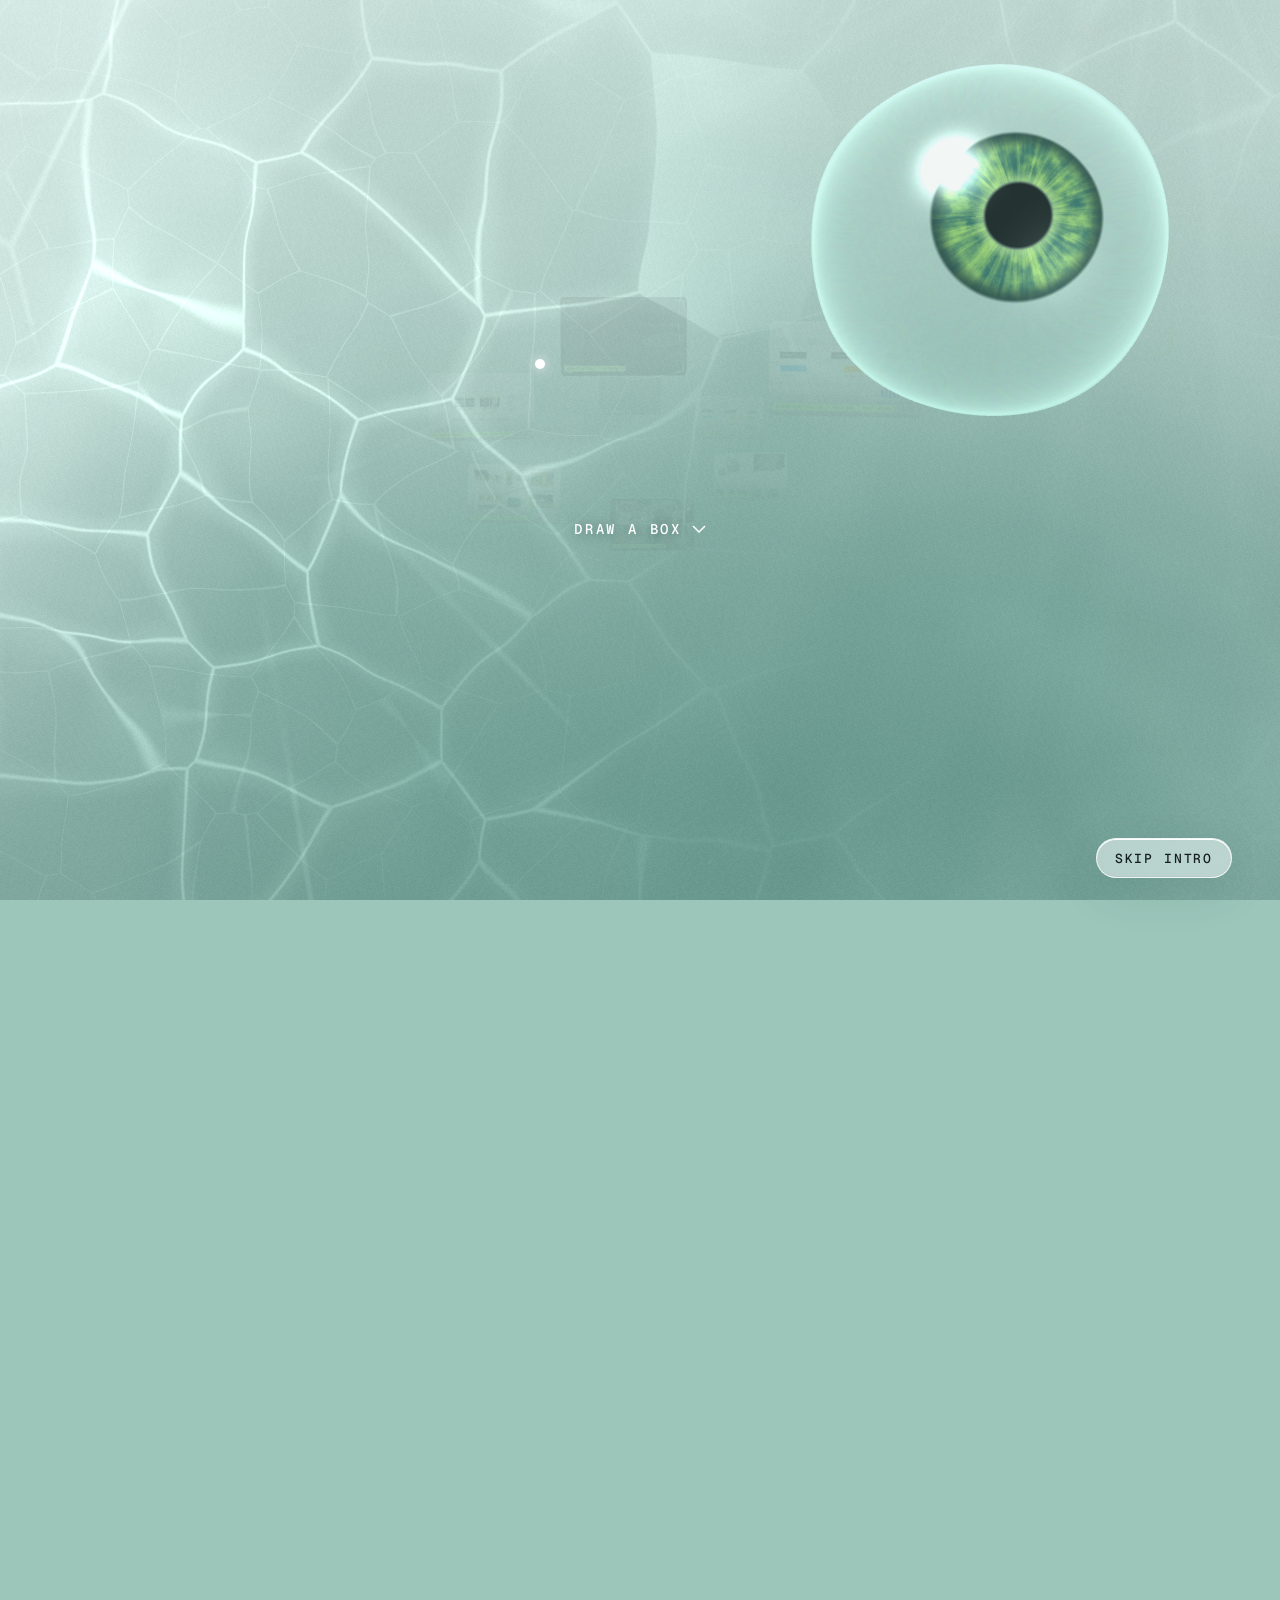
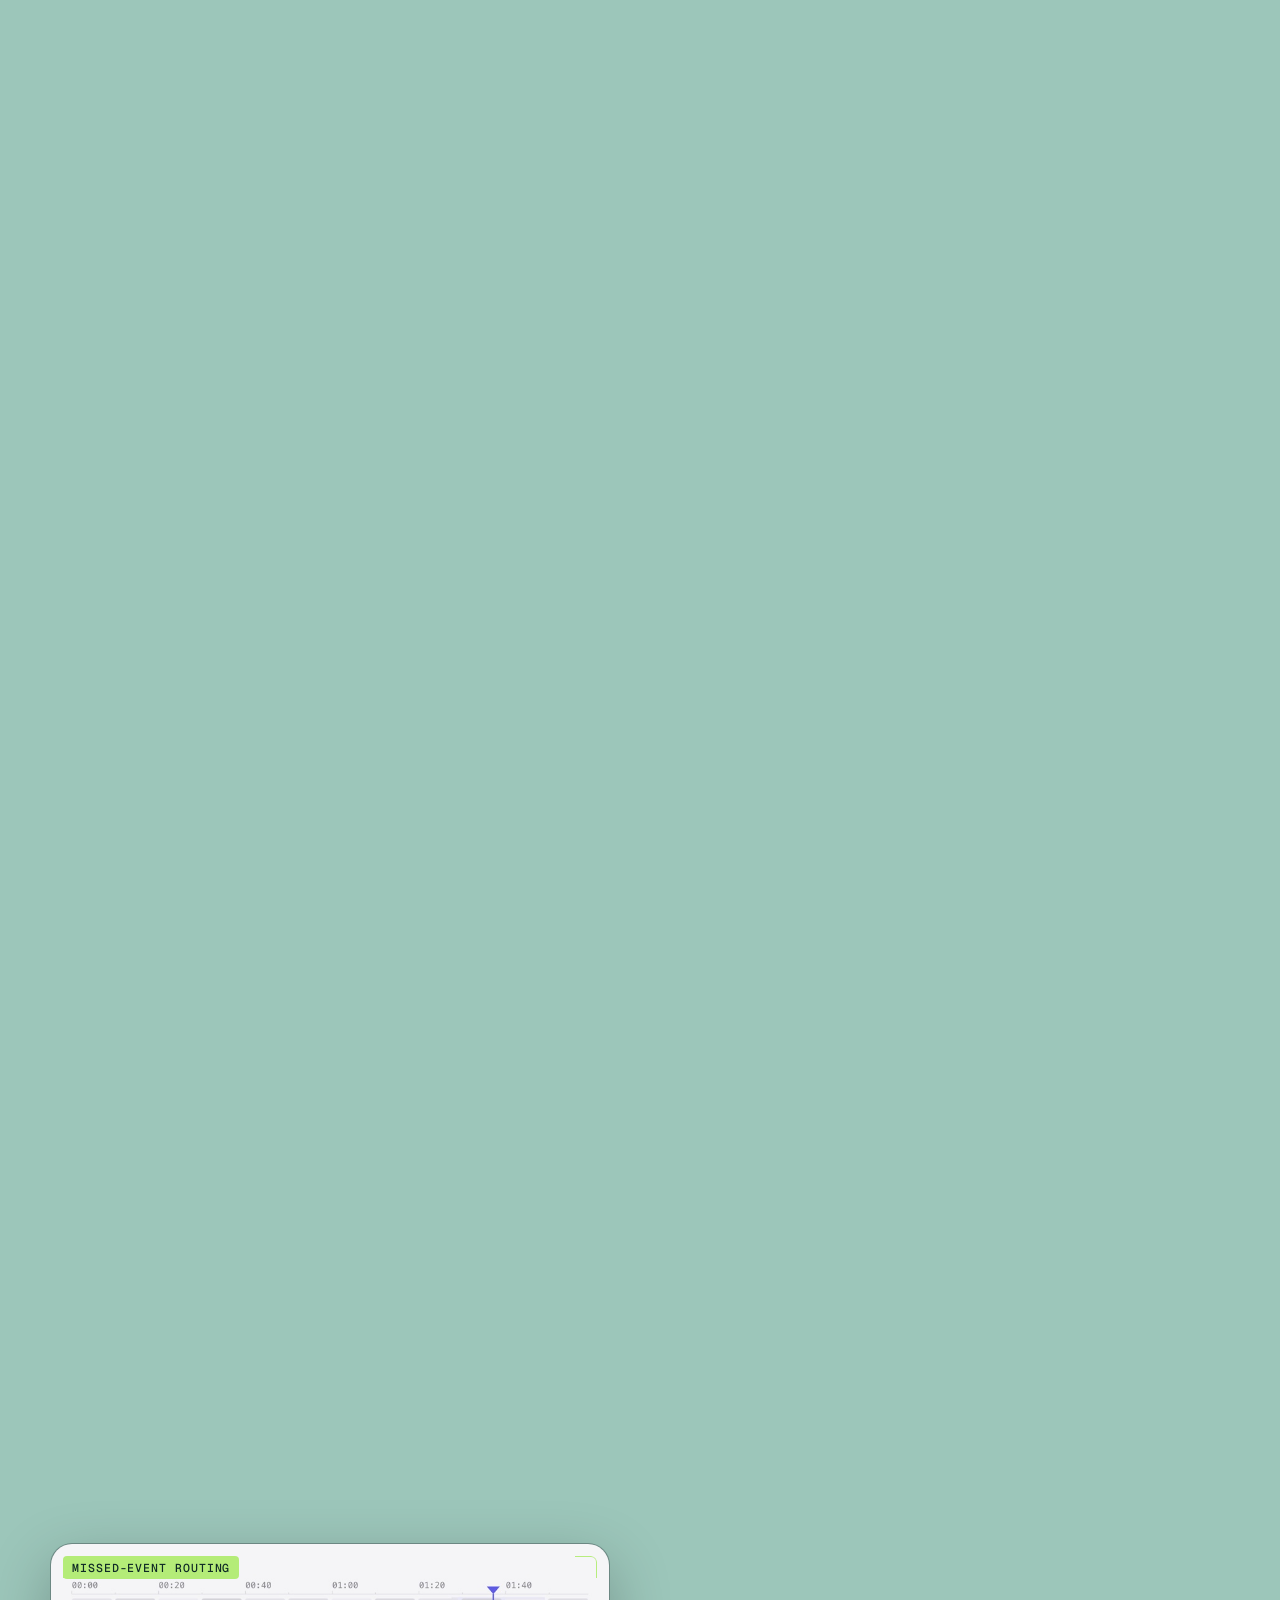
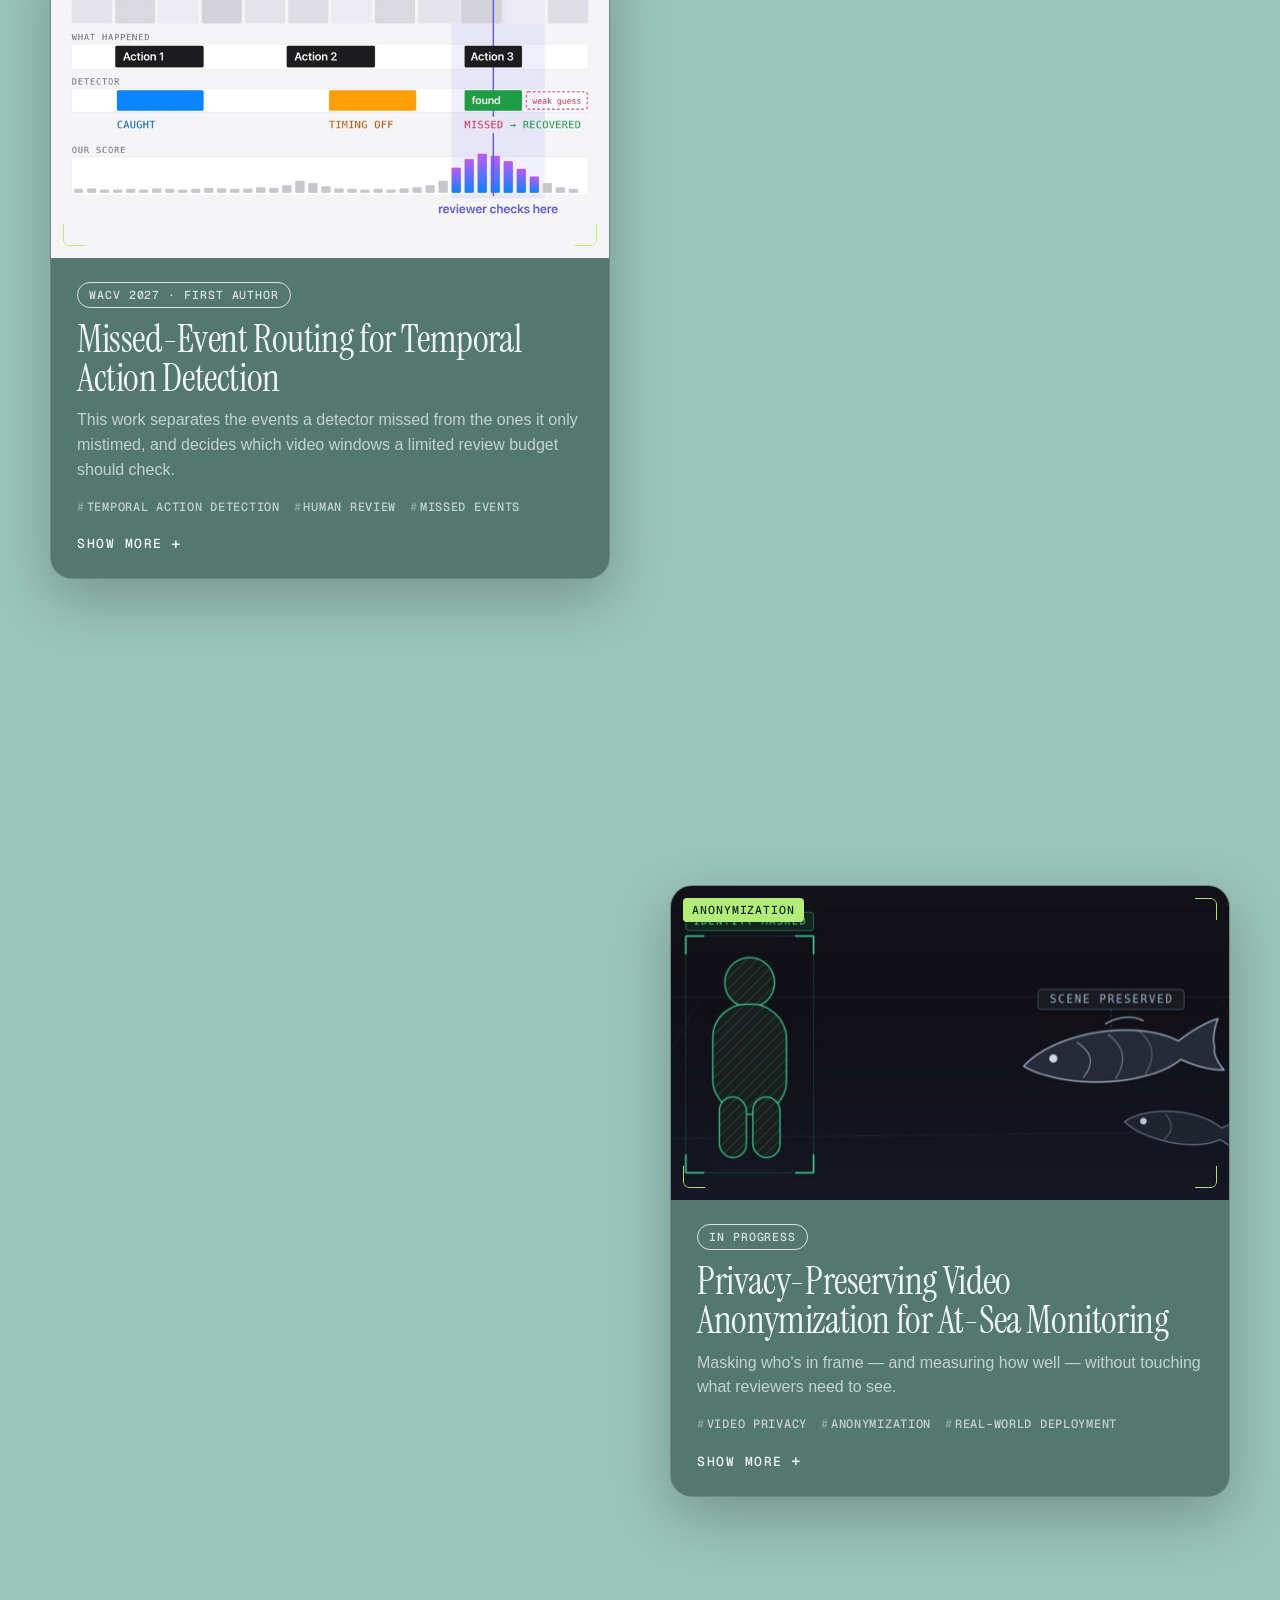
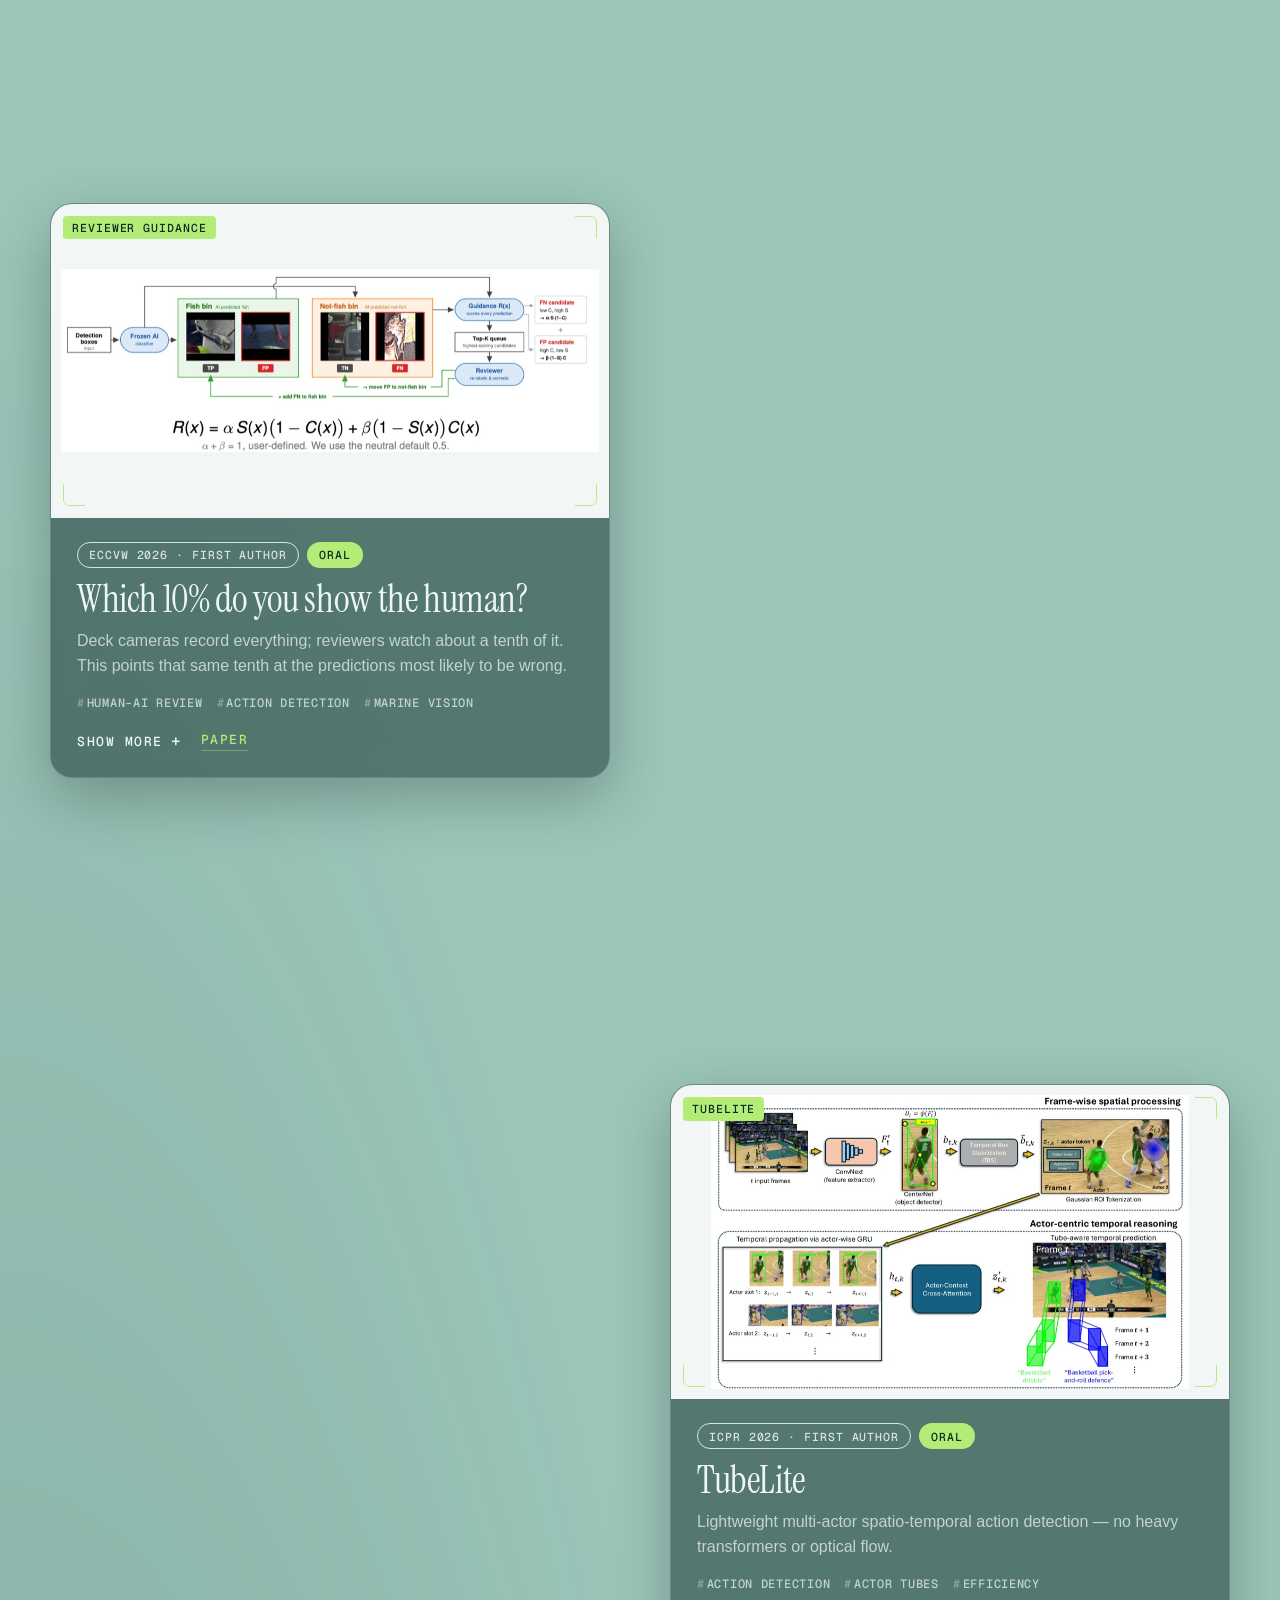
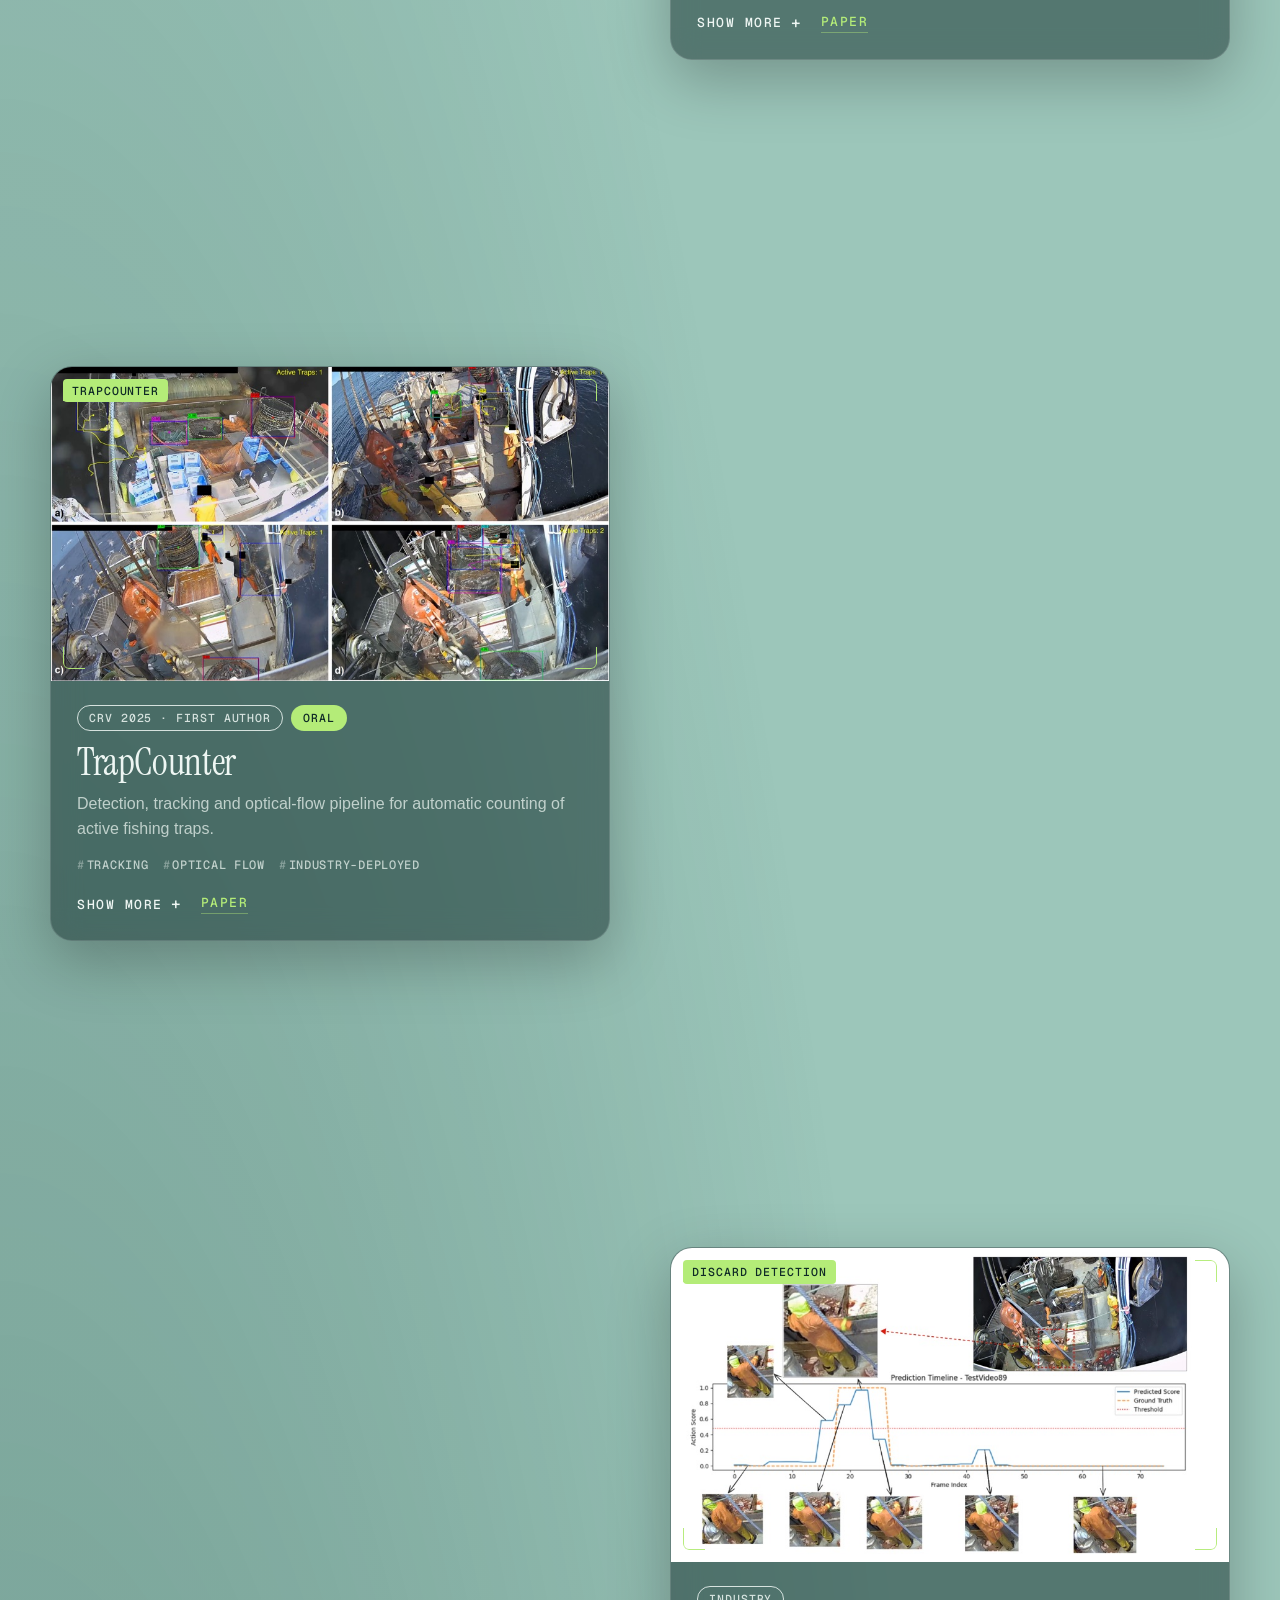
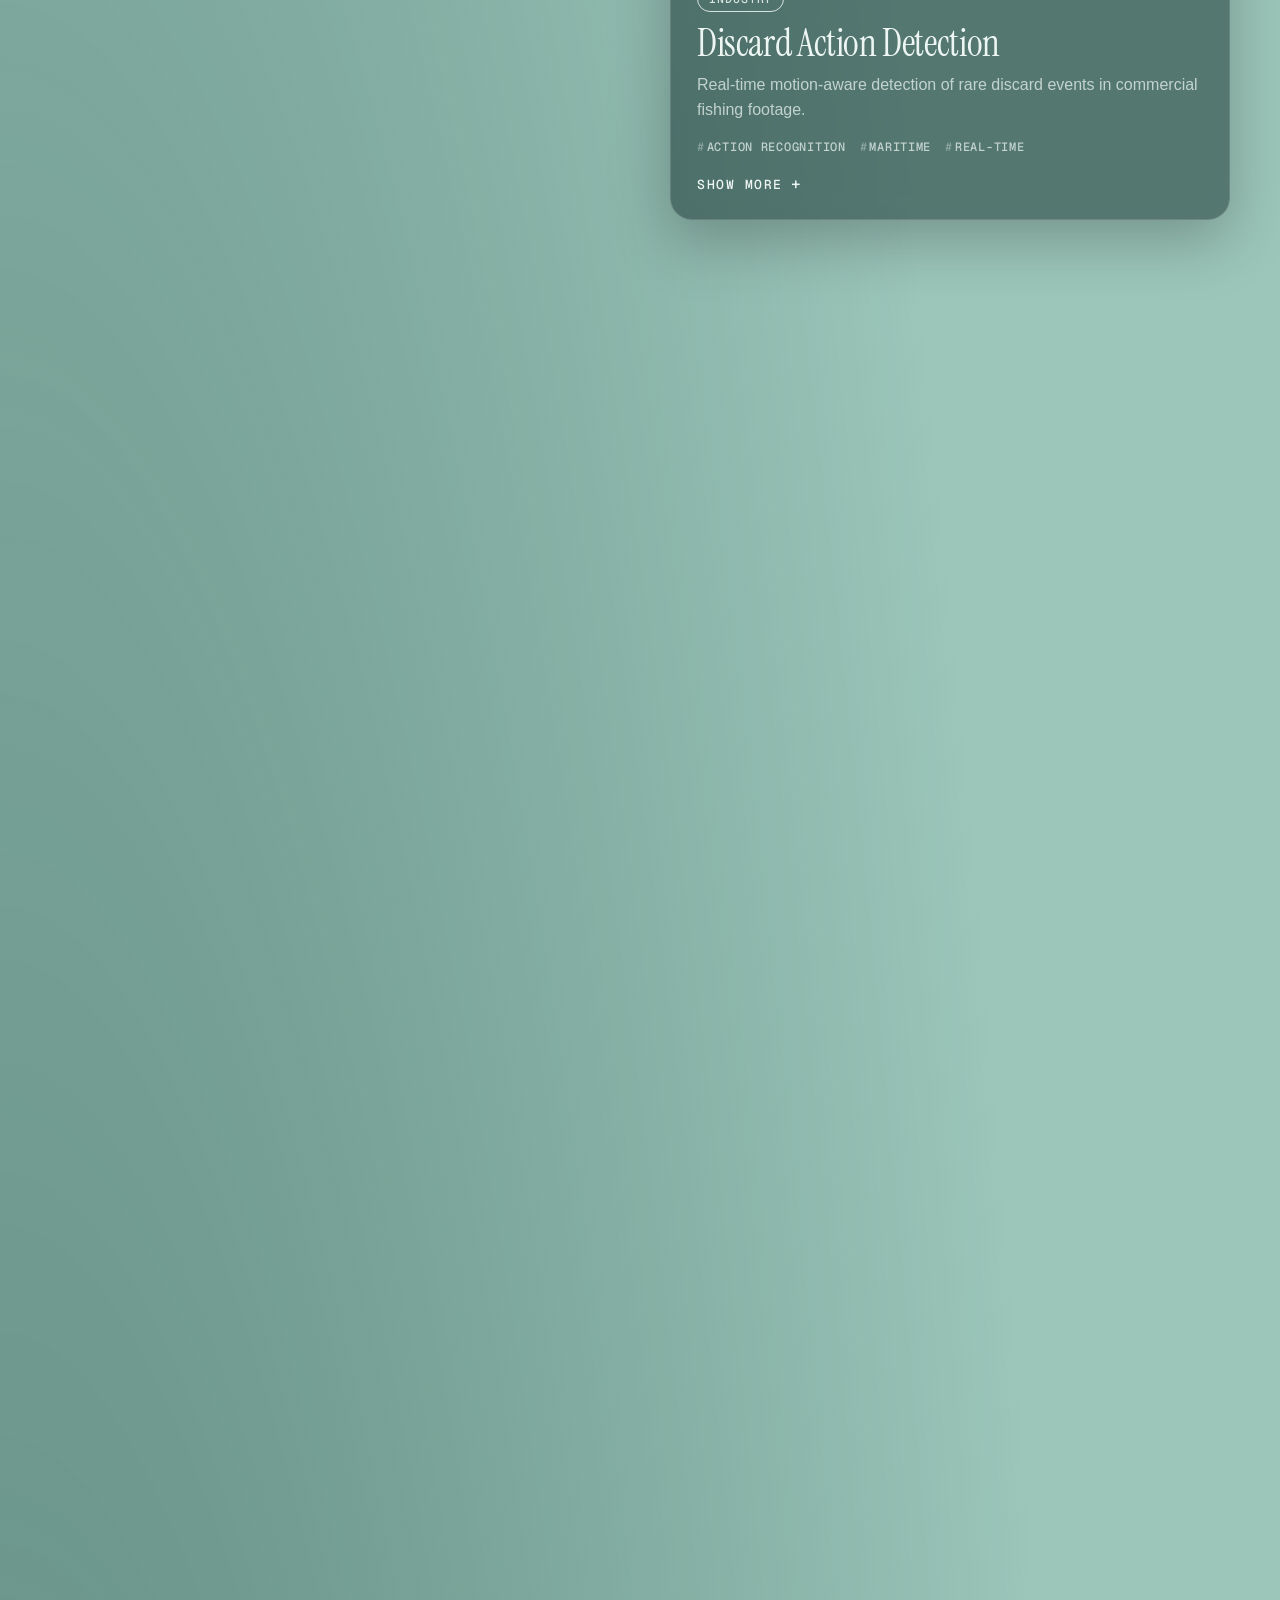
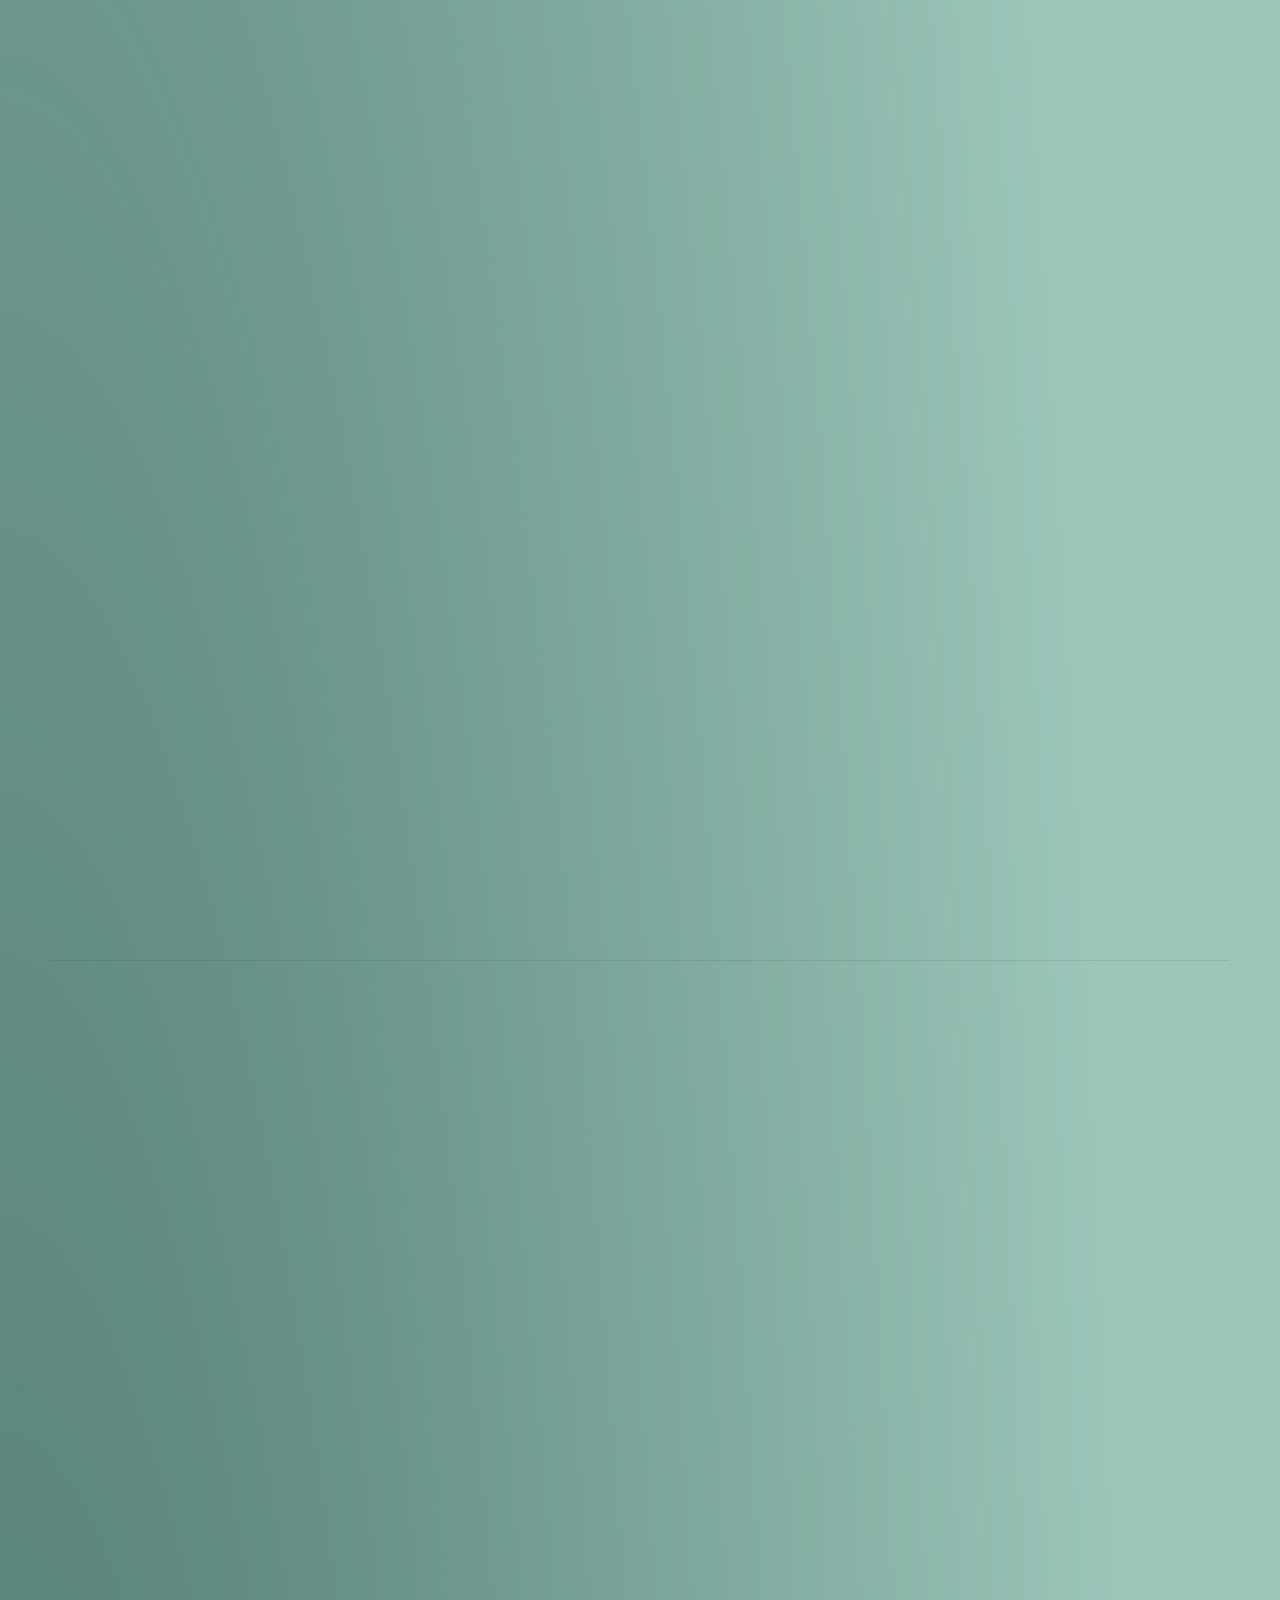
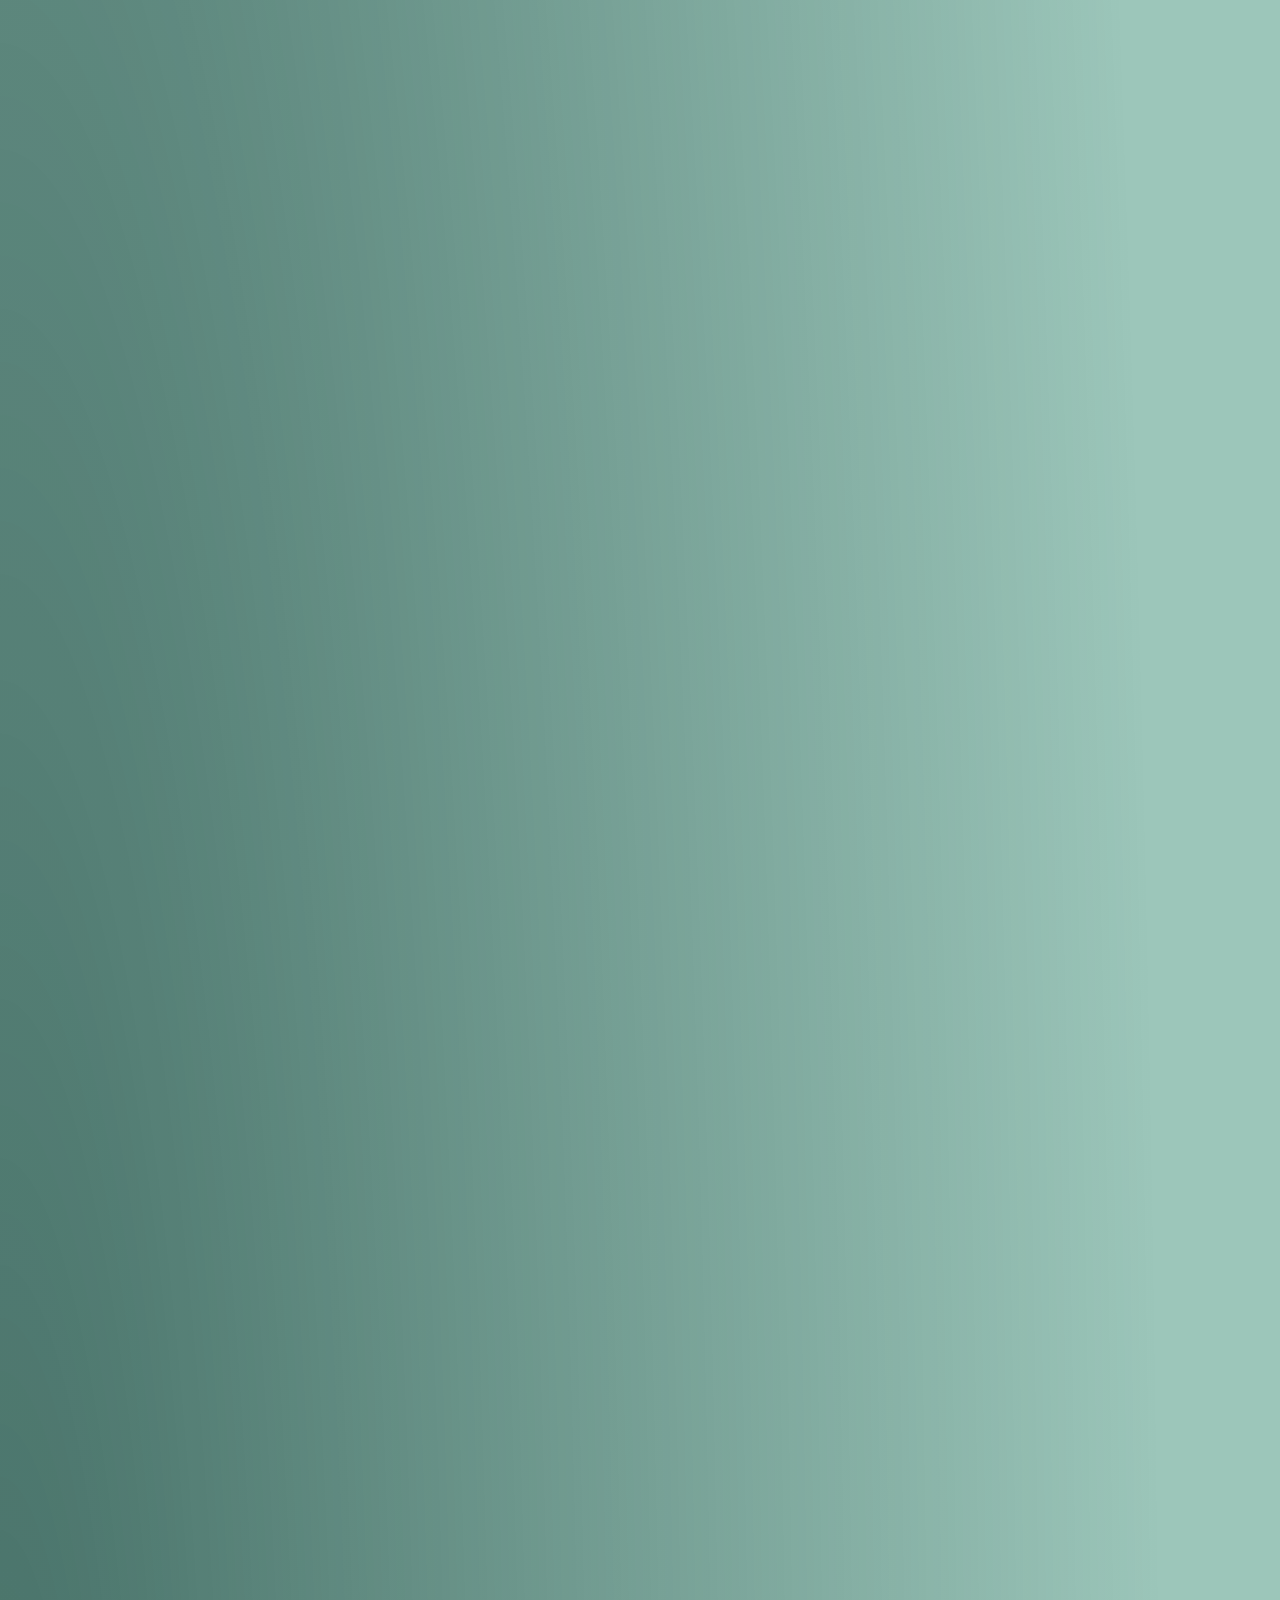
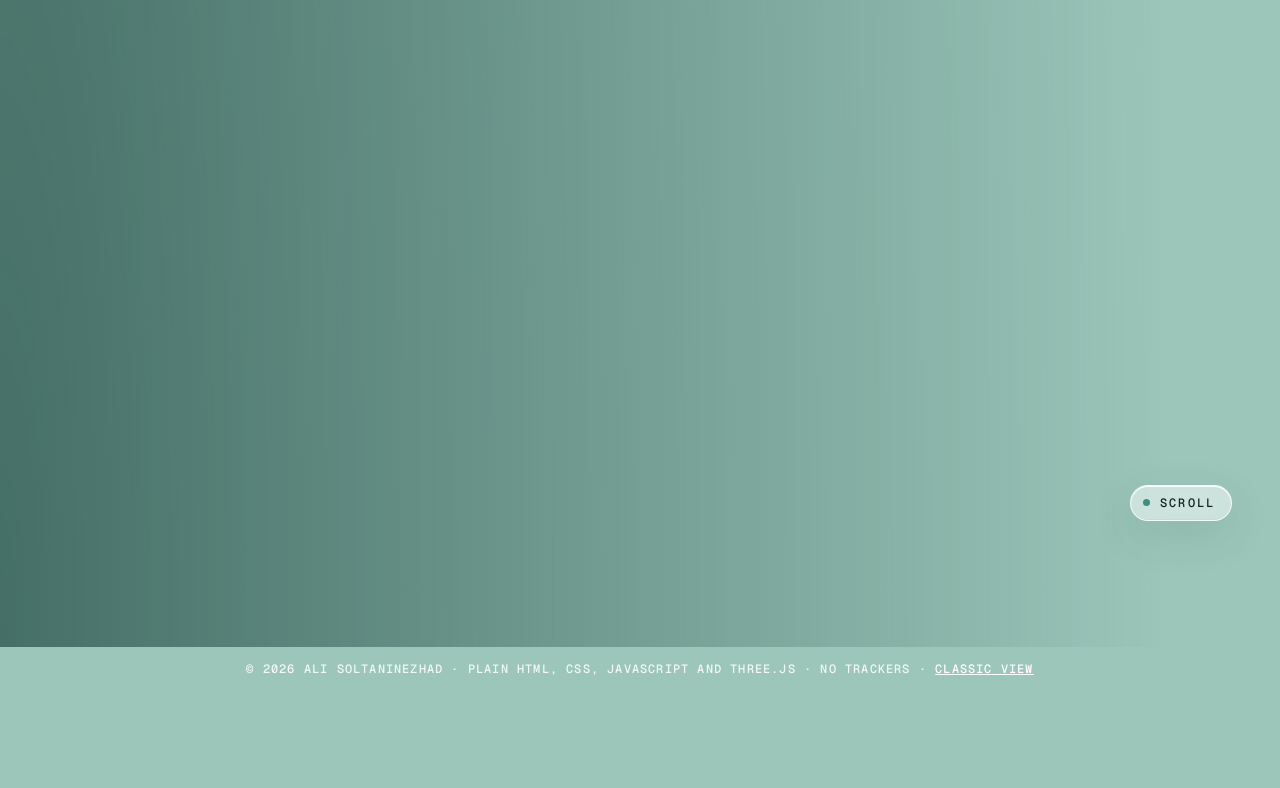
<file: index.html>
<!DOCTYPE html>
<html lang="en">
<head>
  <meta charset="utf-8" />
  <meta name="viewport" content="width=device-width, initial-scale=1, viewport-fit=cover" />
  <title>Ali Soltaninezhad — Computer Vision & Action Detection Researcher</title>
  <meta name="description" content="Ali Soltaninezhad is a PhD candidate at the University of Victoria building lightweight computer vision for video — spatio-temporal action detection, video understanding, and deployable AI that works in the real world." />
  <meta name="author" content="Ali Soltaninezhad" />
  <meta name="robots" content="index, follow, max-image-preview:large" />
  <meta name="keywords" content="Ali Soltaninezhad, computer vision, spatio-temporal action detection, video understanding, action recognition, deep learning, deployable AI, University of Victoria, PhD, FishVue, ECCVW, Marine Vision Workshop, ECCV, WACV" />
  <link rel="canonical" href="https://alisoltani7596.github.io/" />

  <!-- Open Graph / Twitter -->
  <meta property="og:type" content="website" />
  <meta property="og:site_name" content="Ali Soltaninezhad" />
  <meta property="og:title" content="Ali Soltaninezhad — Computer Vision & Action Detection Researcher" />
  <meta property="og:description" content="PhD candidate at the University of Victoria building lightweight computer vision for video — action detection, video understanding, and deployable AI that works in the real world." />
  <meta property="og:url" content="https://alisoltani7596.github.io/" />
  <meta property="og:image" content="https://alisoltani7596.github.io/assets/img/profile.jpg" />
  <meta property="og:image:alt" content="Ali Soltaninezhad — computer vision researcher" />
  <meta name="twitter:card" content="summary_large_image" />
  <meta name="twitter:title" content="Ali Soltaninezhad — Computer Vision & Action Detection Researcher" />
  <meta name="twitter:description" content="PhD candidate at UVic. Lightweight action detection, video understanding, and deployable AI that works in the real world." />
  <meta name="twitter:image" content="https://alisoltani7596.github.io/assets/img/profile.jpg" />
  <meta name="theme-color" content="#9cc6ba" />

  <link rel="icon" href="favicon.svg" type="image/svg+xml" />
  <link rel="preload" href="assets/fonts/instrument-serif-400.woff2" as="font" type="font/woff2" crossorigin />
  <link rel="preload" href="assets/fonts/geist-mono-500.woff2" as="font" type="font/woff2" crossorigin />
  <link rel="modulepreload" href="assets/vendor/three.module.min.js" />
  <link rel="stylesheet" href="assets/css/immersive.css?v=20261019b" />

  <!-- Mark JS as available and decide on the intro before first paint -->
  <script>
    (function () {
      var d = document.documentElement, gate = true;
      d.className += " js";
      try {
        if (sessionStorage.getItem("gate-done")) gate = false;
      } catch (e) {}
      if (location.hash && location.hash !== "#hero") gate = false;
      if (window.matchMedia && matchMedia("(prefers-reduced-motion: reduce)").matches) gate = false;
      if (gate) d.className += " is-gated";
    })();
  </script>

  <!-- JSON-LD Person schema -->
  <script type="application/ld+json">
  {
    "@context": "https://schema.org",
    "@type": "Person",
    "name": "Ali Soltaninezhad",
    "url": "https://alisoltani7596.github.io/",
    "image": "https://alisoltani7596.github.io/assets/img/profile.jpg",
    "jobTitle": "PhD Candidate in Electrical & Computer Engineering",
    "description": "PhD candidate at the University of Victoria researching lightweight spatio-temporal action detection, video understanding, and deployable computer vision for real-world environments.",
    "affiliation": {
      "@type": "CollegeOrUniversity",
      "name": "University of Victoria"
    },
    "knowsAbout": [
      "Computer Vision",
      "Spatio-Temporal Action Detection",
      "Video Understanding",
      "Privacy-Preserving Perception",
      "Deployable AI"
    ],
    "alumniOf": "University of Victoria",
    "email": "mailto:alisoltani7596@gmail.com",
    "sameAs": [
      "https://scholar.google.com/citations?user=51VN5s0AAAAJ&hl=en",
      "https://github.com/alisoltani7596",
      "https://www.linkedin.com/in/alisoltaninezhad",
      "https://www.researchgate.net/profile/Ali-Soltaninezhad-4"
    ]
  }
  </script>
</head>
<body>
  <a class="skip-link" href="#main">Skip to content</a>

  <!-- The scene: one fixed WebGL canvas that repaints for each chapter -->
  <canvas id="gl" aria-hidden="true"></canvas>

  <!-- Intro: count up while assets load, then ask for a bounding box -->
  <div id="gate" class="gate" role="dialog" aria-modal="true" aria-labelledby="gate-hint">
    <div class="gate-count" id="gate-count" aria-hidden="true">00</div>
    <div class="gate-prompt">
      <svg class="gate-demo" viewBox="0 0 200 140" aria-hidden="true">
        <rect x="14" y="14" width="172" height="112" rx="6" />
        <circle r="5" cx="0" cy="0" />
      </svg>
      <p class="gate-hint" id="gate-hint">Draw a box
        <svg viewBox="0 0 14 8" aria-hidden="true"><path d="M1 1L7 7L13 1" /></svg>
      </p>
    </div>
    <svg class="gate-draw" id="gate-draw" aria-hidden="true"></svg>
    <button type="button" class="gate-skip glass" id="gate-skip">Skip intro</button>
  </div>

  <!-- HUD: motion toggle, chapter timeline, detections counter -->
  <header class="hud" aria-label="Page controls">
    <button type="button" class="hud-btn hud-motion glass" id="motion-toggle" aria-pressed="true" aria-label="Pause background animation">
      <svg viewBox="0 0 24 24" aria-hidden="true"><path class="wave" d="M3 12c2-4 4-4 6 0s4 4 6 0 4-4 6 0" /></svg>
    </button>
    <div class="timeline" aria-hidden="true">
      <div class="tl-ruler"><div class="tl-ticks" id="tl-ticks"></div><span class="tl-head"></span></div>
      <div class="tl-label"><span id="tl-chapter">Intro</span><b id="tl-code">00:00:00</b></div>
    </div>
    <div class="hud-pill glass" aria-hidden="true" title="Things on this page you've looked at">
      <svg viewBox="0 0 16 16" aria-hidden="true"><path d="M1 5V1h4M11 1h4v4M15 11v4h-4M5 15H1v-4" /></svg>
      <b id="detections">00</b><span>Detected</span>
    </div>
  </header>

  <!-- Dock: home orb, primary action, menu -->
  <nav class="dock glass" aria-label="Quick actions">
    <a class="dock-orb" href="#hero" aria-label="Back to top"></a>
    <a class="dock-cta" href="#contact">Get in touch</a>
    <button type="button" class="dock-menu" id="menu-open" aria-label="Open menu" aria-expanded="false" aria-controls="menu"><span></span></button>
  </nav>

  <div class="menu" id="menu" role="dialog" aria-modal="true" aria-label="Site menu">
    <div class="menu-top">
      <span class="mono">Ali Soltaninezhad</span>
      <button type="button" class="menu-close" id="menu-close" aria-label="Close menu">×</button>
    </div>
    <ol class="menu-list">
      <li><a href="#research">Research</a></li>
      <li><a href="#about">About</a></li>
      <li><a href="#projects">Projects</a></li>
      <li><a href="#publications">Publications</a></li>
      <li><a href="#teaching">Teaching</a></li>
      <li><a href="#industry">At sea</a></li>
      <li><a href="#contact">Contact</a></li>
    </ol>
    <div class="menu-meta">
      <a href="assets/cv/Ali_Soltaninezhad_CV.pdf" download>Download CV</a>
      <a href="mailto:alisoltani7596@gmail.com">alisoltani7596@gmail.com</a>
      <a href="https://scholar.google.com/citations?user=51VN5s0AAAAJ&hl=en" target="_blank" rel="noopener">Google Scholar</a>
      <a href="https://github.com/alisoltani7596" target="_blank" rel="noopener">GitHub</a>
      <a href="https://www.linkedin.com/in/alisoltaninezhad" target="_blank" rel="noopener">LinkedIn</a>
      <a href="classic.html">Classic view</a>
    </div>
  </div>

  <main id="main">

    <!-- 01 Water: name over the caustics, the glass eye follows the cursor -->
    <section id="hero" class="hero" data-stage="water" data-label="Intro">
      <div class="hero-inner">
        <a class="hero-news glass reveal" href="#publications"><b>New</b>Accepted at WACV 2027</a>
        <p class="hero-eyebrow mono reveal">PhD candidate · University of Victoria</p>
        <h1 class="hero-name reveal">Ali <em>Soltaninezhad</em></h1>
        <div class="hero-ctas reveal">
          <a class="btn btn--ink" href="#projects">See the research</a>
          <a class="btn btn--glass glass" href="assets/cv/Ali_Soltaninezhad_CV.pdf" download>
            <svg viewBox="0 0 16 16" aria-hidden="true"><path d="M8 2v9M4 7l4 4 4-4M2 14h12" /></svg>Download CV
          </a>
        </div>
      </div>
      <span class="scroll-cue glass" aria-hidden="true"><i></i>SCROLL</span>
    </section>

    <!-- 02 White: the claim, set large -->
    <section id="thesis" class="stage thesis" data-stage="white" data-label="Thesis">
      <div class="container">
        <h2 class="thesis-line reveal"><span>Computer vision</span><span>that works in the real world.</span></h2>
        <p class="thesis-cap mono reveal">Everything a model sees, and the small part worth a person’s attention.</p>
      </div>
    </section>

    <!-- 03 Sky: research threads, detection boxes drift like petals -->
    <section id="research" class="stage" data-stage="sky" data-label="Research">
      <div class="container">
        <p class="eyebrow mono reveal">Research</p>
        <h2 class="title title--grad reveal">Perception that holds up <em>outside the lab.</em></h2>
        <p class="lede reveal">Five threads, one goal: video models that are fast enough, light enough, and robust enough to leave the cluster.</p>
        <div class="threads">
          <article class="thread glass brackets reveal" data-detect>
            <h3>Spatio-temporal action detection</h3>
            <p>Localizing who does what, and when, efficiently across long videos.</p>
          </article>
          <article class="thread glass brackets reveal" data-detect>
            <h3>Video understanding</h3>
            <p>Motion-aware models that reason about events, not just frames.</p>
          </article>
          <article class="thread glass brackets reveal" data-detect>
            <h3>Privacy-preserving perception</h3>
            <p>Recognizing actions while protecting the identity of the people in frame.</p>
          </article>
          <article class="thread glass brackets reveal" data-detect>
            <h3>Environmental monitoring AI</h3>
            <p>Deployable perception for maritime and ecological monitoring.</p>
          </article>
          <article class="thread glass brackets reveal" data-detect>
            <h3>Medical image processing</h3>
            <p>Robust analysis pipelines for clinical and biomedical imaging.</p>
          </article>
        </div>
      </div>
    </section>

    <!-- 04 Sky: about -->
    <section id="about" class="stage" data-stage="sky" data-label="About">
      <div class="container">
        <p class="eyebrow mono reveal">About</p>
        <h2 class="title title--grad reveal">Machine perception that survives <em>the messy parts.</em></h2>
        <div class="about">
          <div class="about-prose glass reveal">
            <p>I'm a PhD candidate in Electrical and Computer Engineering at the <a href="https://www.uvic.ca/" target="_blank" rel="noopener">University of Victoria</a>, in <a href="https://www.branzanalbu.com/" target="_blank" rel="noopener">Dr. Alexandra Branzan Albu</a>'s Computer Vision Lab. I teach machines to read what people are doing in video, fast enough and light enough to run outside a research cluster.</p>
            <p>In practice that means spatio-temporal action detection, motion-aware video understanding, privacy-preserving perception, and models built to hold up in the wild.</p>
            <p>The work has left the lab. First author at WACV 2027, and of three oral papers: ECCVW 2026 (the 2nd Marine Vision Workshop at ECCV), ICPR 2026 and CRV 2025. It also powers <a href="https://www.archipelago.ca/" target="_blank" rel="noopener">Archipelago Marine Research</a>'s FishVue platform, which took the <a href="https://www.archipelago.ca/archipelago-wins-innovative-excellence-viatec-2026-fishvue-ai" target="_blank" rel="noopener">2026 VIATEC Innovative Excellence Award</a>. I taught UVic's Medical Image Processing course (ECE 435 / BME 403) as sole instructor from January to April 2026, supported by a $10,000 President's Fellowship in Research-Enriched Teaching.</p>
            <p>What I care about is computer vision that survives the messy parts: the open sea, bad light, occlusion, motion blur. Not just a clean benchmark. If that sounds like your problem too, let's talk.</p>
          </div>
          <aside class="facts glass reveal" aria-label="At a glance" data-detect>
            <div class="facts-head">
              <img src="assets/img/profile.jpg" alt="" width="56" height="56" loading="lazy" decoding="async" />
              <div><strong>Ali Soltaninezhad</strong><span>Victoria, BC, Canada</span></div>
            </div>
            <dl>
              <div><dt>Program</dt><dd>PhD, Electrical &amp; Computer Engineering</dd></div>
              <div><dt>University</dt><dd>University of Victoria</dd></div>
              <div><dt>Supervisor</dt><dd>Dr. Alexandra Branzan Albu</dd></div>
              <div><dt>GPA</dt><dd>9.0 / 9.0</dd></div>
              <div><dt>First author</dt><dd>WACV 2027 · ECCVW 2026 · ICPR 2026 · CRV 2025</dd></div>
            </dl>
          </aside>
        </div>
      </div>
    </section>

    <!-- 05 Tunnel: fly through the project frames -->
    <section id="projects" class="stage on-dark" data-stage="tunnel" data-label="Projects">
      <div class="container">
        <div class="projects-head">
          <p class="eyebrow mono reveal">Selected projects</p>
          <h2 class="title reveal">Built to run <em>where it's hard.</em></h2>
          <p class="lede reveal">From reviewer guidance to lightweight action detection and privacy on working vessels.</p>
        </div>
        <ol class="reel" id="projects-list">
          <li class="lede">Loading projects…</li>
        </ol>
        <noscript><p class="lede">Project details require JavaScript. See <a href="data/projects.json">projects.json</a>.</p></noscript>
      </div>
    </section>

    <!-- 06 Paper: publications -->
    <section id="publications" class="stage paper-sec" data-stage="paper" data-label="Papers">
      <div class="container">
        <p class="eyebrow mono reveal">Publications</p>
        <h2 class="title title--grad reveal">First author at WACV, ECCVW, ICPR <em>and CRV.</em></h2>
        <p class="lede reveal">Peer-reviewed work on action detection, at-sea monitoring, and video understanding. The ECCVW, ICPR and CRV papers were oral presentations.</p>
        <div class="pub-controls reveal">
          <div class="seg" id="pub-type-filters" role="group" aria-label="Publication type">
            <button type="button" class="is-active" data-type="all" aria-pressed="true">All</button>
            <button type="button" data-type="Journal" aria-pressed="false">Journal</button>
            <button type="button" data-type="Conference" aria-pressed="false">Conference</button>
          </div>
          <label>
            <span class="visually-hidden">Filter by year</span>
            <select id="pub-year-filter" class="select">
              <option value="all">All years</option>
            </select>
          </label>
        </div>
        <ol id="publications-list" class="pub-list reveal">
          <li class="pub-empty">Loading publications…</li>
        </ol>
        <noscript><p class="lede">The publication list requires JavaScript. See <a href="data/publications.json">publications.json</a>.</p></noscript>
      </div>
    </section>

    <!-- 07 Paper: teaching -->
    <section id="teaching" class="stage paper-sec" data-stage="paper" data-label="Teaching">
      <div class="container">
        <p class="eyebrow mono reveal">Teaching</p>
        <h2 class="title title--grad reveal">Instructor for Medical Image Processing <em>at UVic.</em></h2>
        <div class="rows">
          <div class="row reveal" data-detect>
            <p class="row-when mono">Jan – Apr 2026</p>
            <div>
              <h3>Course instructor</h3>
              <p>ECE 435 / BME 403, Medical Image Processing. University of Victoria.</p>
            </div>
          </div>
          <div class="row reveal" data-detect>
            <p class="row-when mono">2024 – 2026</p>
            <div>
              <h3>Super teaching assistant</h3>
              <p>ECE 471, Computer Vision (2024) · ECE 537, Applied Data Analysis (2025, 2026).</p>
            </div>
          </div>
          <div class="row reveal" data-detect>
            <p class="row-when mono">2023 – 2026</p>
            <div>
              <h3>Lab instructor and teaching assistant</h3>
              <p>Control Systems, Digital Design, VLSI Systems, Electronic Circuits, Signals &amp; Systems. University of Victoria.</p>
            </div>
          </div>
        </div>
      </div>
    </section>

    <!-- 08 Paper: honors -->
    <section id="honors" class="stage paper-sec" data-stage="paper" data-label="Honors">
      <div class="container">
        <p class="eyebrow mono reveal">Honors &amp; awards</p>
        <h2 class="title title--grad reveal">Fellowship and <em>national rankings.</em></h2>
        <div class="stats">
          <div class="stat reveal" data-detect>
            <p class="stat-num">$10K</p>
            <h3>President's Fellowship</h3>
            <p>Research-Enriched Teaching, 2025.</p>
          </div>
          <div class="stat reveal" data-detect>
            <p class="stat-num">Top 1%</p>
            <h3>National BSc entrance exam</h3>
            <p>Ranked in the top 1% nationally.</p>
          </div>
          <div class="stat reveal" data-detect>
            <p class="stat-num">Top 3%</p>
            <h3>National MSc entrance exam</h3>
            <p>Ranked in the top 3% nationally.</p>
          </div>
        </div>
      </div>
    </section>

    <!-- 09 Deep water: industry impact -->
    <section id="industry" class="stage on-dark" data-stage="sea" data-label="At sea">
      <div class="container sea">
        <div>
          <p class="eyebrow mono reveal">Industry impact</p>
          <h2 class="title reveal">Running at sea. <em>Not on a benchmark.</em></h2>
          <p class="lede reveal">My research feeds <a href="https://www.archipelago.ca/" target="_blank" rel="noopener">Archipelago Marine Research</a>'s FishVue, the platform that automates catch and compliance monitoring on commercial fishing vessels. It helped FishVue win the 2026 VIATEC Innovative Excellence Award.</p>
          <a class="btn btn--glass glass reveal" href="https://www.archipelago.ca/archipelago-wins-innovative-excellence-viatec-2026-fishvue-ai" target="_blank" rel="noopener">Read about the award</a>
        </div>
        <figure class="sea-frame glass glass--dark reveal" data-detect>
          <span class="shot-tag">TrapCounter · deck cam</span>
          <img src="assets/img/fishvue-deck.jpg" alt="Four deck-camera views from fishing vessels with traps detected, tracked and counted" width="1800" height="1023" loading="lazy" decoding="async" />
          <figcaption>TrapCounter output on deck cameras: detection, tracking and optical flow counting active traps.</figcaption>
        </figure>
      </div>
    </section>

    <!-- 10 Water again: contact; click the water to make ripples -->
    <section id="contact" class="stage contact" data-stage="ripple" data-label="Contact">
      <div class="container">
        <p class="eyebrow mono reveal">Contact</p>
        <h2 class="title reveal">Let's build something <em>that works.</em></h2>
        <p class="lede reveal">Working on video understanding, deployable computer vision, or perception in messy real-world conditions? Email is the fastest way to reach me. I read every note.</p>
        <div class="contact-actions reveal">
          <a class="btn btn--ink" href="mailto:alisoltani7596@gmail.com">alisoltani7596@gmail.com</a>
          <a class="btn btn--glass glass" href="assets/cv/Ali_Soltaninezhad_CV.pdf" download>Download CV</a>
        </div>
        <div class="profiles reveal">
          <a class="glass" href="https://scholar.google.com/citations?user=51VN5s0AAAAJ&hl=en" target="_blank" rel="noopener">Google Scholar</a>
          <a class="glass" href="https://github.com/alisoltani7596" target="_blank" rel="noopener">GitHub</a>
          <a class="glass" href="https://www.linkedin.com/in/alisoltaninezhad" target="_blank" rel="noopener">LinkedIn</a>
          <a class="glass" href="https://www.researchgate.net/profile/Ali-Soltaninezhad-4" target="_blank" rel="noopener">ResearchGate</a>
        </div>
        <p class="coords mono reveal">Victoria, BC, Canada · 48.46° N, 123.31° W</p>
      </div>
    </section>
  </main>

  <footer class="footer">
    <p>© <span id="year">2026</span> Ali Soltaninezhad · Plain HTML, CSS, JavaScript and three.js · No trackers · <a href="classic.html">Classic view</a></p>
  </footer>

  <script type="module" src="assets/js/experience.js?v=20261018"></script>
  <script src="assets/js/publications.js?v=20260908" defer></script>
</body>
</html>
</file>
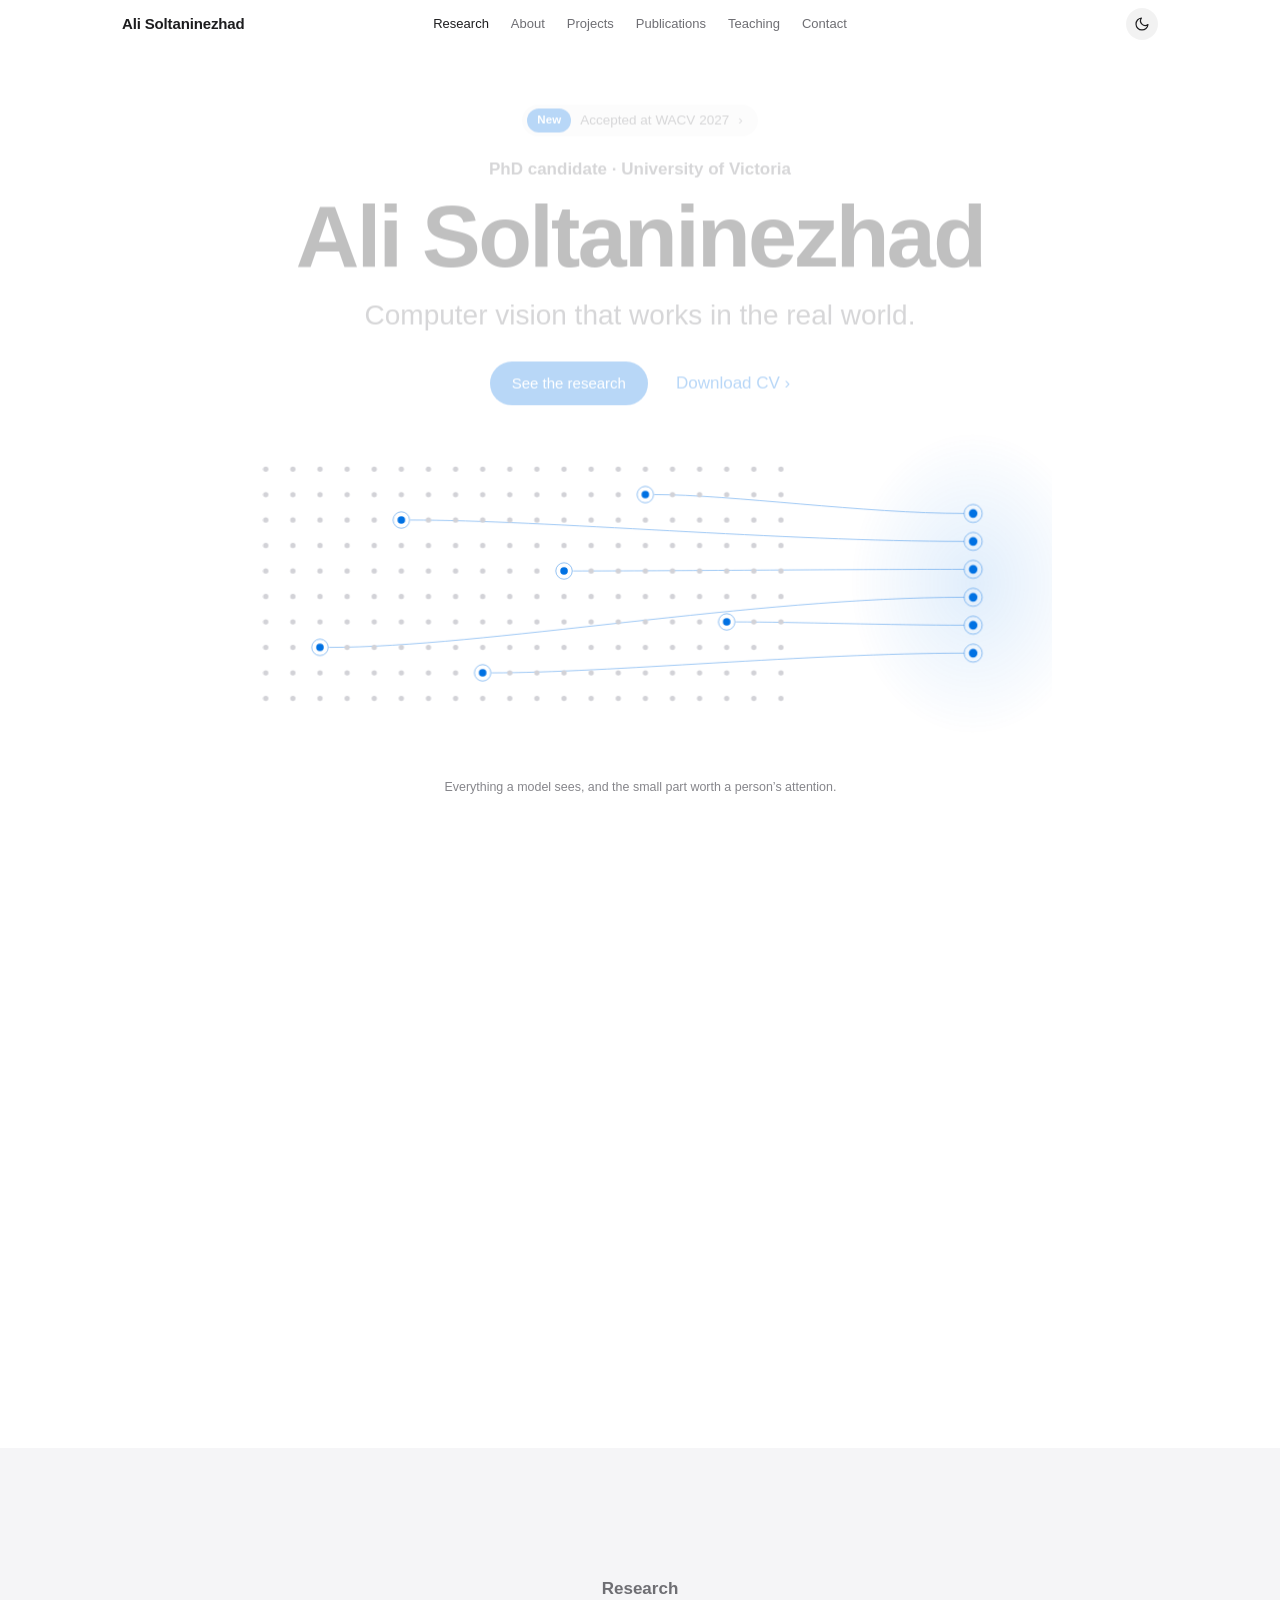
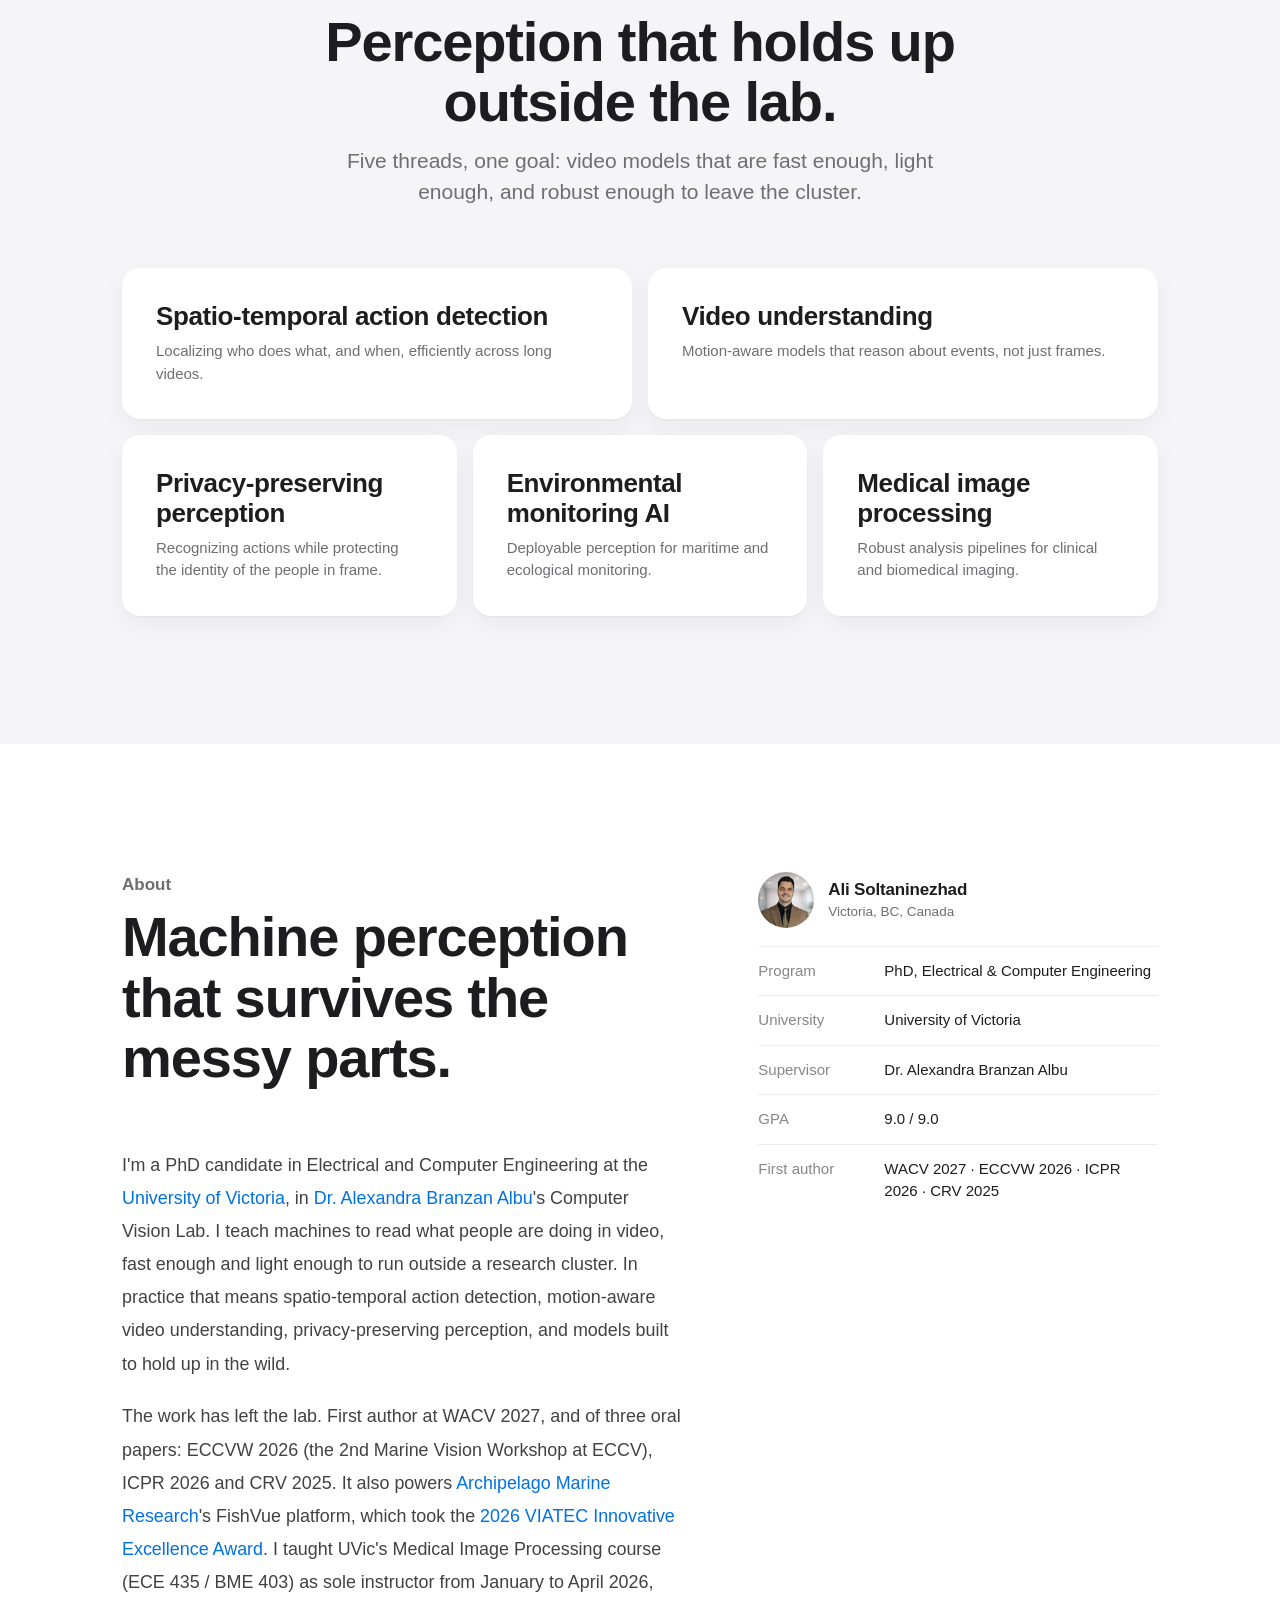
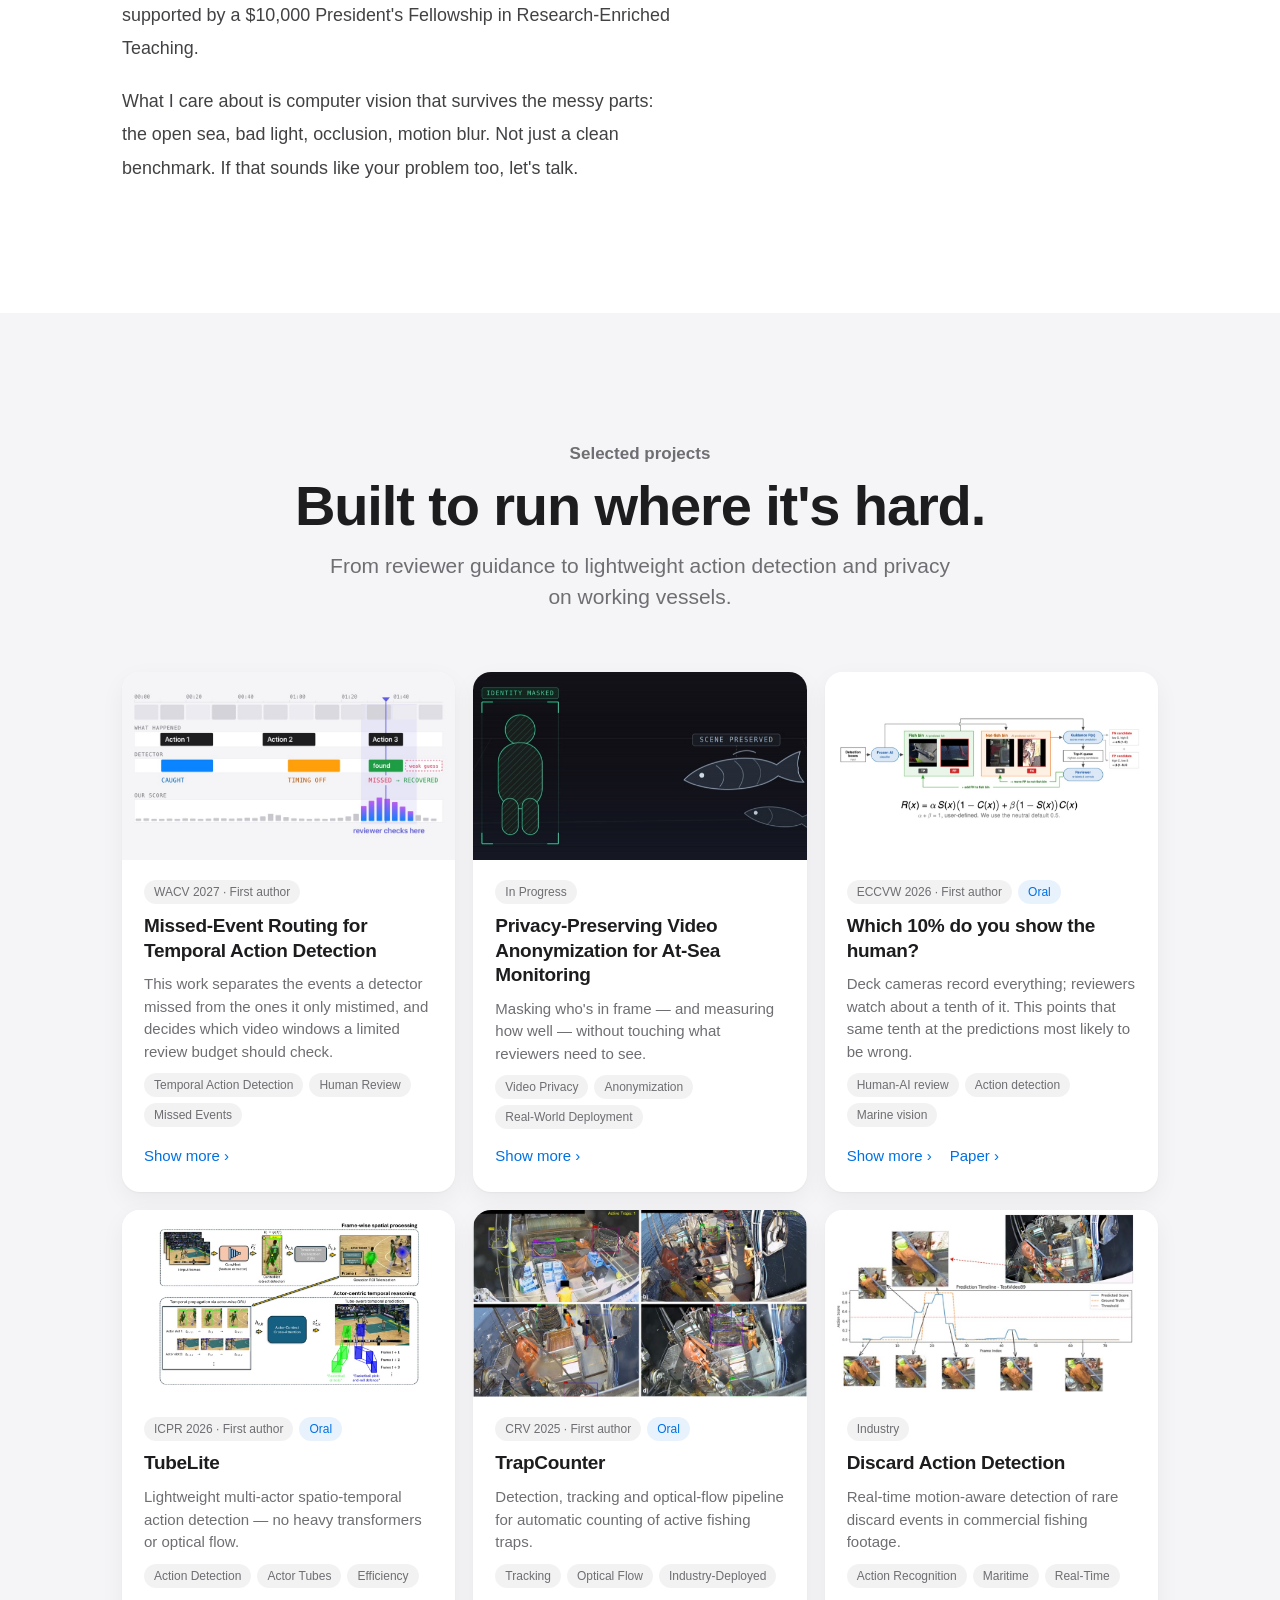
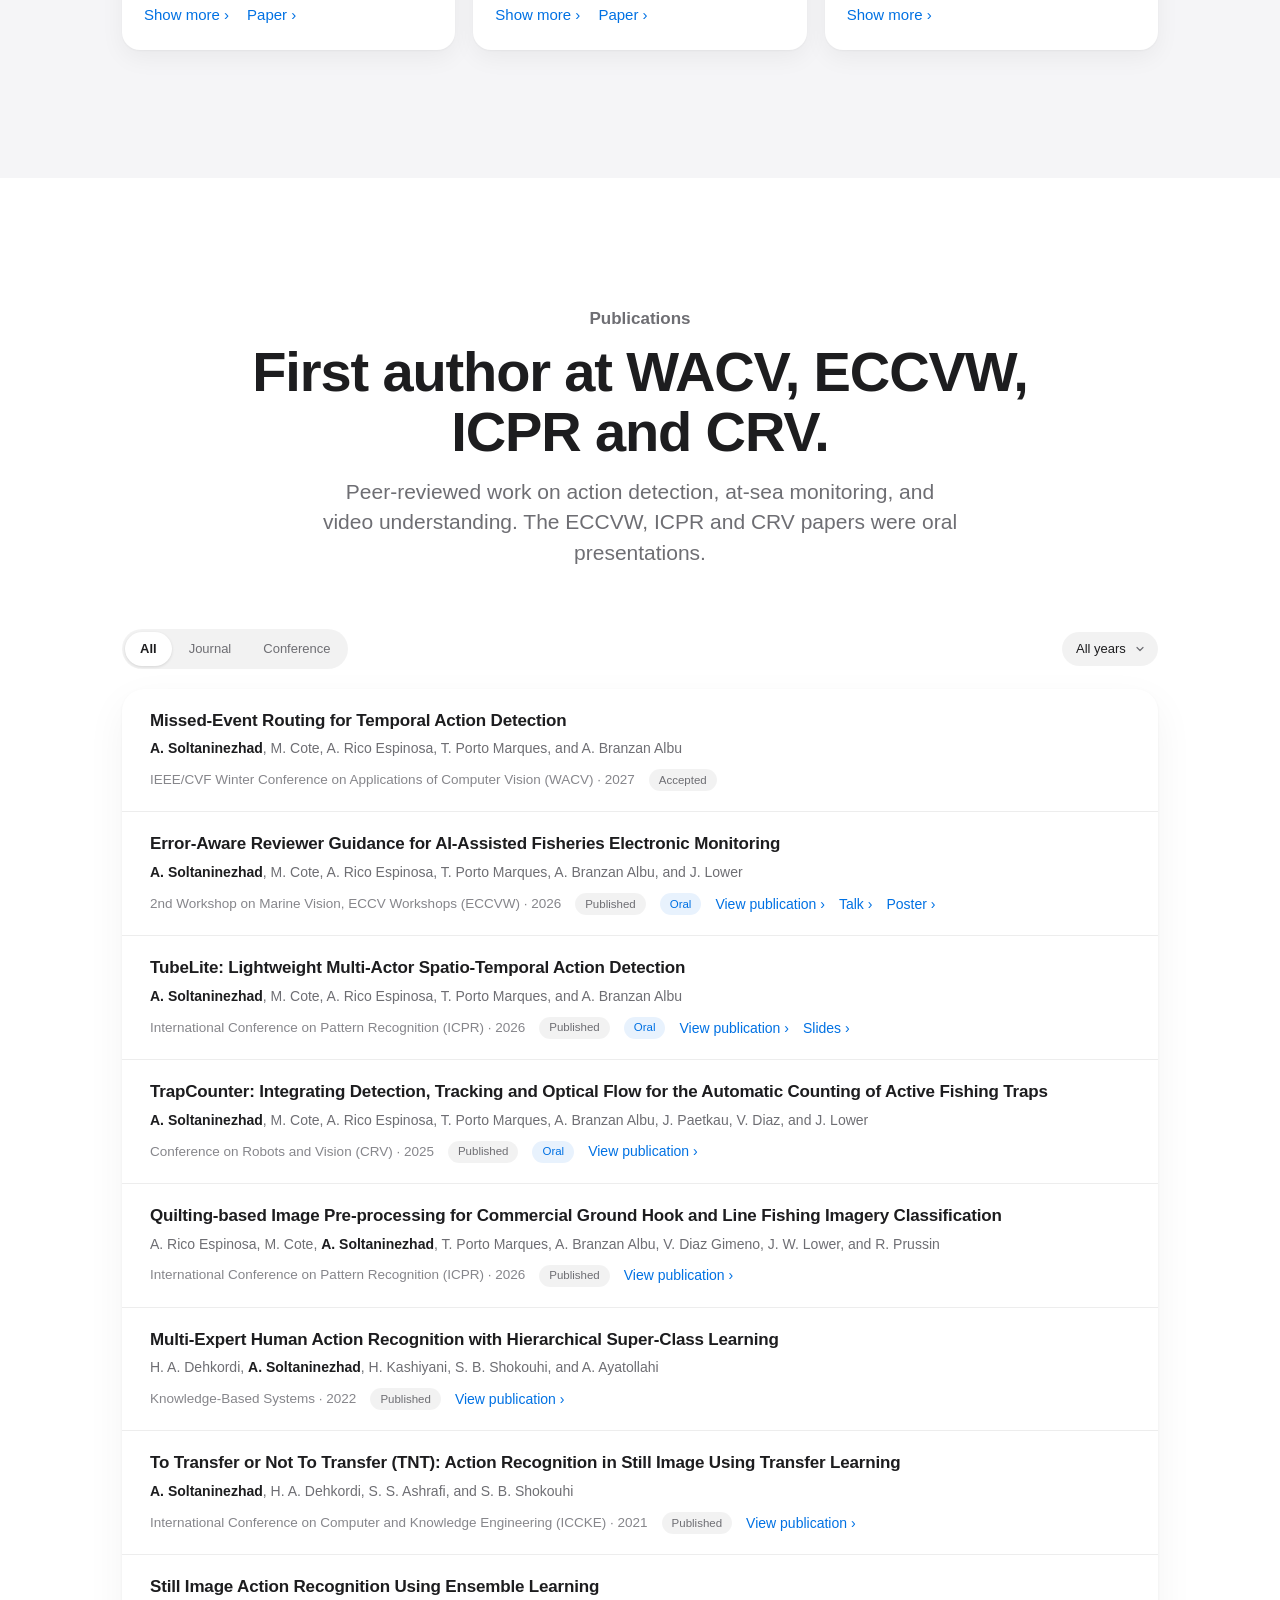
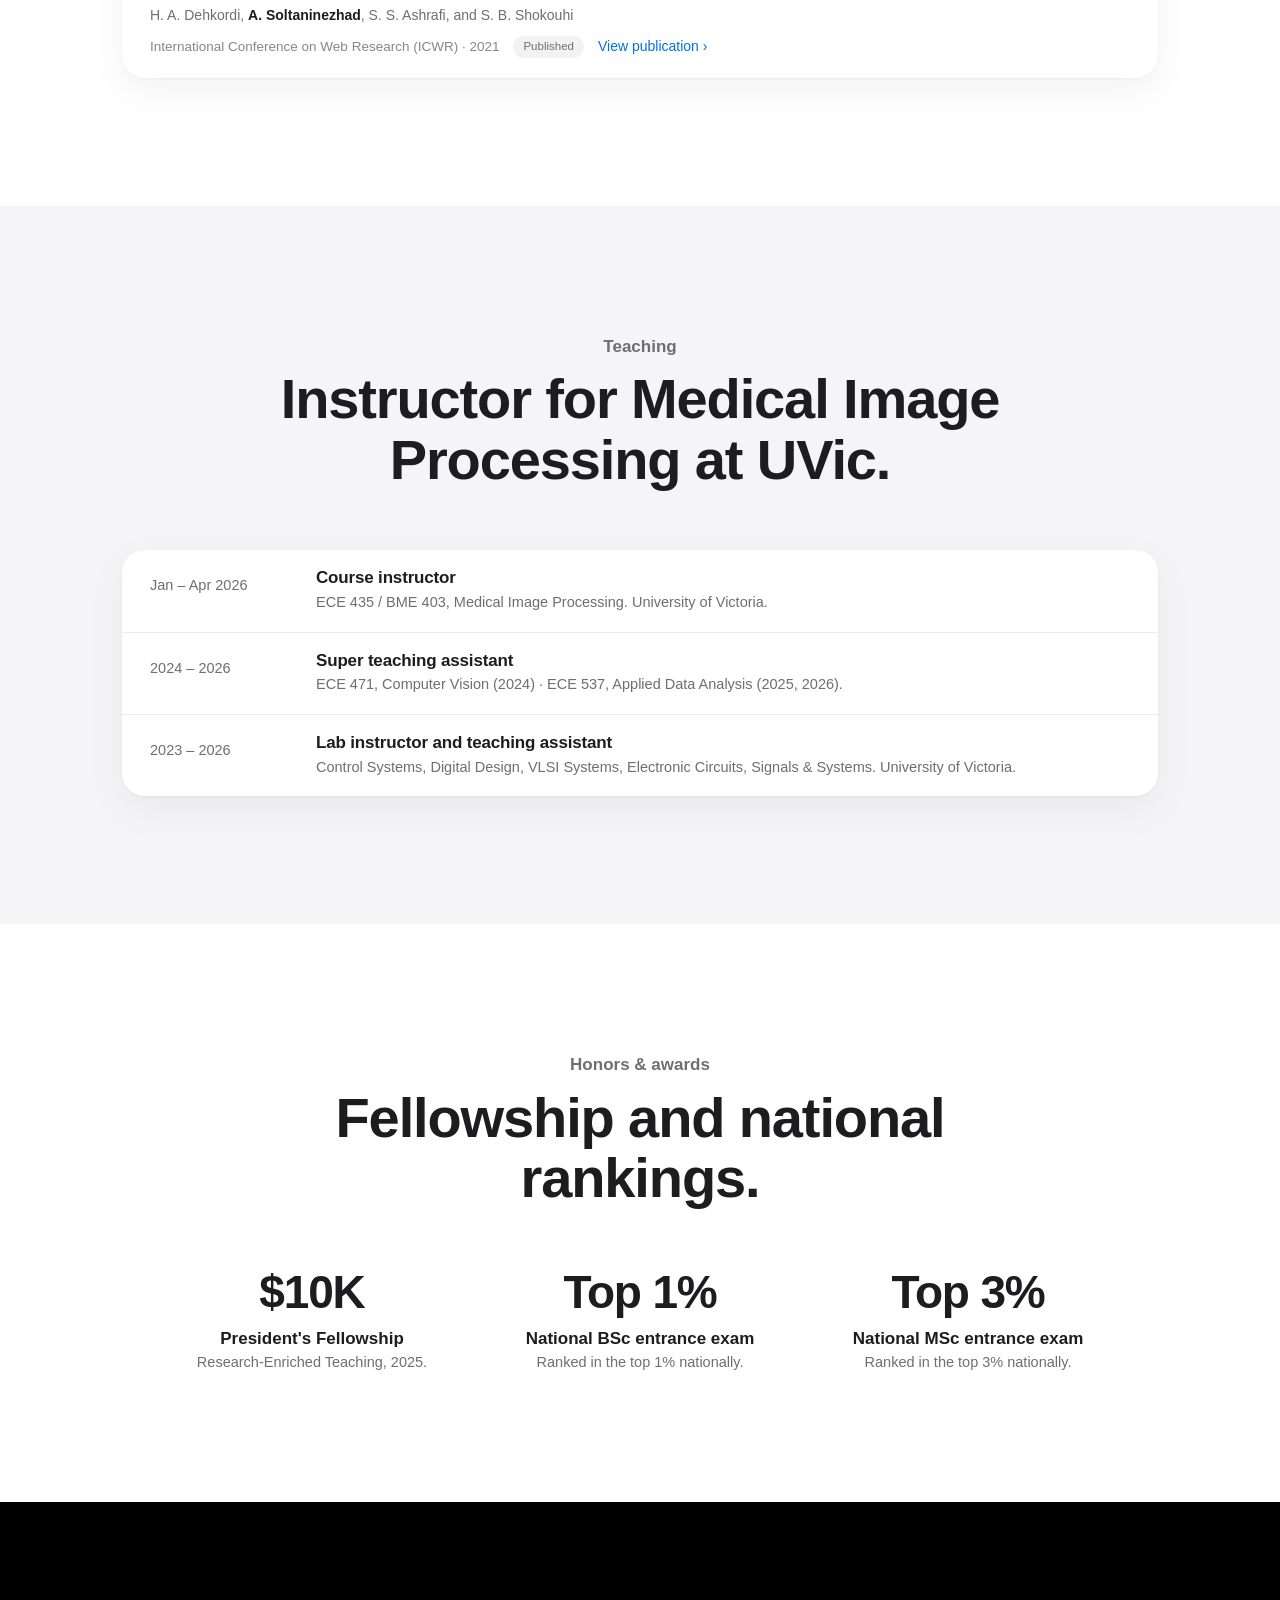
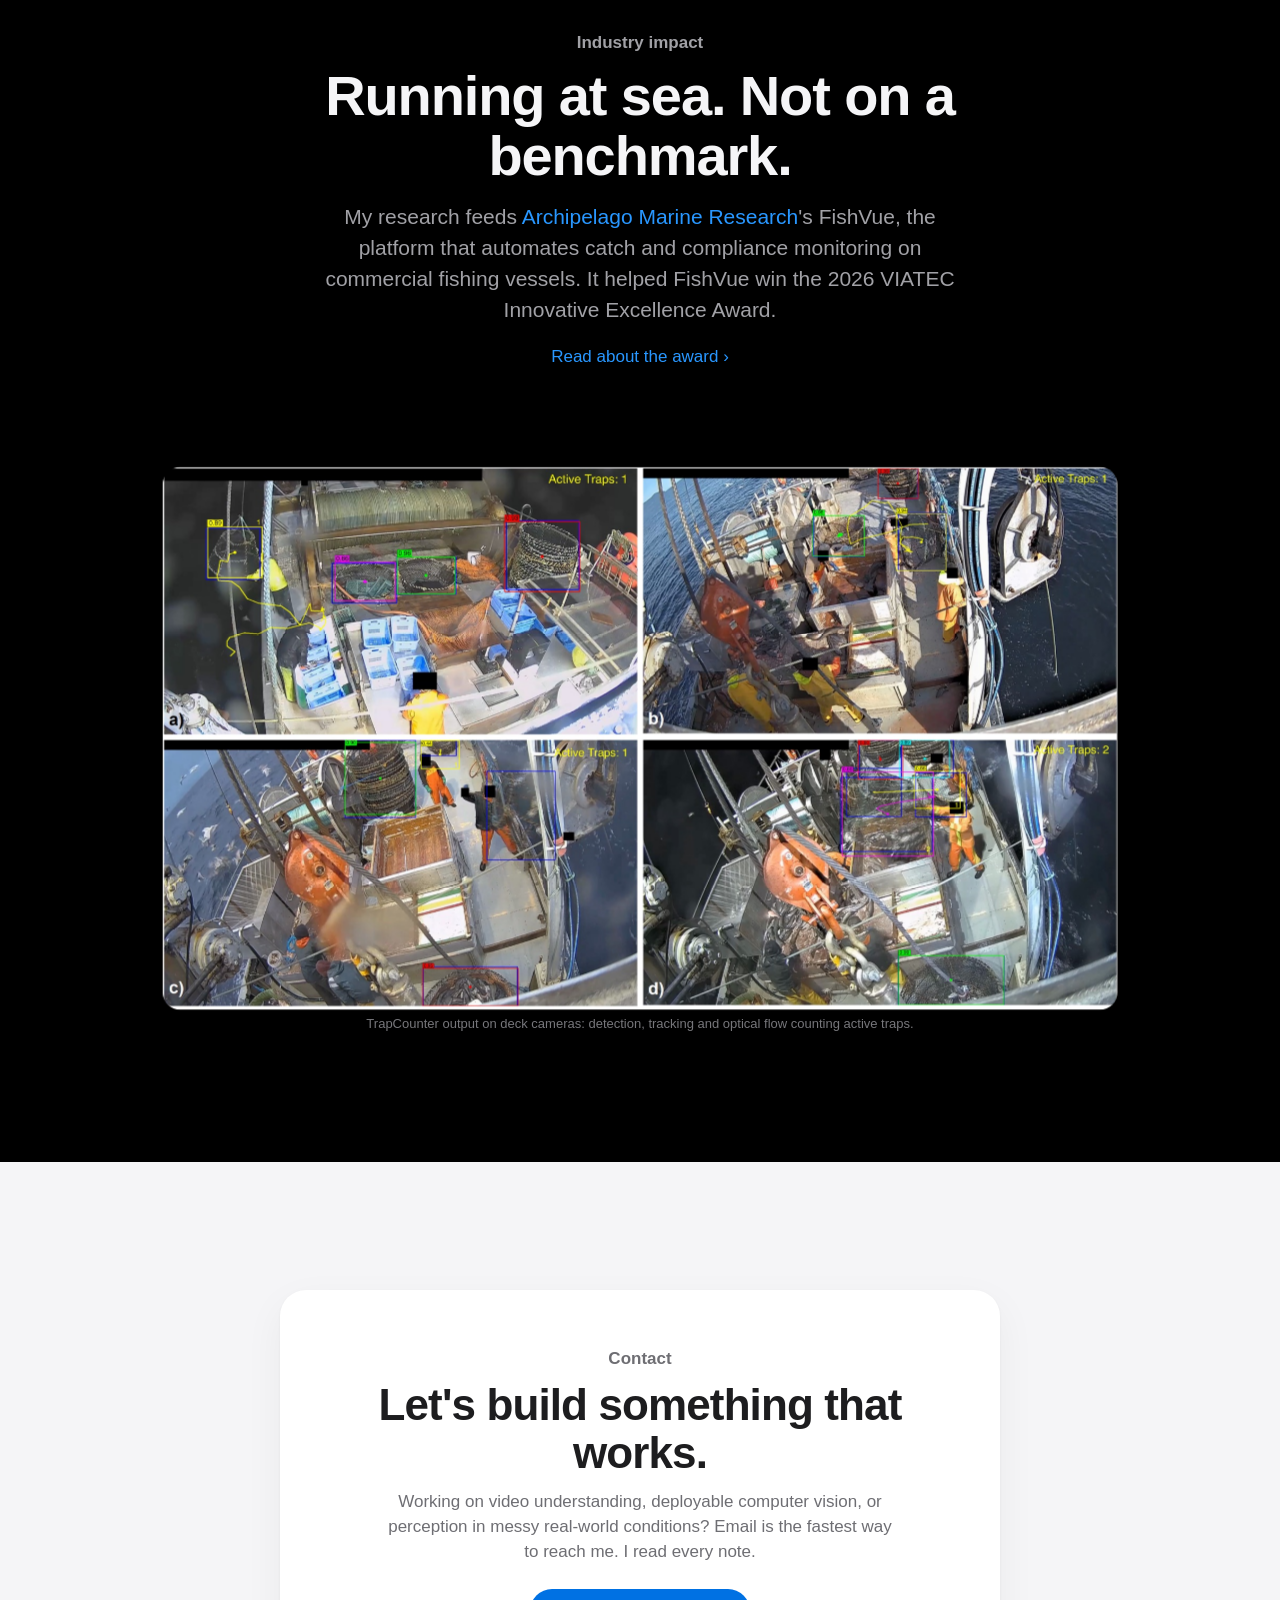
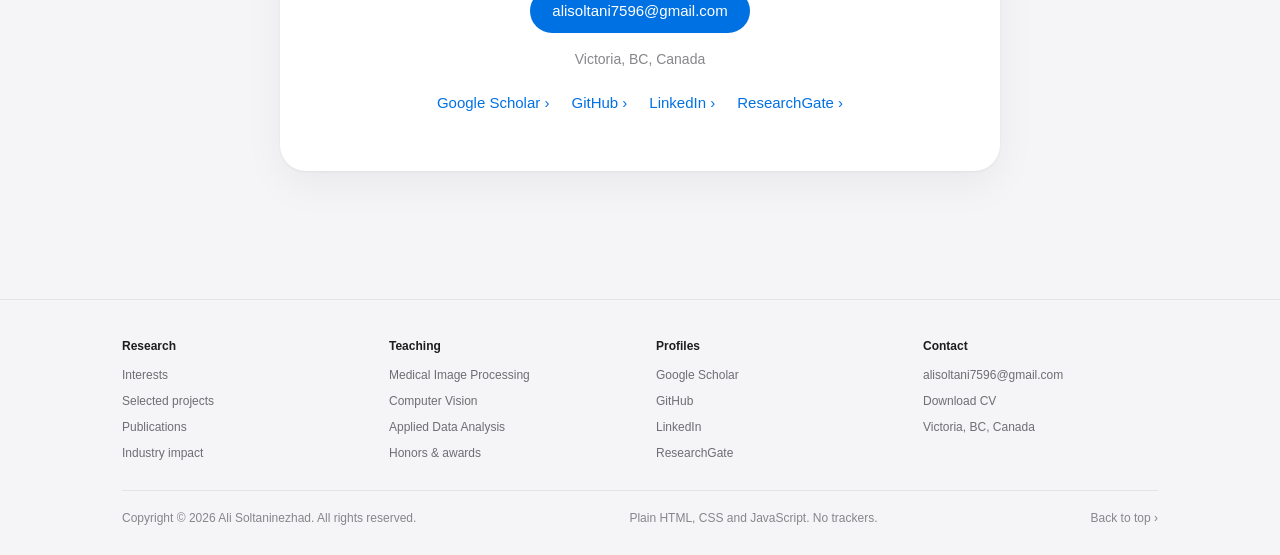
<file: classic.html>
<!DOCTYPE html>
<html lang="en" data-theme="light">
<head>
  <meta charset="utf-8" />
  <meta name="viewport" content="width=device-width, initial-scale=1, viewport-fit=cover" />
  <title>Ali Soltaninezhad — Computer Vision & Action Detection Researcher</title>
  <meta name="description" content="Ali Soltaninezhad is a PhD candidate at the University of Victoria building lightweight computer vision for video — spatio-temporal action detection, video understanding, and deployable AI that works in the real world." />
  <meta name="author" content="Ali Soltaninezhad" />
  <meta name="robots" content="noindex, follow" />
  <meta name="keywords" content="Ali Soltaninezhad, computer vision, spatio-temporal action detection, video understanding, action recognition, deep learning, deployable AI, University of Victoria, PhD, FishVue, ECCVW, Marine Vision Workshop, ECCV, WACV" />
  <link rel="canonical" href="https://alisoltani7596.github.io/" />

  <!-- Open Graph / Twitter -->
  <meta property="og:type" content="website" />
  <meta property="og:site_name" content="Ali Soltaninezhad" />
  <meta property="og:title" content="Ali Soltaninezhad — Computer Vision & Action Detection Researcher" />
  <meta property="og:description" content="PhD candidate at the University of Victoria building lightweight computer vision for video — action detection, video understanding, and deployable AI that works in the real world." />
  <meta property="og:url" content="https://alisoltani7596.github.io/" />
  <meta property="og:image" content="https://alisoltani7596.github.io/assets/img/profile.jpg" />
  <meta property="og:image:alt" content="Ali Soltaninezhad — computer vision researcher" />
  <meta name="twitter:card" content="summary_large_image" />
  <meta name="twitter:title" content="Ali Soltaninezhad — Computer Vision & Action Detection Researcher" />
  <meta name="twitter:description" content="PhD candidate at UVic. Lightweight action detection, video understanding, and deployable AI that works in the real world." />
  <meta name="twitter:image" content="https://alisoltani7596.github.io/assets/img/profile.jpg" />
  <meta name="theme-color" content="#ffffff" />

  <link rel="icon" href="favicon.svg" type="image/svg+xml" />
  <link rel="stylesheet" href="assets/css/custom.css?v=20260908o" />

  <!-- Apply a stored theme before first paint; mark JS as available -->
  <script>
    (function () {
      var d = document.documentElement;
      d.className += " js";
      try {
        var t = localStorage.getItem("theme");
        if (t === "dark" || t === "light") d.setAttribute("data-theme", t);
      } catch (e) {}
    })();
  </script>

  <!-- JSON-LD Person schema -->
  <script type="application/ld+json">
  {
    "@context": "https://schema.org",
    "@type": "Person",
    "name": "Ali Soltaninezhad",
    "url": "https://alisoltani7596.github.io/",
    "image": "https://alisoltani7596.github.io/assets/img/profile.jpg",
    "jobTitle": "PhD Candidate in Electrical & Computer Engineering",
    "description": "PhD candidate at the University of Victoria researching lightweight spatio-temporal action detection, video understanding, and deployable computer vision for real-world environments.",
    "affiliation": {
      "@type": "CollegeOrUniversity",
      "name": "University of Victoria"
    },
    "knowsAbout": [
      "Computer Vision",
      "Spatio-Temporal Action Detection",
      "Video Understanding",
      "Privacy-Preserving Perception",
      "Deployable AI"
    ],
    "alumniOf": "University of Victoria",
    "email": "mailto:alisoltani7596@gmail.com",
    "sameAs": [
      "https://scholar.google.com/citations?user=51VN5s0AAAAJ&hl=en",
      "https://github.com/alisoltani7596",
      "https://www.linkedin.com/in/alisoltaninezhad",
      "https://www.researchgate.net/profile/Ali-Soltaninezhad-4"
    ]
  }
  </script>
</head>
<body>
  <a class="skip-link" href="#main">Skip to content</a>

  <!-- Nav: flush at the top, frosted once content scrolls beneath it -->
  <header id="nav" class="nav" data-chapter="normal">
    <div class="nav-inner">
      <a href="#hero" class="nav-brand">Ali Soltaninezhad</a>
      <nav id="nav-links" class="nav-links" aria-label="Primary">
        <a href="#research">Research</a>
        <a href="#about">About</a>
        <a href="#projects">Projects</a>
        <a href="#publications">Publications</a>
        <a href="#teaching">Teaching</a>
        <a href="#contact">Contact</a>
      </nav>
      <div class="nav-actions">
        <button id="theme-toggle" class="nav-btn theme-toggle" type="button" aria-label="Switch to dark theme" aria-pressed="false">
          <svg class="icon-moon" viewBox="0 0 24 24" aria-hidden="true"><path d="M21 12.79A9 9 0 1 1 11.21 3 7 7 0 0 0 21 12.79z"/></svg>
          <svg class="icon-sun" viewBox="0 0 24 24" aria-hidden="true"><circle cx="12" cy="12" r="4"/><path d="M12 2v2M12 20v2M4.93 4.93l1.41 1.41M17.66 17.66l1.41 1.41M2 12h2M20 12h2M6.34 17.66l-1.41 1.41M19.07 4.93l-1.41 1.41"/></svg>
        </button>
        <button id="nav-burger" class="nav-btn nav-burger" type="button" aria-label="Open menu" aria-expanded="false" aria-controls="nav-links"><span></span><span></span></button>
      </div>
    </div>
  </header>
  <div id="nav-scrim" class="nav-scrim" aria-hidden="true"></div>

  <main id="main">

    <!-- Hero: name, one claim, two actions, and the real thing the models see -->
    <section id="hero" class="hero sec-a" data-chapter="normal">
      <div id="nav-sentinel" class="nav-sentinel" aria-hidden="true"></div>
      <div class="hero-scene">
        <div class="hero-copy">
          <a class="hero-news" href="#publications"><span>New</span>Accepted at WACV 2027</a>
          <p class="hero-eyebrow">PhD candidate · University of Victoria</p>
          <h1 class="hero-name">Ali Soltaninezhad</h1>
          <p class="hero-tagline">Computer vision that works in the real world.</p>
          <div class="hero-ctas">
            <a class="btn" href="#projects">See the research</a>
            <a class="link link--lg" href="assets/cv/Ali_Soltaninezhad_CV.pdf" download>Download CV</a>
          </div>
        </div>
        <div class="hero-media">
          <div class="hero-float">
            <figure class="hero-figure">
              <!-- Routing: everything the model saw, and the few predictions sent to a person -->
              <svg class="route-figure" viewBox="0 0 1000 420" role="img"
                   aria-label="A field of small dots stands for everything a model looked at. A few are picked out and threaded to a short column on the right, the handful a person actually reviews.">
                <defs>
                  <radialGradient id="rt-glow-grad">
                    <stop class="rt-glow-in" offset="0" />
                    <stop class="rt-glow-out" offset="1" />
                  </radialGradient>
                </defs>
                <ellipse class="rt-glow" cx="905" cy="205" rx="150" ry="185" />
                <g class="rt-threads">
                  <path class="rt-thread" style="animation-delay:0.95s" pathLength="1" d="M121 283 C309 283 638 222 894 222" />
                  <path class="rt-thread" style="animation-delay:1.02s" pathLength="1" d="M220 128 C384 128 672 154 894 154" />
                  <path class="rt-thread" style="animation-delay:1.09s" pathLength="1" d="M319 314 C460 314 706 290 894 290" />
                  <path class="rt-thread" style="animation-delay:1.16s" pathLength="1" d="M418 190 C535 190 739 188 894 188" />
                  <path class="rt-thread" style="animation-delay:1.23s" pathLength="1" d="M517 97 C610 97 773 120 894 120" />
                  <path class="rt-thread" style="animation-delay:1.30s" pathLength="1" d="M616 252 C685 252 807 256 894 256" />
                </g>
                <g class="rt-field">
                  <circle cx="44" cy="66" r="3.2" />
                  <circle cx="77" cy="66" r="3.2" />
                  <circle cx="110" cy="66" r="3.2" />
                  <circle cx="143" cy="66" r="3.2" />
                  <circle cx="176" cy="66" r="3.2" />
                  <circle cx="209" cy="66" r="3.2" />
                  <circle cx="242" cy="66" r="3.2" />
                  <circle cx="275" cy="66" r="3.2" />
                  <circle cx="308" cy="66" r="3.2" />
                  <circle cx="341" cy="66" r="3.2" />
                  <circle cx="374" cy="66" r="3.2" />
                  <circle cx="407" cy="66" r="3.2" />
                  <circle cx="440" cy="66" r="3.2" />
                  <circle cx="473" cy="66" r="3.2" />
                  <circle cx="506" cy="66" r="3.2" />
                  <circle cx="539" cy="66" r="3.2" />
                  <circle cx="572" cy="66" r="3.2" />
                  <circle cx="605" cy="66" r="3.2" />
                  <circle cx="638" cy="66" r="3.2" />
                  <circle cx="671" cy="66" r="3.2" />
                  <circle cx="44" cy="97" r="3.2" />
                  <circle cx="77" cy="97" r="3.2" />
                  <circle cx="110" cy="97" r="3.2" />
                  <circle cx="143" cy="97" r="3.2" />
                  <circle cx="176" cy="97" r="3.2" />
                  <circle cx="209" cy="97" r="3.2" />
                  <circle cx="242" cy="97" r="3.2" />
                  <circle cx="275" cy="97" r="3.2" />
                  <circle cx="308" cy="97" r="3.2" />
                  <circle cx="341" cy="97" r="3.2" />
                  <circle cx="374" cy="97" r="3.2" />
                  <circle cx="407" cy="97" r="3.2" />
                  <circle cx="440" cy="97" r="3.2" />
                  <circle cx="473" cy="97" r="3.2" />
                  <circle cx="539" cy="97" r="3.2" />
                  <circle cx="572" cy="97" r="3.2" />
                  <circle cx="605" cy="97" r="3.2" />
                  <circle cx="638" cy="97" r="3.2" />
                  <circle cx="671" cy="97" r="3.2" />
                  <circle cx="44" cy="128" r="3.2" />
                  <circle cx="77" cy="128" r="3.2" />
                  <circle cx="110" cy="128" r="3.2" />
                  <circle cx="143" cy="128" r="3.2" />
                  <circle cx="176" cy="128" r="3.2" />
                  <circle cx="242" cy="128" r="3.2" />
                  <circle cx="275" cy="128" r="3.2" />
                  <circle cx="308" cy="128" r="3.2" />
                  <circle cx="341" cy="128" r="3.2" />
                  <circle cx="374" cy="128" r="3.2" />
                  <circle cx="407" cy="128" r="3.2" />
                  <circle cx="440" cy="128" r="3.2" />
                  <circle cx="473" cy="128" r="3.2" />
                  <circle cx="506" cy="128" r="3.2" />
                  <circle cx="539" cy="128" r="3.2" />
                  <circle cx="572" cy="128" r="3.2" />
                  <circle cx="605" cy="128" r="3.2" />
                  <circle cx="638" cy="128" r="3.2" />
                  <circle cx="671" cy="128" r="3.2" />
                  <circle cx="44" cy="159" r="3.2" />
                  <circle cx="77" cy="159" r="3.2" />
                  <circle cx="110" cy="159" r="3.2" />
                  <circle cx="143" cy="159" r="3.2" />
                  <circle cx="176" cy="159" r="3.2" />
                  <circle cx="209" cy="159" r="3.2" />
                  <circle cx="242" cy="159" r="3.2" />
                  <circle cx="275" cy="159" r="3.2" />
                  <circle cx="308" cy="159" r="3.2" />
                  <circle cx="341" cy="159" r="3.2" />
                  <circle cx="374" cy="159" r="3.2" />
                  <circle cx="407" cy="159" r="3.2" />
                  <circle cx="440" cy="159" r="3.2" />
                  <circle cx="473" cy="159" r="3.2" />
                  <circle cx="506" cy="159" r="3.2" />
                  <circle cx="539" cy="159" r="3.2" />
                  <circle cx="572" cy="159" r="3.2" />
                  <circle cx="605" cy="159" r="3.2" />
                  <circle cx="638" cy="159" r="3.2" />
                  <circle cx="671" cy="159" r="3.2" />
                  <circle cx="44" cy="190" r="3.2" />
                  <circle cx="77" cy="190" r="3.2" />
                  <circle cx="110" cy="190" r="3.2" />
                  <circle cx="143" cy="190" r="3.2" />
                  <circle cx="176" cy="190" r="3.2" />
                  <circle cx="209" cy="190" r="3.2" />
                  <circle cx="242" cy="190" r="3.2" />
                  <circle cx="275" cy="190" r="3.2" />
                  <circle cx="308" cy="190" r="3.2" />
                  <circle cx="341" cy="190" r="3.2" />
                  <circle cx="374" cy="190" r="3.2" />
                  <circle cx="440" cy="190" r="3.2" />
                  <circle cx="473" cy="190" r="3.2" />
                  <circle cx="506" cy="190" r="3.2" />
                  <circle cx="539" cy="190" r="3.2" />
                  <circle cx="572" cy="190" r="3.2" />
                  <circle cx="605" cy="190" r="3.2" />
                  <circle cx="638" cy="190" r="3.2" />
                  <circle cx="671" cy="190" r="3.2" />
                  <circle cx="44" cy="221" r="3.2" />
                  <circle cx="77" cy="221" r="3.2" />
                  <circle cx="110" cy="221" r="3.2" />
                  <circle cx="143" cy="221" r="3.2" />
                  <circle cx="176" cy="221" r="3.2" />
                  <circle cx="209" cy="221" r="3.2" />
                  <circle cx="242" cy="221" r="3.2" />
                  <circle cx="275" cy="221" r="3.2" />
                  <circle cx="308" cy="221" r="3.2" />
                  <circle cx="341" cy="221" r="3.2" />
                  <circle cx="374" cy="221" r="3.2" />
                  <circle cx="407" cy="221" r="3.2" />
                  <circle cx="440" cy="221" r="3.2" />
                  <circle cx="473" cy="221" r="3.2" />
                  <circle cx="506" cy="221" r="3.2" />
                  <circle cx="539" cy="221" r="3.2" />
                  <circle cx="572" cy="221" r="3.2" />
                  <circle cx="605" cy="221" r="3.2" />
                  <circle cx="638" cy="221" r="3.2" />
                  <circle cx="671" cy="221" r="3.2" />
                  <circle cx="44" cy="252" r="3.2" />
                  <circle cx="77" cy="252" r="3.2" />
                  <circle cx="110" cy="252" r="3.2" />
                  <circle cx="143" cy="252" r="3.2" />
                  <circle cx="176" cy="252" r="3.2" />
                  <circle cx="209" cy="252" r="3.2" />
                  <circle cx="242" cy="252" r="3.2" />
                  <circle cx="275" cy="252" r="3.2" />
                  <circle cx="308" cy="252" r="3.2" />
                  <circle cx="341" cy="252" r="3.2" />
                  <circle cx="374" cy="252" r="3.2" />
                  <circle cx="407" cy="252" r="3.2" />
                  <circle cx="440" cy="252" r="3.2" />
                  <circle cx="473" cy="252" r="3.2" />
                  <circle cx="506" cy="252" r="3.2" />
                  <circle cx="539" cy="252" r="3.2" />
                  <circle cx="572" cy="252" r="3.2" />
                  <circle cx="638" cy="252" r="3.2" />
                  <circle cx="671" cy="252" r="3.2" />
                  <circle cx="44" cy="283" r="3.2" />
                  <circle cx="77" cy="283" r="3.2" />
                  <circle cx="143" cy="283" r="3.2" />
                  <circle cx="176" cy="283" r="3.2" />
                  <circle cx="209" cy="283" r="3.2" />
                  <circle cx="242" cy="283" r="3.2" />
                  <circle cx="275" cy="283" r="3.2" />
                  <circle cx="308" cy="283" r="3.2" />
                  <circle cx="341" cy="283" r="3.2" />
                  <circle cx="374" cy="283" r="3.2" />
                  <circle cx="407" cy="283" r="3.2" />
                  <circle cx="440" cy="283" r="3.2" />
                  <circle cx="473" cy="283" r="3.2" />
                  <circle cx="506" cy="283" r="3.2" />
                  <circle cx="539" cy="283" r="3.2" />
                  <circle cx="572" cy="283" r="3.2" />
                  <circle cx="605" cy="283" r="3.2" />
                  <circle cx="638" cy="283" r="3.2" />
                  <circle cx="671" cy="283" r="3.2" />
                  <circle cx="44" cy="314" r="3.2" />
                  <circle cx="77" cy="314" r="3.2" />
                  <circle cx="110" cy="314" r="3.2" />
                  <circle cx="143" cy="314" r="3.2" />
                  <circle cx="176" cy="314" r="3.2" />
                  <circle cx="209" cy="314" r="3.2" />
                  <circle cx="242" cy="314" r="3.2" />
                  <circle cx="275" cy="314" r="3.2" />
                  <circle cx="341" cy="314" r="3.2" />
                  <circle cx="374" cy="314" r="3.2" />
                  <circle cx="407" cy="314" r="3.2" />
                  <circle cx="440" cy="314" r="3.2" />
                  <circle cx="473" cy="314" r="3.2" />
                  <circle cx="506" cy="314" r="3.2" />
                  <circle cx="539" cy="314" r="3.2" />
                  <circle cx="572" cy="314" r="3.2" />
                  <circle cx="605" cy="314" r="3.2" />
                  <circle cx="638" cy="314" r="3.2" />
                  <circle cx="671" cy="314" r="3.2" />
                  <circle cx="44" cy="345" r="3.2" />
                  <circle cx="77" cy="345" r="3.2" />
                  <circle cx="110" cy="345" r="3.2" />
                  <circle cx="143" cy="345" r="3.2" />
                  <circle cx="176" cy="345" r="3.2" />
                  <circle cx="209" cy="345" r="3.2" />
                  <circle cx="242" cy="345" r="3.2" />
                  <circle cx="275" cy="345" r="3.2" />
                  <circle cx="308" cy="345" r="3.2" />
                  <circle cx="341" cy="345" r="3.2" />
                  <circle cx="374" cy="345" r="3.2" />
                  <circle cx="407" cy="345" r="3.2" />
                  <circle cx="440" cy="345" r="3.2" />
                  <circle cx="473" cy="345" r="3.2" />
                  <circle cx="506" cy="345" r="3.2" />
                  <circle cx="539" cy="345" r="3.2" />
                  <circle cx="572" cy="345" r="3.2" />
                  <circle cx="605" cy="345" r="3.2" />
                  <circle cx="638" cy="345" r="3.2" />
                  <circle cx="671" cy="345" r="3.2" />
                </g>
                <g class="rt-hits">
                  <g class="rt-hit" style="animation-delay:0.55s"><circle class="rt-ring" cx="110" cy="283" r="10" /><circle class="rt-dot" cx="110" cy="283" r="4.6" /></g>
                  <g class="rt-hit" style="animation-delay:0.61s"><circle class="rt-ring" cx="209" cy="128" r="10" /><circle class="rt-dot" cx="209" cy="128" r="4.6" /></g>
                  <g class="rt-hit" style="animation-delay:0.67s"><circle class="rt-ring" cx="308" cy="314" r="10" /><circle class="rt-dot" cx="308" cy="314" r="4.6" /></g>
                  <g class="rt-hit" style="animation-delay:0.73s"><circle class="rt-ring" cx="407" cy="190" r="10" /><circle class="rt-dot" cx="407" cy="190" r="4.6" /></g>
                  <g class="rt-hit" style="animation-delay:0.79s"><circle class="rt-ring" cx="506" cy="97" r="10" /><circle class="rt-dot" cx="506" cy="97" r="4.6" /></g>
                  <g class="rt-hit" style="animation-delay:0.85s"><circle class="rt-ring" cx="605" cy="252" r="10" /><circle class="rt-dot" cx="605" cy="252" r="4.6" /></g>
                </g>
                <g class="rt-queue">
                  <g class="rt-slot" style="animation-delay:1.53s"><circle class="rt-ring" cx="905" cy="222" r="11" /><circle class="rt-dot" cx="905" cy="222" r="5.2" /></g>
                  <g class="rt-slot" style="animation-delay:1.41s"><circle class="rt-ring" cx="905" cy="154" r="11" /><circle class="rt-dot" cx="905" cy="154" r="5.2" /></g>
                  <g class="rt-slot" style="animation-delay:1.65s"><circle class="rt-ring" cx="905" cy="290" r="11" /><circle class="rt-dot" cx="905" cy="290" r="5.2" /></g>
                  <g class="rt-slot" style="animation-delay:1.47s"><circle class="rt-ring" cx="905" cy="188" r="11" /><circle class="rt-dot" cx="905" cy="188" r="5.2" /></g>
                  <g class="rt-slot" style="animation-delay:1.35s"><circle class="rt-ring" cx="905" cy="120" r="11" /><circle class="rt-dot" cx="905" cy="120" r="5.2" /></g>
                  <g class="rt-slot" style="animation-delay:1.59s"><circle class="rt-ring" cx="905" cy="256" r="11" /><circle class="rt-dot" cx="905" cy="256" r="5.2" /></g>
                </g>
              </svg>
            </figure>
          </div>
          <p class="hero-caption">Everything a model sees, and the small part worth a person’s attention.</p>
        </div>
      </div>
    </section>

    <!-- Research highlights -->
    <section id="research" class="sec sec-b" data-chapter="normal">
      <div class="container">
        <header class="sec-head reveal">
          <p class="eyebrow">Research</p>
          <h2 class="sec-title">Perception that holds up outside the lab.</h2>
          <p class="sec-lede">Five threads, one goal: video models that are fast enough, light enough, and robust enough to leave the cluster.</p>
        </header>
        <div class="bento">
          <article class="tile reveal">
            <h3>Spatio-temporal action detection</h3>
            <p>Localizing who does what, and when, efficiently across long videos.</p>
          </article>
          <article class="tile reveal">
            <h3>Video understanding</h3>
            <p>Motion-aware models that reason about events, not just frames.</p>
          </article>
          <article class="tile reveal">
            <h3>Privacy-preserving perception</h3>
            <p>Recognizing actions while protecting the identity of the people in frame.</p>
          </article>
          <article class="tile reveal">
            <h3>Environmental monitoring AI</h3>
            <p>Deployable perception for maritime and ecological monitoring.</p>
          </article>
          <article class="tile reveal">
            <h3>Medical image processing</h3>
            <p>Robust analysis pipelines for clinical and biomedical imaging.</p>
          </article>
        </div>
      </div>
    </section>

    <!-- About -->
    <section id="about" class="sec sec-a" data-chapter="normal">
      <div class="container about">
        <div class="reveal">
          <header class="sec-head sec-head--left">
            <p class="eyebrow">About</p>
            <h2 class="sec-title">Machine perception that survives the messy parts.</h2>
          </header>
          <div class="prose">
            <p>I'm a PhD candidate in Electrical and Computer Engineering at the <a href="https://www.uvic.ca/" target="_blank" rel="noopener">University of Victoria</a>, in <a href="https://www.branzanalbu.com/" target="_blank" rel="noopener">Dr. Alexandra Branzan Albu</a>'s Computer Vision Lab. I teach machines to read what people are doing in video, fast enough and light enough to run outside a research cluster. In practice that means spatio-temporal action detection, motion-aware video understanding, privacy-preserving perception, and models built to hold up in the wild.</p>
            <p>The work has left the lab. First author at WACV 2027, and of three oral papers: ECCVW 2026 (the 2nd Marine Vision Workshop at ECCV), ICPR 2026 and CRV 2025. It also powers <a href="https://www.archipelago.ca/" target="_blank" rel="noopener">Archipelago Marine Research</a>'s FishVue platform, which took the <a href="https://www.archipelago.ca/archipelago-wins-innovative-excellence-viatec-2026-fishvue-ai" target="_blank" rel="noopener">2026 VIATEC Innovative Excellence Award</a>. I taught UVic's Medical Image Processing course (ECE 435 / BME 403) as sole instructor from January to April 2026, supported by a $10,000 President's Fellowship in Research-Enriched Teaching.</p>
            <p>What I care about is computer vision that survives the messy parts: the open sea, bad light, occlusion, motion blur. Not just a clean benchmark. If that sounds like your problem too, let's talk.</p>
          </div>
        </div>
        <aside class="reveal" aria-label="At a glance">
          <div class="facts-head">
            <img class="facts-avatar" src="assets/img/profile.jpg" alt="" width="56" height="56" loading="lazy" decoding="async" />
            <div><strong>Ali Soltaninezhad</strong><span>Victoria, BC, Canada</span></div>
          </div>
          <dl class="facts">
            <div><dt>Program</dt><dd>PhD, Electrical &amp; Computer Engineering</dd></div>
            <div><dt>University</dt><dd>University of Victoria</dd></div>
            <div><dt>Supervisor</dt><dd>Dr. Alexandra Branzan Albu</dd></div>
            <div><dt>GPA</dt><dd>9.0 / 9.0</dd></div>
            <div><dt>First author</dt><dd>WACV 2027 · ECCVW 2026 · ICPR 2026 · CRV 2025</dd></div>
          </dl>
        </aside>
      </div>
    </section>

    <!-- Selected projects -->
    <section id="projects" class="sec sec-b" data-chapter="normal">
      <div class="container">
        <header class="sec-head reveal">
          <p class="eyebrow">Selected projects</p>
          <h2 class="sec-title">Built to run where it's hard.</h2>
          <p class="sec-lede">From reviewer guidance to lightweight action detection and privacy on working vessels.</p>
        </header>
        <div id="projects-grid" class="cards">
          <p class="loading">Loading projects…</p>
        </div>
        <noscript><p class="loading">Project details require JavaScript. See <a href="data/projects.json">projects.json</a>.</p></noscript>
      </div>
    </section>

    <!-- Publications -->
    <section id="publications" class="sec sec-a" data-chapter="normal">
      <div class="container">
        <header class="sec-head reveal">
          <p class="eyebrow">Publications</p>
          <h2 class="sec-title">First author at WACV, ECCVW, ICPR and CRV.</h2>
          <p class="sec-lede">Peer-reviewed work on action detection, at-sea monitoring, and video understanding. The ECCVW, ICPR and CRV papers were oral presentations.</p>
        </header>
        <div class="pub-controls reveal">
          <div class="seg" id="pub-type-filters" role="group" aria-label="Publication type">
            <button type="button" class="is-active" data-type="all" aria-pressed="true">All</button>
            <button type="button" data-type="Journal" aria-pressed="false">Journal</button>
            <button type="button" data-type="Conference" aria-pressed="false">Conference</button>
          </div>
          <label>
            <span class="visually-hidden">Filter by year</span>
            <select id="pub-year-filter" class="select">
              <option value="all">All years</option>
            </select>
          </label>
        </div>
        <ol id="publications-list" class="panel pub-list reveal">
          <li class="pub-empty">Loading publications…</li>
        </ol>
        <noscript><p class="loading">The publication list requires JavaScript. See <a href="data/publications.json">publications.json</a>.</p></noscript>
      </div>
    </section>

    <!-- Teaching -->
    <section id="teaching" class="sec sec-b" data-chapter="normal">
      <div class="container">
        <header class="sec-head reveal">
          <p class="eyebrow">Teaching</p>
          <h2 class="sec-title">Instructor for Medical Image Processing at UVic.</h2>
        </header>
        <div class="panel rows reveal">
          <div class="row">
            <p class="row-when">Jan – Apr 2026</p>
            <div>
              <h3>Course instructor</h3>
              <p>ECE 435 / BME 403, Medical Image Processing. University of Victoria.</p>
            </div>
          </div>
          <div class="row">
            <p class="row-when">2024 – 2026</p>
            <div>
              <h3>Super teaching assistant</h3>
              <p>ECE 471, Computer Vision (2024) · ECE 537, Applied Data Analysis (2025, 2026).</p>
            </div>
          </div>
          <div class="row">
            <p class="row-when">2023 – 2026</p>
            <div>
              <h3>Lab instructor and teaching assistant</h3>
              <p>Control Systems, Digital Design, VLSI Systems, Electronic Circuits, Signals &amp; Systems. University of Victoria.</p>
            </div>
          </div>
        </div>
      </div>
    </section>

    <!-- Honors -->
    <section id="honors" class="sec sec-a" data-chapter="normal">
      <div class="container">
        <header class="sec-head reveal">
          <p class="eyebrow">Honors &amp; awards</p>
          <h2 class="sec-title">Fellowship and national rankings.</h2>
        </header>
        <div class="stats">
          <div class="stat reveal">
            <p class="stat-num">$10K</p>
            <h3>President's Fellowship</h3>
            <p>Research-Enriched Teaching, 2025.</p>
          </div>
          <div class="stat reveal">
            <p class="stat-num">Top 1%</p>
            <h3>National BSc entrance exam</h3>
            <p>Ranked in the top 1% nationally.</p>
          </div>
          <div class="stat reveal">
            <p class="stat-num">Top 3%</p>
            <h3>National MSc entrance exam</h3>
            <p>Ranked in the top 3% nationally.</p>
          </div>
        </div>
      </div>
    </section>

    <!-- Industry impact: the one inverted chapter -->
    <section id="industry" class="sec sec-invert chapter" data-chapter="invert">
      <div class="container">
        <header class="sec-head reveal">
          <p class="eyebrow">Industry impact</p>
          <h2 class="sec-title">Running at sea. Not on a benchmark.</h2>
          <p class="chapter-body">My research feeds <a href="https://www.archipelago.ca/" target="_blank" rel="noopener">Archipelago Marine Research</a>'s FishVue, the platform that automates catch and compliance monitoring on commercial fishing vessels. It helped FishVue win the 2026 VIATEC Innovative Excellence Award.</p>
          <a class="link link--lg" href="https://www.archipelago.ca/archipelago-wins-innovative-excellence-viatec-2026-fishvue-ai" target="_blank" rel="noopener">Read about the award</a>
        </header>
        <div class="reveal">
          <figure class="chapter-media" data-parallax>
            <img src="assets/img/fishvue-deck.jpg" alt="Four deck-camera views from fishing vessels with traps detected, tracked and counted" width="1800" height="1024" loading="lazy" decoding="async" />
          </figure>
        </div>
        <p class="chapter-caption">TrapCounter output on deck cameras: detection, tracking and optical flow counting active traps.</p>
      </div>
    </section>

    <!-- Contact -->
    <section id="contact" class="sec sec-b" data-chapter="normal">
      <div class="container">
        <div class="contact-panel reveal" id="get-in-touch">
          <p class="eyebrow">Contact</p>
          <h2 class="sec-title">Let's build something that works.</h2>
          <p class="sec-lede">Working on video understanding, deployable computer vision, or perception in messy real-world conditions? Email is the fastest way to reach me. I read every note.</p>
          <a class="btn" href="mailto:alisoltani7596@gmail.com">alisoltani7596@gmail.com</a>
          <p class="contact-loc">Victoria, BC, Canada</p>
          <div class="profiles">
            <a class="link" href="https://scholar.google.com/citations?user=51VN5s0AAAAJ&hl=en" target="_blank" rel="noopener">Google Scholar</a>
            <a class="link" href="https://github.com/alisoltani7596" target="_blank" rel="noopener">GitHub</a>
            <a class="link" href="https://www.linkedin.com/in/alisoltaninezhad" target="_blank" rel="noopener">LinkedIn</a>
            <a class="link" href="https://www.researchgate.net/profile/Ali-Soltaninezhad-4" target="_blank" rel="noopener">ResearchGate</a>
          </div>
        </div>
      </div>
    </section>
  </main>

  <footer class="footer">
    <div class="container">
      <div class="footer-cols">
        <div>
          <h4>Research</h4>
          <ul>
            <li><a href="#research">Interests</a></li>
            <li><a href="#projects">Selected projects</a></li>
            <li><a href="#publications">Publications</a></li>
            <li><a href="#industry">Industry impact</a></li>
          </ul>
        </div>
        <div>
          <h4>Teaching</h4>
          <ul>
            <li><a href="#teaching">Medical Image Processing</a></li>
            <li><a href="#teaching">Computer Vision</a></li>
            <li><a href="#teaching">Applied Data Analysis</a></li>
            <li><a href="#honors">Honors &amp; awards</a></li>
          </ul>
        </div>
        <div>
          <h4>Profiles</h4>
          <ul>
            <li><a href="https://scholar.google.com/citations?user=51VN5s0AAAAJ&hl=en" target="_blank" rel="noopener">Google Scholar</a></li>
            <li><a href="https://github.com/alisoltani7596" target="_blank" rel="noopener">GitHub</a></li>
            <li><a href="https://www.linkedin.com/in/alisoltaninezhad" target="_blank" rel="noopener">LinkedIn</a></li>
            <li><a href="https://www.researchgate.net/profile/Ali-Soltaninezhad-4" target="_blank" rel="noopener">ResearchGate</a></li>
          </ul>
        </div>
        <div>
          <h4>Contact</h4>
          <ul>
            <li><a href="mailto:alisoltani7596@gmail.com">alisoltani7596@gmail.com</a></li>
            <li><a href="assets/cv/Ali_Soltaninezhad_CV.pdf" download>Download CV</a></li>
            <li>Victoria, BC, Canada</li>
          </ul>
        </div>
      </div>
      <div class="footer-legal">
        <p>Copyright © <span id="year"></span> Ali Soltaninezhad. All rights reserved.</p>
        <p>Plain HTML, CSS and JavaScript. No trackers.</p>
        <a href="#hero">Back to top ›</a>
      </div>
    </div>
  </footer>

  <script src="assets/js/main.js?v=20260908o" defer></script>
  <script src="assets/js/publications.js?v=20260908" defer></script>
</body>
</html>
</file>
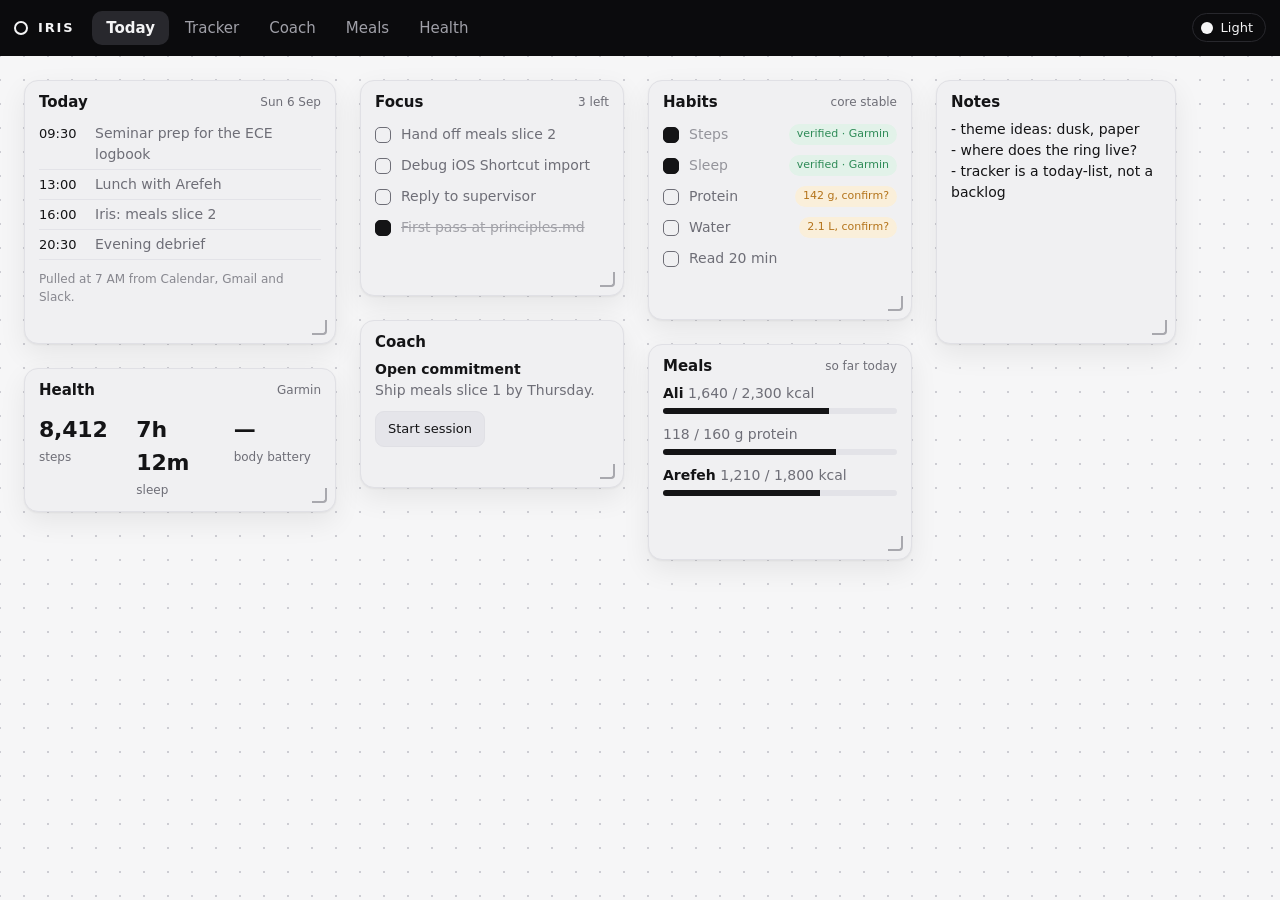
<file: iris-canvas.html>
<!doctype html>
<html lang="en" data-theme="light">
<head>
<meta charset="utf-8">
<meta name="viewport" content="width=device-width, initial-scale=1, viewport-fit=cover">
<title>Iris — canvas prototype</title>
<style>
:root{ --grid:24px; --bar-h:56px; --radius:14px; }

/* ---- themes ---------------------------------------------------------- */
:root[data-theme="light"]{
  --bg:#f6f6f7; --dot:#cdcdd3;
  --bar:#0b0b0d; --bar-fg:#f4f4f5; --bar-muted:#a0a0a8; --bar-active:#28282d; --bar-border:transparent;
  --card:#f0f0f2; --card-border:#e0e0e5;
  --card-shadow:0 1px 2px rgba(0,0,0,.05), 0 10px 28px rgba(0,0,0,.07);
  --fg:#141416; --muted:#6e6e77; --line:#e3e3e8;
  --accent:#141416; --accent-soft:#e5e5ea; --ring:#f4f4f5;
  --amber:#b4741b; --amber-soft:#faefda; --ok:#2e8b57; --ok-soft:#e2f2e9;
  --font:-apple-system,BlinkMacSystemFont,"Inter","Segoe UI",system-ui,sans-serif;
}
:root[data-theme="dark"]{
  --bg:#121214; --dot:#2d2d33;
  --bar:#09090b; --bar-fg:#f4f4f5; --bar-muted:#7f7f88; --bar-active:#232328; --bar-border:transparent;
  --card:#1b1b1f; --card-border:#2a2a30;
  --card-shadow:0 1px 2px rgba(0,0,0,.4), 0 10px 28px rgba(0,0,0,.35);
  --fg:#ececef; --muted:#8e8e97; --line:#2a2a30;
  --accent:#ececef; --accent-soft:#2a2a30; --ring:#ececef;
  --amber:#e0a44a; --amber-soft:#2d2415; --ok:#5cc08a; --ok-soft:#15291e;
  --font:-apple-system,BlinkMacSystemFont,"Inter","Segoe UI",system-ui,sans-serif;
}
:root[data-theme="iris"]{
  --bg:#04080a; --dot:#10292e;
  --bar:#04080a; --bar-fg:#cdf3f6; --bar-muted:#4f8b92; --bar-active:#0a2a2f; --bar-border:#0f353b;
  --card:#070f12; --card-border:#0f353b;
  --card-shadow:0 0 0 1px rgba(51,214,224,.05), 0 10px 30px rgba(0,0,0,.6);
  --fg:#d2f2f5; --muted:#5f949b; --line:#0f353b;
  --accent:#33d6e0; --accent-soft:#0a2a2f; --ring:#33d6e0;
  --amber:#f0b445; --amber-soft:#2a2008; --ok:#3ee0a3; --ok-soft:#062a1f;
  --font:"JetBrains Mono",ui-monospace,SFMono-Regular,Menlo,monospace;
}
:root[data-theme="dusk"]{
  --bg:#1a1411; --dot:#3a2d24;
  --bar:#120d0a; --bar-fg:#f5e9dc; --bar-muted:#9c8672; --bar-active:#2b2019; --bar-border:transparent;
  --card:#231b15; --card-border:#3b2e25;
  --card-shadow:0 1px 2px rgba(0,0,0,.4), 0 10px 28px rgba(0,0,0,.4);
  --fg:#f3e7d9; --muted:#a58f7a; --line:#3b2e25;
  --accent:#e9a24c; --accent-soft:#3a2a17; --ring:#e9a24c;
  --amber:#e9a24c; --amber-soft:#3a2a17; --ok:#9ccb7a; --ok-soft:#24301a;
  --font:-apple-system,BlinkMacSystemFont,"Inter","Segoe UI",system-ui,sans-serif;
}

/* ---- base ------------------------------------------------------------ */
*{box-sizing:border-box}
html,body{margin:0;background:var(--bg);color:var(--fg);font-family:var(--font);-webkit-font-smoothing:antialiased}
button{font:inherit}
:focus-visible{outline:2px solid var(--accent);outline-offset:2px}
@media (prefers-reduced-motion:reduce){ *{animation:none!important;transition:none!important} }

/* ---- top bar --------------------------------------------------------- */
.bar{position:sticky;top:0;z-index:1000;min-height:var(--bar-h);display:flex;align-items:center;gap:8px;
  padding:env(safe-area-inset-top) 14px 0;background:var(--bar);color:var(--bar-fg);border-bottom:1px solid var(--bar-border)}
.brand{display:flex;align-items:center;gap:10px;font-weight:700;letter-spacing:.14em;font-size:13px;margin-right:10px;flex:0 0 auto}
.ring{width:14px;height:14px;border-radius:50%;border:2px solid var(--ring);animation:breathe 4.5s ease-in-out infinite}
@keyframes breathe{0%,100%{transform:scale(.9);box-shadow:0 0 0 0 transparent}50%{transform:scale(1.05);box-shadow:0 0 10px 0 var(--ring)}}
.tabs{display:flex;gap:2px;flex:1;min-width:0;overflow-x:auto;scrollbar-width:none;-webkit-overflow-scrolling:touch}
.tabs::-webkit-scrollbar{display:none}
.tab{flex:0 0 auto;border:0;background:transparent;color:var(--bar-muted);font-size:15px;padding:8px 14px;border-radius:10px;cursor:pointer;transition:background .15s,color .15s}
.tab:hover{color:var(--bar-fg)}
.tab.active{background:var(--bar-active);color:var(--bar-fg);font-weight:600}
.bar-right{display:flex;align-items:center;gap:4px;margin-left:auto;position:relative;flex:0 0 auto}
.ghost{border:0;background:transparent;color:var(--bar-muted);font-size:13px;padding:6px 10px;border-radius:8px;cursor:pointer}
.ghost:hover{color:var(--bar-fg);background:var(--bar-active)}
.theme-btn{display:flex;align-items:center;gap:8px;border:1px solid var(--bar-active);background:transparent;color:var(--bar-fg);font-size:13px;padding:6px 12px 6px 8px;border-radius:999px;cursor:pointer}
.swatch{width:12px;height:12px;border-radius:50%;background:var(--sw);border:1px solid rgba(255,255,255,.25);flex:0 0 auto}
.pop{position:absolute;right:0;top:calc(100% + 8px);background:var(--card);border:1px solid var(--card-border);border-radius:12px;
  box-shadow:var(--card-shadow);padding:6px;min-width:150px;color:var(--fg)}
.pop[hidden]{display:none}
.opt{display:flex;align-items:center;gap:10px;width:100%;border:0;background:transparent;color:inherit;font-size:14px;padding:8px 10px;border-radius:8px;cursor:pointer;text-align:left}
.opt:hover{background:var(--accent-soft)}
.opt.on{font-weight:600}
.pop hr{border:0;border-top:1px solid var(--line);margin:6px 4px}
@media (max-width:719px){ #themeName{display:none} .theme-btn{padding:6px 8px} }

/* ---- canvas ---------------------------------------------------------- */
.canvas{position:relative;min-height:calc(100vh - var(--bar-h));
  background-image:radial-gradient(circle,var(--dot) 1px,transparent 1.5px);
  background-size:var(--grid) var(--grid);background-position:calc(var(--grid)/2) calc(var(--grid)/2)}

/* ---- cards ----------------------------------------------------------- */
.card{position:absolute;display:flex;flex-direction:column;background:var(--card);border:1px solid var(--card-border);
  border-radius:var(--radius);box-shadow:var(--card-shadow);min-width:192px;min-height:120px;overflow:hidden;
  transition:left .12s,top .12s,width .12s,height .12s}
.card.dragging,.card.resizing{transition:none}
.card.dragging{opacity:.94;box-shadow:0 18px 40px rgba(0,0,0,.28)}
.card.resizing .body{pointer-events:none}
.head{display:flex;align-items:center;justify-content:space-between;gap:8px;padding:12px 14px 6px;font-weight:600;font-size:15px;
  cursor:grab;touch-action:none;user-select:none;-webkit-user-select:none;-webkit-touch-callout:none}
.head:active{cursor:grabbing}
.head .meta{font-weight:400;font-size:12px;color:var(--muted);white-space:nowrap}
.body{flex:1;overflow:auto;padding:2px 14px 18px;font-size:14px;line-height:1.5;color:var(--muted)}
.body b{color:var(--fg);font-weight:600}
.grip{position:absolute;right:0;bottom:0;width:30px;height:30px;cursor:nwse-resize;touch-action:none}
.grip::after{content:"";position:absolute;right:8px;bottom:8px;width:13px;height:13px;border-right:2px solid var(--muted);border-bottom:2px solid var(--muted);border-radius:0 0 4px 0;opacity:.55}
.grip:hover::after{opacity:1}

/* ---- card content bits ---------------------------------------------- */
.row{display:flex;gap:10px;align-items:baseline;padding:4px 0;border-bottom:1px solid var(--line)}
.row:last-of-type{border-bottom:0}
.row .t{font-variant-numeric:tabular-nums;color:var(--fg);min-width:46px;font-size:13px;flex:0 0 auto}
.row .r{margin-left:auto;font-size:13px;white-space:nowrap}
.chk{display:flex;gap:10px;align-items:center;padding:5px 0}
.chk i{width:16px;height:16px;border:1.5px solid var(--muted);border-radius:5px;flex:0 0 auto}
.chk.done i{background:var(--accent);border-color:var(--accent)}
.chk.done>span:first-of-type{text-decoration:line-through;opacity:.6}
.chk.plain.done>span:first-of-type{text-decoration:none;opacity:.7}
.pill{display:inline-block;font-size:11px;padding:2px 8px;border-radius:999px;margin-left:auto;white-space:nowrap}
.pill.ok{background:var(--ok-soft);color:var(--ok)}
.pill.amber{background:var(--amber-soft);color:var(--amber)}
.stats{display:grid;grid-template-columns:repeat(auto-fit,minmax(78px,1fr));gap:10px;margin-top:6px}
.stat b{display:block;font-size:22px;letter-spacing:-.01em}
.stat small{font-size:12px}
.prog{height:6px;background:var(--line);border-radius:3px;overflow:hidden;margin:4px 0 10px}
.prog i{display:block;height:100%;background:var(--accent)}
.bars{display:flex;align-items:flex-end;gap:6px;height:64px;margin-top:8px}
.bars i{flex:1;background:var(--accent);opacity:.7;border-radius:3px 3px 0 0}
.btn{display:block;width:fit-content;margin-top:10px;border:1px solid var(--card-border);background:var(--accent-soft);color:var(--fg);font-size:13px;padding:7px 12px;border-radius:9px;cursor:pointer}
.note{outline:0;min-height:60px;white-space:pre-wrap;color:var(--fg)}
.foot{margin-top:10px;font-size:12px;opacity:.8}
.msg{padding:8px 10px;border-radius:10px;background:var(--accent-soft);margin:6px 0;color:var(--fg);font-size:13px}
.msg.me{background:transparent;border:1px solid var(--line)}
</style>
</head>
<body>

<header class="bar">
  <div class="brand"><span class="ring"></span><span>IRIS</span></div>
  <nav class="tabs" id="tabs" aria-label="Sections"></nav>
  <div class="bar-right">
    <button class="theme-btn" id="themeBtn" aria-haspopup="menu"><span class="swatch" id="swatch"></span><span id="themeName">Light</span></button>
    <div class="pop" id="pop" hidden role="menu"></div>
  </div>
</header>

<main class="canvas" id="canvas"></main>

<script>
const GRID = 24, MINW = 192, MINH = 120;
const TABS = [['today','Today'],['tracker','Tracker'],['coach','Coach'],['meals','Meals'],['health','Health']];
const THEMES = { light:['Light','#f6f6f7'], dark:['Dark','#3a3a40'], iris:['Iris','#33d6e0'], dusk:['Dusk','#e9a24c'] };

// --- tiny content helpers ---------------------------------------------
const chk  = (t, done, pill, cls) => `<div class="chk${cls ? ' ' + cls : ''}${done ? ' done' : ''}"><i></i><span>${t}</span>${pill || ''}</div>`;
const bars = a => `<div class="bars">${a.map(v => `<i style="height:${v}%"></i>`).join('')}</div>`;
const prog = p => `<div class="prog"><i style="width:${p}%"></i></div>`;
const row  = (t, s, r) => `<div class="row"><span class="t">${t}</span><span>${s}</span>${r ? `<span class="r">${r}</span>` : ''}</div>`;

// --- card definitions (x, y, w, h in grid units) ----------------------
const CARDS = {
  today: [
    { id:'sched', title:'Today', meta:'Sun 6 Sep', x:1, y:1, w:13, h:11, body:
      row('09:30','Seminar prep for the ECE logbook') + row('13:00','Lunch with Arefeh') +
      row('16:00','Iris: meals slice 2') + row('20:30','Evening debrief') +
      `<div class="foot">Pulled at 7 AM from Calendar, Gmail and Slack.</div>` },
    { id:'focus', title:'Focus', meta:'3 left', x:15, y:1, w:11, h:9, body:
      chk('Hand off meals slice 2') + chk('Debug iOS Shortcut import') + chk('Reply to supervisor') + chk('First pass at principles.md', true) },
    { id:'habits', title:'Habits', meta:'core stable', x:27, y:1, w:11, h:10, body:
      chk('Steps', true, '<span class="pill ok">verified · Garmin</span>', 'plain') +
      chk('Sleep', true, '<span class="pill ok">verified · Garmin</span>', 'plain') +
      chk('Protein', false, '<span class="pill amber">142 g, confirm?</span>', 'plain') +
      chk('Water', false, '<span class="pill amber">2.1 L, confirm?</span>', 'plain') +
      chk('Read 20 min', false, '', 'plain') },
    { id:'coach', title:'Coach', meta:'', x:15, y:11, w:11, h:7, body:
      `<b>Open commitment</b><br>Ship meals slice 1 by Thursday.<button class="btn">Start session</button>` },
    { id:'health', title:'Health', meta:'Garmin', x:1, y:13, w:13, h:6, body:
      `<div class="stats"><div class="stat"><b>8,412</b><small>steps</small></div><div class="stat"><b>7h 12m</b><small>sleep</small></div><div class="stat"><b>—</b><small>body battery</small></div></div>` },
    { id:'meals', title:'Meals', meta:'so far today', x:27, y:12, w:11, h:9, body:
      `<b>Ali</b> 1,640 / 2,300 kcal${prog(71)}118 / 160 g protein${prog(74)}<b>Arefeh</b> 1,210 / 1,800 kcal${prog(67)}` },
    { id:'notes', title:'Notes', meta:'', x:39, y:1, w:10, h:11, note:true, body:
      `- theme ideas: dusk, paper\n- where does the ring live?\n- tracker is a today-list, not a backlog` },
  ],
  tracker: [
    { id:'week', title:'This week', meta:'Mon to Sun', x:1, y:1, w:14, h:10, body:
      row('Steps','●●●●●●○') + row('Sleep','●●●●●○○') + row('Protein','●●●○●●○') + row('Water','●●●●●●●') + row('Read','●○●●○○○') },
    { id:'tasks', title:'Tasks', meta:'today', x:16, y:1, w:14, h:10, body:
      chk('Hand off meals slice 2') + chk('Debug iOS Shortcut import') + chk('Bump CACHE_VERSION') + chk('Reply to supervisor') },
    { id:'streak', title:'Streaks', meta:'', x:31, y:1, w:14, h:7, body:
      `<div class="stats"><div class="stat"><b>12</b><small>days core stable</small></div><div class="stat"><b>1</b><small>repair available</small></div></div>` },
  ],
  coach: [
    { id:'session', title:'Session', meta:'live', x:1, y:1, w:18, h:12, body:
      `<div class="msg">What would make today a win, even if nothing else happens?</div><div class="msg me">Ship the handoff, then a real walk.</div><button class="btn">Reply by voice</button>` },
    { id:'commit', title:'Commitments', meta:'', x:20, y:1, w:12, h:8, body:
      chk('Ship meals slice 1 by Thursday') + chk('Walk without phone, 3×', true) + chk('Ask supervisor about dates') },
    { id:'history', title:'Past sessions', meta:'', x:20, y:10, w:12, h:7, body:
      row('Sat','Planning the week', '22 min') + row('Thu','Debrief', '9 min') + row('Tue','Stuck on shortcuts', '14 min') },
  ],
  meals: [
    { id:'log', title:'Log', meta:'today', x:1, y:1, w:15, h:10, body:
      row('08:10','Oats, berries, yogurt','420 kcal') + row('12:40','Chicken rice bowl','710 kcal') + row('16:05','Apple, almonds','230 kcal') +
      `<div class="foot">Photo from the Shortcut, estimate saved, photo not kept.</div>` },
    { id:'targets', title:'Targets', meta:'', x:17, y:1, w:12, h:8, body:
      `<b>Ali</b> 2,300 kcal, 160 g protein${prog(71)}<b>Arefeh</b> 1,800 kcal, 110 g protein${prog(67)}` },
    { id:'shop', title:'Shopping list', meta:'slice 2', x:30, y:1, w:12, h:9, body:
      chk('Greek yogurt') + chk('Chicken thighs') + chk('Rice', true) + chk('Berries') + chk('Almonds') },
  ],
  health: [
    { id:'sleep', title:'Sleep', meta:'last 7 nights', x:1, y:1, w:14, h:9, body:
      `<div class="stat"><b>7h 12m</b><small>last night</small></div>${bars([70,85,60,90,75,95,80])}` },
    { id:'steps', title:'Steps', meta:'last 7 days', x:16, y:1, w:14, h:9, body:
      `<div class="stat"><b>8,412</b><small>today</small></div>${bars([55,80,95,40,70,85,60])}` },
    { id:'battery', title:'Body battery', meta:'dormant', x:31, y:1, w:12, h:6, body:
      `Fields are wired. Turns on once Garmin starts sending it.` },
  ],
};

// --- state --------------------------------------------------------------
const state = { theme:'light', tab:'today', layouts:{}, notes:{} };
const bp   = () => (window.innerWidth < 720 ? 'm' : 'd');
const key  = () => bp() + ':' + state.tab;
let zTop = 1, lastBp = bp();

const canvas = document.getElementById('canvas');
const tabsEl = document.getElementById('tabs');
const pop    = document.getElementById('pop');

function defaults(tab) {
  const list = CARDS[tab];
  if (bp() === 'd') return list.map(c => ({ id:c.id, x:c.x*GRID, y:c.y*GRID, w:c.w*GRID, h:c.h*GRID }));
  const w = Math.floor((window.innerWidth - GRID) / GRID) * GRID; let y = GRID / 2;
  return list.map(c => { const o = { id:c.id, x:GRID/2, y, w, h:Math.max(MINH, Math.round(c.h*0.8)*GRID) }; y += o.h + GRID/2; return o; });
}

function render() {
  document.documentElement.dataset.theme = state.theme;
  document.querySelectorAll('.tab').forEach(b => b.classList.toggle('active', b.dataset.tab === state.tab));
  document.getElementById('themeName').textContent = THEMES[state.theme][0];
  document.getElementById('swatch').style.setProperty('--sw', THEMES[state.theme][1]);
  document.querySelectorAll('.opt').forEach(o => o.classList.toggle('on', o.dataset.theme === state.theme));
  canvas.innerHTML = '';
  if (!state.layouts[key()]) state.layouts[key()] = defaults(state.tab);
  for (const l of state.layouts[key()]) {
    const def = CARDS[state.tab].find(c => c.id === l.id);
    if (def) canvas.appendChild(makeCard(def, l));
  }
  fitCanvas();
}

function makeCard(def, l) {
  const el = document.createElement('section');
  el.className = 'card'; el.dataset.id = def.id;
  Object.assign(el.style, { left:l.x+'px', top:l.y+'px', width:l.w+'px', height:l.h+'px' });
  el.innerHTML = `<div class="head"><span>${def.title}</span><span class="meta">${def.meta || ''}</span></div><div class="body"></div><div class="grip" title="Resize"></div>`;
  const body = el.querySelector('.body');
  if (def.note) {
    const n = document.createElement('div');
    n.className = 'note'; n.contentEditable = 'true';
    n.textContent = state.notes[def.id] ?? def.body;
    n.addEventListener('input', () => { state.notes[def.id] = n.textContent; save(); });
    body.appendChild(n);
  } else body.innerHTML = def.body;
  el.addEventListener('pointerdown', () => {
    el.style.zIndex = ++zTop;
    const arr = state.layouts[key()], i = arr.indexOf(l);
    if (i > -1 && i !== arr.length - 1) { arr.splice(i, 1); arr.push(l); save(); }
  });
  bindDrag(el.querySelector('.head'), el, l, 'move');
  bindDrag(el.querySelector('.grip'), el, l, 'size');
  return el;
}

function bindDrag(handle, el, l, mode) {
  let sx, sy, ox, oy, ow, oh, active = false;
  handle.addEventListener('pointerdown', e => {
    if (e.button && e.button !== 0) return;
    if (e.target.closest('button')) return;
    active = true; handle.setPointerCapture(e.pointerId);
    sx = e.clientX; sy = e.clientY;
    ox = el.offsetLeft; oy = el.offsetTop; ow = el.offsetWidth; oh = el.offsetHeight;
    el.classList.add(mode === 'move' ? 'dragging' : 'resizing');
    e.preventDefault();
  });
  handle.addEventListener('pointermove', e => {
    if (!active) return;
    const dx = e.clientX - sx, dy = e.clientY - sy;
    if (mode === 'move') { el.style.left = Math.max(0, ox + dx) + 'px'; el.style.top = Math.max(0, oy + dy) + 'px'; }
    else { el.style.width = Math.max(MINW, ow + dx) + 'px'; el.style.height = Math.max(MINH, oh + dy) + 'px'; }
  });
  const end = () => {
    if (!active) return;
    active = false; el.classList.remove('dragging', 'resizing');
    const snap = v => Math.round(v / GRID) * GRID;
    l.x = snap(el.offsetLeft); l.y = snap(el.offsetTop);
    l.w = Math.max(MINW, snap(el.offsetWidth)); l.h = Math.max(MINH, snap(el.offsetHeight));
    Object.assign(el.style, { left:l.x+'px', top:l.y+'px', width:l.w+'px', height:l.h+'px' });
    fitCanvas(); save();
  };
  handle.addEventListener('pointerup', end);
  handle.addEventListener('pointercancel', end);
}

function fitCanvas() {
  let mw = 0, mh = 0;
  for (const l of state.layouts[key()] || []) { mw = Math.max(mw, l.x + l.w); mh = Math.max(mh, l.y + l.h); }
  canvas.style.minWidth  = (mw + GRID * 2) + 'px';
  canvas.style.minHeight = Math.max(window.innerHeight - 56, mh + GRID * 3) + 'px';
}

// --- persistence (artifact storage when available, memory otherwise) ----
let saveT;
function save() {
  clearTimeout(saveT);
  saveT = setTimeout(async () => {
    try { if (window.storage) await window.storage.set('iris-proto:v1', JSON.stringify(state), false); } catch (e) {}
  }, 250);
}
async function load() {
  try {
    if (!window.storage) return;
    const r = await window.storage.get('iris-proto:v1', false);
    if (r && r.value) Object.assign(state, JSON.parse(r.value));
  } catch (e) {}
}

// --- chrome wiring ------------------------------------------------------
tabsEl.innerHTML = TABS.map(([k, n]) => `<button class="tab" data-tab="${k}">${n}</button>`).join('');
tabsEl.addEventListener('click', e => { const b = e.target.closest('.tab'); if (!b) return; state.tab = b.dataset.tab; render(); save(); });

pop.innerHTML = Object.entries(THEMES).map(([k, [n, c]]) => `<button class="opt" role="menuitem" data-theme="${k}"><span class="swatch" style="--sw:${c}"></span>${n}</button>`).join('')
  + `<hr><button class="opt" role="menuitem" id="reset">Reset this tab's layout</button>`;
document.getElementById('themeBtn').addEventListener('click', e => { e.stopPropagation(); pop.hidden = !pop.hidden; });
pop.addEventListener('click', e => {
  const o = e.target.closest('.opt'); if (!o) return;
  if (o.id === 'reset') delete state.layouts[key()]; else state.theme = o.dataset.theme;
  pop.hidden = true; render(); save();
});
document.addEventListener('click', () => { pop.hidden = true; });

window.addEventListener('resize', () => { if (bp() !== lastBp) { lastBp = bp(); render(); } else fitCanvas(); });

load().then(render);
</script>
</body>
</html>
</file>
<file: assets/css/immersive.css>
/* immersive.css — staged, scroll-driven layout over a fixed WebGL scene.
   The canvas paints each chapter's ground; this file keeps every word legible on top of it. */

@font-face { font-family: "Instrument Serif"; src: url(../fonts/instrument-serif-400.woff2) format("woff2"); font-weight: 400; font-style: normal; font-display: swap; }
@font-face { font-family: "Instrument Serif"; src: url(../fonts/instrument-serif-400-italic.woff2) format("woff2"); font-weight: 400; font-style: italic; font-display: swap; }
@font-face { font-family: "Geist Mono"; src: url(../fonts/geist-mono-400.woff2) format("woff2"); font-weight: 400; font-style: normal; font-display: swap; }
@font-face { font-family: "Geist Mono"; src: url(../fonts/geist-mono-500.woff2) format("woff2"); font-weight: 500; font-style: normal; font-display: swap; }

:root {
  --serif: "Instrument Serif", "Iowan Old Style", "Palatino Linotype", Georgia, serif;
  --mono: "Geist Mono", ui-monospace, "SF Mono", Menlo, Consolas, monospace;
  --sans: -apple-system, BlinkMacSystemFont, "SF Pro Text", "Segoe UI", Roboto, "Helvetica Neue", Arial, sans-serif;

  --ink: #15201e;
  --ink-2: #44524f;
  --ink-3: #5c6a67;
  --paper: #fbfcfb;
  --line: rgba(21, 32, 30, .10);

  --teal: #3f8f80;
  --teal-deep: #245e55;
  --teal-soft: #d4ebe4;
  --lime: #b4ec78;
  --gold: #f2c94c;

  --on-dark: #eef6f3;
  --on-dark-2: rgba(238, 246, 243, .72);
  --line-dark: rgba(238, 246, 243, .14);

  --display: linear-gradient(100deg, #79b2a4 0%, #5a8c88 46%, #47616e 100%);

  --glass-bg: rgba(255, 255, 255, .5);
  --glass-edge: rgba(255, 255, 255, .78);
  --glass-shadow: inset 0 1px 0 rgba(255, 255, 255, .95), inset 0 -1px 0 rgba(0, 0, 0, .03), 0 14px 44px rgba(22, 62, 54, .12);
  --glass-dark-bg: rgba(8, 26, 27, .46);
  --glass-dark-edge: rgba(238, 246, 243, .14);

  --radius: 22px;
  --ease: cubic-bezier(.22, 1, .36, 1);
  --gutter: max(16px, min(5vw, 48px));
  --hud-h: 76px;
}

*, *::before, *::after { box-sizing: border-box; }
html { -webkit-text-size-adjust: 100%; scroll-behavior: smooth; background: #9cc6ba; }
body {
  margin: 0;
  font: 400 17px/1.6 var(--sans);
  color: var(--ink);
  background: transparent;
  overflow-x: clip;
  -webkit-font-smoothing: antialiased;
  text-rendering: optimizeLegibility;
}
html.is-gated, html.is-gated body { overflow: hidden; }
img { max-width: 100%; display: block; }
a { color: inherit; }
button { font: inherit; color: inherit; }
::selection { background: var(--teal-soft); color: var(--ink); }
:focus-visible { outline: 2px solid var(--teal); outline-offset: 3px; border-radius: 8px; }

.skip-link {
  position: fixed; left: 16px; top: -60px; z-index: 100;
  padding: 10px 16px; border-radius: 999px; background: var(--ink); color: #fff; text-decoration: none;
  font: 500 13px var(--mono); transition: top .2s;
}
.skip-link:focus { top: 16px; }
.visually-hidden { position: absolute !important; width: 1px; height: 1px; overflow: hidden; clip: rect(0 0 0 0); white-space: nowrap; }

/* ---------- Scene canvas + fallbacks ---------- */
#gl {
  position: fixed; inset: 0; width: 100vw; height: 100lvh; z-index: 0;
  display: block; pointer-events: none;
}
html.no-webgl #gl { display: none; }
html.no-webgl body { background: linear-gradient(160deg, #cfe7df, #7fb3a6 60%, #4f8f80); background-attachment: fixed; }
html.no-webgl [data-stage="white"], html.no-webgl [data-stage="paper"] { background: var(--paper); }
html.no-webgl [data-stage="sky"] { background: linear-gradient(180deg, #f6faf8, #d6e8ec); }
html.no-webgl [data-stage="tunnel"], html.no-webgl [data-stage="sea"] { background: linear-gradient(180deg, #1f4744, #071a1c); }

main, .footer { position: relative; z-index: 1; }

/* ---------- Shared type ---------- */
.mono { font-family: var(--mono); font-weight: 500; font-size: 13px; letter-spacing: .08em; text-transform: uppercase; }
.eyebrow { margin: 0 0 18px; color: var(--ink-3); }
.eyebrow::before { content: ""; display: inline-block; width: 14px; height: 1px; margin: 0 10px 3px 0; background: currentColor; vertical-align: middle; }
.title {
  margin: 0; font: 400 clamp(44px, 6.4vw, 92px)/.98 var(--serif); letter-spacing: -.01em;
  text-wrap: balance;
}
.title em { font-style: italic; }
.title--grad { background: var(--display); -webkit-background-clip: text; background-clip: text; color: transparent; }
.lede { margin: 22px 0 0; max-width: 46ch; font-size: clamp(17px, 1.5vw, 20px); line-height: 1.55; color: var(--ink-2); text-wrap: pretty; }
.container { width: min(1180px, 100% - 2 * var(--gutter)); margin-inline: auto; }

.on-dark { color: var(--on-dark); }
.on-dark .eyebrow, .on-dark .lede { color: var(--on-dark-2); }

/* ---------- Glass (after the reference's layered glass, pared down) ---------- */
.glass {
  position: relative;
  background: var(--glass-bg);
  border: 1px solid var(--glass-edge);
  box-shadow: var(--glass-shadow);
  -webkit-backdrop-filter: saturate(120%) blur(14px);
  backdrop-filter: saturate(120%) blur(14px);
}
.glass--dark {
  background: var(--glass-dark-bg);
  border-color: var(--glass-dark-edge);
  box-shadow: inset 0 1px 0 rgba(255, 255, 255, .08), 0 20px 60px rgba(0, 0, 0, .25);
}
@media (prefers-reduced-transparency: reduce) {
  .glass { background: rgba(255, 255, 255, .94); -webkit-backdrop-filter: none; backdrop-filter: none; }
  .glass--dark { background: rgba(8, 26, 27, .94); }
}

/* Corner brackets: a detection box drawn around any element */
.brackets { position: relative; }
.brackets::before, .brackets::after {
  content: ""; position: absolute; width: 18px; height: 18px; pointer-events: none;
  border-color: currentColor; border-style: solid; opacity: .55; transition: all .5s var(--ease);
}
.brackets::before { top: -1px; left: -1px; border-width: 1.5px 0 0 1.5px; border-top-left-radius: 6px; }
.brackets::after { bottom: -1px; right: -1px; border-width: 0 1.5px 1.5px 0; border-bottom-right-radius: 6px; }

/* ---------- HUD ---------- */
.hud {
  position: fixed; inset: 0 0 auto; z-index: 40; height: var(--hud-h);
  display: grid; grid-template-columns: 1fr auto 1fr; align-items: center;
  padding: 0 var(--gutter); pointer-events: none;
  transition: opacity .8s var(--ease), transform .8s var(--ease);
}
.hud > * { pointer-events: auto; }
.hud::before {
  content: ""; position: absolute; inset: 0 0 -24px; z-index: -1; pointer-events: none;
  -webkit-backdrop-filter: blur(10px); backdrop-filter: blur(10px);
  -webkit-mask-image: linear-gradient(#000 45%, transparent); mask-image: linear-gradient(#000 45%, transparent);
}
html.is-gated .hud, html.is-gated .dock { opacity: 0; transform: translateY(-8px); pointer-events: none; }
html.is-gated .dock { transform: translate(-50%, 12px); }

.hud-btn {
  width: 44px; height: 44px; border-radius: 50%; display: grid; place-items: center;
  border: 1px solid var(--glass-edge); cursor: pointer; color: var(--ink);
}
.hud-btn svg { width: 22px; height: 22px; fill: none; stroke: currentColor; stroke-width: 1.6; stroke-linecap: round; }
.hud-motion .wave { stroke-dasharray: 4 3; animation: wave-run 1.2s linear infinite; }
.hud-motion[aria-pressed="false"] .wave { animation: none; stroke-dasharray: none; d: path("M3 12h18"); }
@keyframes wave-run { to { stroke-dashoffset: -14; } }

.timeline { justify-self: center; display: grid; justify-items: center; gap: 4px; color: var(--ink); }
.tl-ruler {
  position: relative; width: min(420px, 44vw); height: 22px; overflow: hidden;
  -webkit-mask-image: linear-gradient(90deg, transparent, #000 22%, #000 78%, transparent);
  mask-image: linear-gradient(90deg, transparent, #000 22%, #000 78%, transparent);
}
.tl-ticks { position: absolute; left: 50%; top: 0; height: 100%; will-change: transform; }
.tl-ticks i { position: absolute; bottom: 4px; width: 1px; height: 9px; background: currentColor; opacity: .32; }
.tl-ticks i.is-major { height: 14px; opacity: .55; }
.tl-ticks i.is-chapter { height: 18px; width: 1.5px; opacity: .9; }
.tl-head { position: absolute; left: 50%; bottom: 2px; width: 2px; height: 20px; margin-left: -1px; border-radius: 2px; background: currentColor; }
.tl-label { display: flex; gap: 14px; font: 500 12px/1 var(--mono); letter-spacing: .14em; text-transform: uppercase; opacity: .78; }
.tl-label b { font-weight: 500; opacity: .6; }

.hud-pill {
  justify-self: end; display: inline-flex; align-items: center; gap: 8px;
  height: 44px; padding: 0 18px 0 14px; border-radius: 999px;
  font: 500 15px/1 var(--sans); color: var(--ink);
}
.hud-pill svg { width: 16px; height: 16px; stroke: var(--teal); fill: none; stroke-width: 2; }
.hud-pill b { font-weight: 600; font-variant-numeric: tabular-nums; min-width: 2ch; text-align: right; }
.hud-pill span { color: var(--ink-3); font: 500 12px var(--mono); letter-spacing: .12em; text-transform: uppercase; }
.hud-pill.is-pop { animation: pop .5s var(--ease); }
@keyframes pop { 40% { transform: scale(1.08); box-shadow: var(--glass-shadow), 0 0 0 6px rgba(180, 236, 120, .35); } }

html[data-tone="dark"] .timeline, html[data-tone="dark"] .hud-btn, html[data-tone="dark"] .hud-pill { color: var(--on-dark); }
html[data-tone="dark"] .hud-btn, html[data-tone="dark"] .hud-pill { background: var(--glass-dark-bg); border-color: var(--glass-dark-edge); box-shadow: none; }
html[data-tone="dark"] .hud-pill span { color: var(--on-dark-2); }
.timeline, .hud-btn, .hud-pill { transition: color .6s, background-color .6s, border-color .6s; }

/* ---------- Dock ---------- */
.dock {
  position: fixed; left: 50%; bottom: max(16px, env(safe-area-inset-bottom)); z-index: 40;
  transform: translateX(-50%);
  display: flex; align-items: center; gap: 6px; padding: 6px;
  width: min(600px, 100% - 32px); border-radius: 999px;
  transition: opacity .8s var(--ease), transform .8s var(--ease);
}
.dock-orb {
  flex: none; width: 52px; height: 52px; border-radius: 50%; display: block; position: relative; overflow: hidden;
  background:
    radial-gradient(circle at 34% 28%, rgba(255, 255, 255, .95) 0 6%, transparent 22%),
    radial-gradient(circle at 50% 55%, #9fdc7a 0%, #4fae86 46%, #23655a 100%);
  box-shadow: inset 0 -6px 12px rgba(10, 50, 40, .35), 0 4px 14px rgba(30, 90, 70, .3);
}
.dock-orb::after {
  content: ""; position: absolute; inset: 22%; border-radius: 50%;
  background: radial-gradient(circle, #0e2a28 0 34%, transparent 36%), conic-gradient(from 0deg, #c9f59c, #6cc79a, #2f7f70, #c9f59c);
  -webkit-mask: radial-gradient(circle, #000 64%, transparent 66%); mask: radial-gradient(circle, #000 64%, transparent 66%);
  animation: orb-spin 9s linear infinite; opacity: .9;
}
@keyframes orb-spin { to { transform: rotate(360deg); } }
.dock-cta {
  flex: 1; height: 52px; border-radius: 999px; display: grid; place-items: center;
  background: #1d1f1f; color: #fff; text-decoration: none; font: 600 17px/1 var(--sans); letter-spacing: -.01em;
  box-shadow: inset 0 1px 0 rgba(255, 255, 255, .14), 0 6px 18px rgba(0, 0, 0, .18);
  transition: background .3s, transform .3s var(--ease);
}
.dock-cta:hover { background: #000; transform: translateY(-1px); }
.dock-menu {
  flex: none; width: 52px; height: 52px; border-radius: 50%; border: 0; cursor: pointer;
  background: #fff; display: grid; place-items: center; box-shadow: 0 2px 10px rgba(0, 0, 0, .08);
}
.dock-menu span { display: block; width: 20px; height: 1.6px; background: var(--ink); border-radius: 2px; box-shadow: 0 6px 0 var(--ink); transform: translateY(-3px); }

/* ---------- Menu ---------- */
.menu {
  position: fixed; inset: 0; z-index: 60; display: grid; grid-template-rows: auto 1fr auto;
  padding: 22px var(--gutter) calc(110px + env(safe-area-inset-bottom));
  background: rgba(246, 250, 248, .78);
  -webkit-backdrop-filter: blur(26px) saturate(130%); backdrop-filter: blur(26px) saturate(130%);
  opacity: 0; visibility: hidden; transition: opacity .5s var(--ease), visibility 0s .5s;
}
.menu.is-open { opacity: 1; visibility: visible; transition: opacity .5s var(--ease); }
.menu-top { display: flex; justify-content: space-between; align-items: center; }
.menu-close { width: 44px; height: 44px; border-radius: 50%; border: 1px solid var(--line); background: #fff; cursor: pointer; font-size: 22px; line-height: 1; }
.menu-list { list-style: none; margin: 0; padding: 0; align-self: center; counter-reset: m; }
.menu-list li { counter-increment: m; overflow: hidden; }
.menu-list a {
  display: flex; align-items: baseline; gap: 18px; padding: 2px 0; text-decoration: none;
  font: 400 clamp(40px, 7.2vw, 92px)/1.04 var(--serif); letter-spacing: -.01em;
  transform: translateY(105%); transition: transform .7s var(--ease), color .3s;
}
.menu-list a::before { content: "0" counter(m); font: 500 13px var(--mono); letter-spacing: .1em; color: var(--ink-3); transform: translateY(-1.6em); }
.menu.is-open .menu-list a { transform: none; }
.menu-list li:nth-child(2) a { transition-delay: .04s; } .menu-list li:nth-child(3) a { transition-delay: .08s; }
.menu-list li:nth-child(4) a { transition-delay: .12s; } .menu-list li:nth-child(5) a { transition-delay: .16s; }
.menu-list li:nth-child(6) a { transition-delay: .2s; } .menu-list li:nth-child(7) a { transition-delay: .24s; }
.menu-list a:hover { font-style: italic; color: var(--teal-deep); }
.menu-meta { display: flex; flex-wrap: wrap; gap: 10px 22px; font: 500 13px var(--mono); letter-spacing: .08em; text-transform: uppercase; }
.menu-meta a { color: var(--ink-2); text-decoration: none; }
.menu-meta a:hover { color: var(--ink); }

/* ---------- Gate: load counter, then "draw a box" ---------- */
.gate { display: none; }
html.is-gated .gate, .gate.is-leaving {
  display: grid; position: fixed; inset: 0; z-index: 50; place-items: center;
  touch-action: none; cursor: crosshair; user-select: none; -webkit-user-select: none;
}
.gate.is-leaving { opacity: 0; transition: opacity 1s var(--ease); pointer-events: none; }
.gate-count {
  grid-area: 1 / 1; font: 400 clamp(120px, 22vw, 300px)/1 var(--serif); color: #fff;
  letter-spacing: -.02em; font-variant-numeric: tabular-nums;
  text-shadow: 0 2px 40px rgba(20, 70, 60, .35); transition: opacity .6s var(--ease), transform .8s var(--ease), filter .8s;
}
.gate.is-ready .gate-count { opacity: 0; transform: scale(.92); filter: blur(10px); }
.gate-prompt {
  grid-area: 1 / 1; display: grid; justify-items: center; gap: 18px; pointer-events: none;
  opacity: 0; transform: translateY(10px); transition: opacity .8s var(--ease) .2s, transform .8s var(--ease) .2s;
}
.gate.is-ready .gate-prompt { opacity: 1; transform: none; }
.gate.is-drawing .gate-prompt, .gate.is-done .gate-prompt { opacity: 0; transition-delay: 0s; }
.gate-demo { width: 200px; height: 140px; overflow: visible; }
.gate-demo rect { fill: none; stroke: rgba(255, 255, 255, .9); stroke-width: 1.5; stroke-dasharray: 600; stroke-dashoffset: 600; animation: demo-draw 2.8s var(--ease) infinite; }
.gate-demo circle { fill: #fff; filter: drop-shadow(0 0 6px rgba(255, 255, 255, .9)); animation: demo-cursor 2.8s var(--ease) infinite; }
@keyframes demo-draw { 0% { stroke-dashoffset: 600; opacity: 1; } 55% { stroke-dashoffset: 0; } 80% { opacity: 1; } 100% { stroke-dashoffset: 0; opacity: 0; } }
@keyframes demo-cursor { 0% { transform: translate(14px, 14px); } 55%, 100% { transform: translate(186px, 126px); } }
.gate-hint { display: inline-flex; align-items: center; gap: 10px; margin: 0; color: #fff; font: 500 14px/1 var(--mono); letter-spacing: .2em; text-transform: uppercase; text-shadow: 0 1px 12px rgba(20, 70, 60, .5); }
.gate-hint svg { width: 14px; height: 8px; stroke: currentColor; fill: none; stroke-width: 1.5; animation: bob 1.6s ease-in-out infinite; }
@keyframes bob { 50% { transform: translateY(3px); } }
.gate.is-nudge .gate-prompt { animation: nudge .45s; }
@keyframes nudge { 25% { transform: translateX(-8px); } 75% { transform: translateX(8px); } }
.gate-draw { position: absolute; inset: 0; width: 100%; height: 100%; pointer-events: none; overflow: visible; }
.gate-draw .box { fill: rgba(255, 255, 255, .08); stroke: rgba(255, 255, 255, .55); stroke-width: 1; }
.gate-draw .corners { fill: none; stroke: #fff; stroke-width: 2.5; stroke-linecap: round; }
.gate-draw .tag rect { fill: var(--lime); }
.gate-draw .tag text { font: 500 12px var(--mono); letter-spacing: .06em; fill: #0f2a26; }
.gate.is-done .gate-draw g { animation: lock .7s var(--ease) forwards; }
@keyframes lock { 0% { opacity: 1; } 20% { opacity: .2; } 40% { opacity: 1; } 100% { opacity: 1; } }
.gate-skip {
  position: absolute; right: var(--gutter); bottom: max(22px, env(safe-area-inset-bottom)); z-index: 2;
  height: 40px; padding: 0 18px; border-radius: 999px; cursor: pointer; color: var(--ink);
  font: 500 13px/1 var(--mono); letter-spacing: .14em; text-transform: uppercase;
}

/* ---------- Stages ---------- */
.stage { position: relative; padding: clamp(110px, 16vh, 180px) 0; }

/* Hero (water) */
.hero { min-height: 100svh; padding: 0; display: flex; align-items: flex-end; }
.hero::before {
  content: ""; position: absolute; inset: 0; pointer-events: none;
  background: radial-gradient(130% 80% at 0% 100%, rgba(16, 58, 51, .62), rgba(16, 58, 51, .22) 45%, transparent 70%);
}
.hero-inner { position: relative; width: 100%; padding: 0 var(--gutter) calc(118px + env(safe-area-inset-bottom)); color: #fff; }
.hero-news {
  display: inline-flex; align-items: center; gap: 10px; height: 34px; padding: 0 14px 0 6px; margin-bottom: 26px;
  border-radius: 999px; color: var(--ink); text-decoration: none; font: 500 13px/1 var(--sans);
}
.hero-news b { height: 24px; padding: 0 10px; border-radius: 999px; display: grid; place-items: center; background: #1d1f1f; color: #fff; font: 500 11px/1 var(--mono); letter-spacing: .12em; text-transform: uppercase; }
.hero-eyebrow { margin: 0 0 10px; color: rgba(255, 255, 255, .86); text-shadow: 0 1px 14px rgba(12, 50, 44, .45); }
.hero-name {
  margin: 0; font: 400 clamp(58px, 11.5vw, 188px)/.86 var(--serif); letter-spacing: -.025em;
  text-shadow: 0 2px 50px rgba(12, 50, 44, .35);
}
.hero-name em { font-style: italic; }
.hero-ctas { display: flex; flex-wrap: wrap; gap: 10px; margin-top: 28px; }
.btn {
  display: inline-flex; align-items: center; gap: 10px; height: 48px; padding: 0 22px; border-radius: 999px;
  text-decoration: none; font: 600 15px/1 var(--sans); letter-spacing: -.005em; cursor: pointer;
  transition: transform .3s var(--ease), background .3s;
}
.btn:hover { transform: translateY(-1px); }
.btn--ink { background: #1d1f1f; color: #fff; border: 0; }
.btn--ink:hover { background: #000; }
.btn--glass { color: var(--ink); }
.btn svg { width: 16px; height: 16px; stroke: currentColor; fill: none; stroke-width: 1.8; }
.scroll-cue {
  position: absolute; right: var(--gutter); bottom: calc(126px + env(safe-area-inset-bottom));
  display: inline-flex; align-items: center; gap: 10px; height: 36px; padding: 0 16px 0 12px; border-radius: 999px;
  font: 500 12px/1 var(--mono); letter-spacing: .18em; color: var(--ink); transition: opacity .5s;
}
.scroll-cue i { width: 7px; height: 7px; border-radius: 50%; background: var(--teal); animation: cue 1.8s ease-in-out infinite; }
@keyframes cue { 50% { transform: translateY(4px); opacity: .4; } }
html.is-scrolled .scroll-cue { opacity: 0; pointer-events: none; }

/* Thesis (white) — the reference's big two-weight serif statement */
.thesis { min-height: 130vh; display: grid; place-items: center; text-align: center; }
.thesis-line { margin: 0; font: 400 clamp(60px, 12.5vw, 210px)/.86 var(--serif); letter-spacing: -.03em; }
.thesis-line span { display: block; background: var(--display); -webkit-background-clip: text; background-clip: text; color: transparent; padding-bottom: .06em; }
.thesis-line span:first-child { font-style: italic; transform: translateX(-.35em); }
.thesis-line span:last-child { font-size: .5em; letter-spacing: -.015em; transform: translateX(.6em); }
.thesis-cap { margin: 48px auto 0; max-width: 40ch; color: var(--ink-2); font-size: clamp(14px, 1.15vw, 16px); line-height: 1.7; letter-spacing: .1em; }

/* Research (sky) */
.threads { display: grid; grid-template-columns: repeat(6, 1fr); gap: 14px; margin-top: 64px; }
.thread { grid-column: span 2; padding: 30px 26px 32px; border-radius: var(--radius); color: var(--ink); }
.thread:nth-child(4), .thread:nth-child(5) { grid-column: span 3; }
.thread h3 { margin: 0 0 10px; font: 400 30px/1.05 var(--serif); letter-spacing: -.005em; }
.thread p { margin: 0; color: var(--ink-2); font-size: 15.5px; line-height: 1.5; }
.thread:hover::before, .thread:hover::after { width: 30px; height: 30px; opacity: 1; }

/* About (sky) */
.about { display: grid; grid-template-columns: 1.55fr 1fr; gap: 18px; align-items: start; margin-top: 56px; }
.about-prose { padding: clamp(26px, 3.4vw, 44px); border-radius: var(--radius); }
.about-prose p { margin: 0 0 1.05em; color: var(--ink-2); font-size: 17.5px; }
.about-prose p:first-child { color: var(--ink); font-size: clamp(19px, 1.6vw, 22px); line-height: 1.5; letter-spacing: -.012em; }
.about-prose p:last-child { margin: 0; }
.about-prose a { color: var(--teal-deep); text-decoration-thickness: 1px; text-underline-offset: 3px; }
.facts { padding: 26px; border-radius: var(--radius); }
.facts-head { display: flex; align-items: center; gap: 14px; padding-bottom: 18px; border-bottom: 1px solid var(--line); }
.facts-head img { width: 56px; height: 56px; border-radius: 50%; object-fit: cover; }
.facts-head strong { display: block; font: 400 24px/1.1 var(--serif); }
.facts-head span { color: var(--ink-3); font: 500 12px var(--mono); letter-spacing: .1em; text-transform: uppercase; }
.facts dl { margin: 0; }
.facts dl div { display: grid; grid-template-columns: 100px 1fr; gap: 12px; padding: 12px 0; border-bottom: 1px solid var(--line); }
.facts dl div:last-child { border-bottom: 0; padding-bottom: 0; }
.facts dt { color: var(--ink-3); font: 500 12px/1.75 var(--mono); letter-spacing: .1em; text-transform: uppercase; }
.facts dd { margin: 0; font-size: 15px; }

/* Projects (tunnel) */
.projects-head { max-width: 760px; }
.reel { list-style: none; margin: 18vh 0 0; padding: 0; display: grid; gap: 34vh; }
.shot { width: min(560px, 100%); border-radius: var(--radius); overflow: hidden; color: var(--on-dark); }
.shot:nth-child(even) { justify-self: end; }
.shot-media { position: relative; aspect-ratio: 16 / 9; background: #0b1f20; overflow: hidden; }
.shot-media img { width: 100%; height: 100%; object-fit: cover; }
.shot-media.is-contain { background: #f2f6f4; }
.shot-media.is-contain img { object-fit: contain; padding: 10px; }
.shot-media::after { content: ""; position: absolute; inset: 12px; border: 1.5px solid var(--lime); border-radius: 6px; opacity: .0; transition: opacity .4s; -webkit-mask: linear-gradient(#000 0 0) top left / 22px 22px no-repeat, linear-gradient(#000 0 0) top right / 22px 22px no-repeat, linear-gradient(#000 0 0) bottom left / 22px 22px no-repeat, linear-gradient(#000 0 0) bottom right / 22px 22px no-repeat; mask: linear-gradient(#000 0 0) top left / 22px 22px no-repeat, linear-gradient(#000 0 0) top right / 22px 22px no-repeat, linear-gradient(#000 0 0) bottom left / 22px 22px no-repeat, linear-gradient(#000 0 0) bottom right / 22px 22px no-repeat; }
.shot:hover .shot-media::after, .shot.is-in .shot-media::after { opacity: .95; }
.shot-tag { position: absolute; left: 12px; top: 12px; z-index: 1; padding: 6px 9px; border-radius: 4px; background: var(--lime); color: #0f2a26; font: 500 11.5px/1 var(--mono); letter-spacing: .08em; text-transform: uppercase; }
.shot-body { padding: 24px 26px 26px; }
.shot-badges { display: flex; flex-wrap: wrap; gap: 8px; margin-bottom: 12px; }
.chip { display: inline-flex; align-items: center; height: 26px; padding: 0 11px; border-radius: 999px; font: 500 11.5px/1 var(--mono); letter-spacing: .08em; text-transform: uppercase; border: 1px solid currentColor; opacity: .85; }
.chip--lime { border-color: transparent; background: var(--lime); color: #0f2a26; opacity: 1; }
.shot h3 { margin: 0 0 10px; font: 400 clamp(30px, 3vw, 40px)/1.02 var(--serif); letter-spacing: -.01em; }
.shot p { margin: 0; color: var(--on-dark-2); font-size: 16px; line-height: 1.55; }
.shot-tags { display: flex; flex-wrap: wrap; gap: 6px 14px; margin: 16px 0 0; padding: 0; list-style: none; color: var(--on-dark-2); font: 500 12px/1.4 var(--mono); letter-spacing: .06em; text-transform: uppercase; }
.shot-tags li::before { content: "#"; opacity: .5; margin-right: 2px; }
.shot-foot { display: flex; flex-wrap: wrap; align-items: center; gap: 10px 18px; margin-top: 20px; }
.more { padding: 0; border: 0; background: none; cursor: pointer; color: var(--on-dark); font: 500 13px var(--mono); letter-spacing: .12em; text-transform: uppercase; display: inline-flex; align-items: center; gap: 8px; }
.more::after { content: "+"; font-size: 16px; line-height: 1; transition: transform .3s var(--ease); }
.more[aria-expanded="true"]::after { transform: rotate(45deg); }
.shot-details { display: grid; grid-template-rows: 0fr; transition: grid-template-rows .5s var(--ease); }
.shot-details > div { overflow: hidden; }
.shot-details.is-open { grid-template-rows: 1fr; }
.shot-details p { padding-top: 16px; font-size: 15px; }
.shot-links { display: flex; gap: 14px; }
.shot-links a { color: var(--lime); font: 500 13px var(--mono); letter-spacing: .12em; text-transform: uppercase; text-decoration: none; border-bottom: 1px solid rgba(180, 236, 120, .4); padding-bottom: 2px; }
.shot-links a:hover { border-bottom-color: var(--lime); }

/* Paper chapters: publications, teaching, honors */
.paper-sec { padding-block: clamp(90px, 12vh, 140px); }
.pub-controls { display: flex; flex-wrap: wrap; align-items: center; gap: 12px; margin: 48px 0 18px; }
.seg { display: inline-flex; padding: 4px; border-radius: 999px; background: rgba(21, 32, 30, .05); }
.seg button { height: 34px; padding: 0 16px; border: 0; border-radius: 999px; background: none; cursor: pointer; font: 500 13px var(--mono); letter-spacing: .1em; text-transform: uppercase; color: var(--ink-2); }
.seg button.is-active { background: #fff; color: var(--ink); box-shadow: 0 1px 6px rgba(0, 0, 0, .08); }
.select { height: 42px; padding: 0 36px 0 16px; border-radius: 999px; border: 1px solid var(--line); background: #fff url("data:image/svg+xml,%3Csvg xmlns='http://www.w3.org/2000/svg' width='12' height='8'%3E%3Cpath d='M1 1l5 5 5-5' stroke='%2315201e' fill='none' stroke-width='1.5'/%3E%3C/svg%3E") no-repeat right 14px center; -webkit-appearance: none; appearance: none; font: 500 13px var(--mono); letter-spacing: .08em; text-transform: uppercase; color: var(--ink); cursor: pointer; }
.pub-list { list-style: none; margin: 0; padding: 0; border-top: 1px solid var(--line); }
.pub-row { display: grid; grid-template-columns: 1fr; gap: 6px; padding: 26px 0; border-bottom: 1px solid var(--line); }
.pub-row h3 { margin: 0; font: 400 clamp(22px, 2.1vw, 28px)/1.18 var(--serif); letter-spacing: -.005em; }
.pub-row h3 a { text-decoration: none; background: linear-gradient(currentColor, currentColor) 0 100% / 0 1px no-repeat; transition: background-size .4s var(--ease); }
.pub-row h3 a:hover { background-size: 100% 1px; }
.pub-authors { margin: 0; color: var(--ink-2); font-size: 15px; }
.pub-authors b { color: var(--ink); font-weight: 600; }
.pub-meta { display: flex; flex-wrap: wrap; align-items: center; gap: 8px 14px; margin-top: 6px; color: var(--ink-3); font: 500 12.5px/1.5 var(--mono); letter-spacing: .05em; text-transform: uppercase; }
.tag { display: inline-flex; align-items: center; height: 24px; padding: 0 10px; border-radius: 999px; border: 1px solid var(--line); color: var(--ink-2); }
.tag--accent { border-color: transparent; background: var(--lime); color: #0f2a26; }
.link { padding: 0; border: 0; background: none; cursor: pointer; color: var(--teal-deep); text-decoration: none; font: inherit; border-bottom: 1px solid rgba(36, 94, 85, .3); }
.link:hover { border-bottom-color: currentColor; }
.pub-empty { padding: 26px 0; color: var(--ink-3); }

.rows { margin-top: 48px; border-top: 1px solid var(--line); }
.row { display: grid; grid-template-columns: 200px 1fr; gap: 24px; padding: 26px 0; border-bottom: 1px solid var(--line); }
.row .row-when { margin: 4px 0 0; color: var(--ink-3); }
.row h3 { margin: 0 0 4px; font: 400 28px/1.1 var(--serif); }
.row p { margin: 0; color: var(--ink-2); }

.stats { display: grid; grid-template-columns: repeat(3, 1fr); gap: 14px; margin-top: 48px; }
.stat { padding: 28px 26px; border-radius: var(--radius); background: #fff; border: 1px solid var(--line); }
.stat .stat-num { margin: 0 0 22px; font: 400 clamp(56px, 6vw, 84px)/.9 var(--serif); letter-spacing: -.02em; background: var(--display); -webkit-background-clip: text; background-clip: text; color: transparent; }
.stat h3 { margin: 0 0 4px; font: 600 16px/1.3 var(--sans); }
.stat p { margin: 0; color: var(--ink-2); font-size: 15px; }

/* At sea (dark water) */
.sea { display: grid; grid-template-columns: 1fr 1.25fr; gap: clamp(28px, 5vw, 72px); align-items: center; }
.sea p.lede a { color: var(--lime); text-underline-offset: 3px; }
.sea-frame { position: relative; margin: 0; padding: 12px; border-radius: var(--radius); }
.sea-frame img { border-radius: 12px; width: 100%; height: auto; }
.sea-frame figcaption { margin-top: 12px; color: var(--on-dark-2); font: 500 12.5px/1.55 var(--mono); letter-spacing: .06em; text-transform: uppercase; }
.sea-frame .shot-tag { left: 24px; top: 24px; }
.sea .btn--glass { margin-top: 30px; }

/* Contact (water again) */
.contact { min-height: 115vh; display: grid; align-items: end; padding-bottom: calc(110px + env(safe-area-inset-bottom)); text-align: center; }
.contact .title { font-size: clamp(56px, 9vw, 150px); color: #fff; text-shadow: 0 2px 44px rgba(12, 50, 44, .3); }
.contact .lede { margin-inline: auto; color: rgba(255, 255, 255, .9); text-shadow: 0 1px 16px rgba(12, 50, 44, .45); }
.contact .eyebrow { color: rgba(255, 255, 255, .85); }
.contact-actions { display: flex; flex-wrap: wrap; justify-content: center; gap: 10px; margin-top: 34px; }
.profiles { display: flex; flex-wrap: wrap; justify-content: center; gap: 8px; margin-top: 22px; }
.profiles a { height: 38px; padding: 0 16px; border-radius: 999px; display: inline-flex; align-items: center; text-decoration: none; color: var(--ink); font: 500 13px var(--mono); letter-spacing: .1em; text-transform: uppercase; }
.coords { margin-top: 34px; color: rgba(255, 255, 255, .94); text-shadow: 0 1px 12px rgba(12, 50, 44, .5); }
.footer { padding: 0 var(--gutter) calc(96px + env(safe-area-inset-bottom)); text-align: center; color: rgba(255, 255, 255, .88); font: 500 12px/1.8 var(--mono); letter-spacing: .1em; text-transform: uppercase; }
.footer a { color: #fff; }

/* ---------- Reveal ---------- */
html.js .reveal { opacity: 0; transform: translateY(28px); filter: blur(6px); transition: opacity 1.1s var(--ease), transform 1.1s var(--ease), filter 1.1s var(--ease); }
html.js .reveal.is-in { opacity: 1; transform: none; filter: none; }

/* ---------- Responsive ---------- */
@media (max-width: 900px) {
  .threads { grid-template-columns: 1fr 1fr; }
  .thread, .thread:nth-child(4), .thread:nth-child(5) { grid-column: span 1; }
  .thread:nth-child(5) { grid-column: span 2; }
  .about, .sea { grid-template-columns: 1fr; }
  .stats { grid-template-columns: 1fr; }
  .row { grid-template-columns: 1fr; gap: 6px; }
  .reel { gap: 22vh; }
  .shot:nth-child(even) { justify-self: start; }
}
@media (max-width: 640px) {
  :root { --hud-h: 64px; }
  body { font-size: 16px; }
  .tl-ruler { width: 34vw; }
  .tl-label b { display: none; }
  .hud-pill { height: 40px; padding: 0 12px 0 10px; }
  .hud-pill span { display: none; }
  .hud-btn { width: 40px; height: 40px; }
  .threads { grid-template-columns: 1fr; }
  .thread, .thread:nth-child(5) { grid-column: span 1; }
  .scroll-cue { display: none; }
  .thesis-line span:first-child, .thesis-line span:last-child { transform: none; }
  .thesis-line span:last-child { font-size: .56em; }
  .dock-orb, .dock-menu { width: 48px; height: 48px; }
  .dock-cta { height: 48px; font-size: 16px; }
  .facts dl div { grid-template-columns: 88px 1fr; }
}

@media (prefers-reduced-motion: reduce) {
  html { scroll-behavior: auto; }
  html.js .reveal { opacity: 1; transform: none; filter: none; transition: none; }
  .gate-demo rect, .gate-demo circle, .dock-orb::after, .hud-motion .wave, .scroll-cue i { animation: none; }
  .menu-list a { transition: none; }
}
</file>
<file: assets/css/custom.css>
/* ============================================================
   Ali Soltaninezhad — personal site
   Plain CSS, no build step.
   System: cool grey ground, white surfaces, hairline dividers,
   system type with negative tracking, one accent colour. Frost
   only where layers overlap (nav, mobile menu). Theming via
   html[data-theme]; the industry chapter inverts the theme.
   ============================================================ */

:root {
  color-scheme: light;

  /* grounds: sections alternate a / b */
  --bg-a: #ffffff;
  --bg-b: #f5f5f7;
  --panel-a: #ffffff;            /* panel colour on an a-section */
  --panel-b: #ffffff;            /* panel colour on a b-section */
  --hover: #fbfbfd;

  --text: #1d1d1f;
  --text-body: #424245;
  --text-2: #6e6e73;
  --text-3: #86868b;
  --faint: #d2d2d7;
  --hairline: rgba(0, 0, 0, 0.07);
  --ghost: rgba(0, 0, 0, 0.05);  /* pill tracks, ghost buttons, tags */
  --seg-active: #ffffff;

  --accent: #0071e3;
  --accent-hover: #0077ed;
  --accent-tint: rgba(0, 113, 227, 0.09);
  --on-accent: #ffffff;
  --glass: rgba(255, 255, 255, 0.72);
  --frame: #000000;

  --sh-card: 0 1px 2px rgba(0, 0, 0, 0.04), 0 8px 24px rgba(0, 0, 0, 0.05);
  --sh-panel: 0 1px 3px rgba(0, 0, 0, 0.05), 0 14px 40px rgba(0, 0, 0, 0.05);
  --sh-lift: 0 1px 2px rgba(0, 0, 0, 0.04), 0 12px 32px rgba(0, 0, 0, 0.1);
  --sh-frame: 0 2px 8px rgba(0, 0, 0, 0.1), 0 30px 80px rgba(0, 0, 0, 0.18);

  /* the inverse palette: the inverted chapter, and the nav while over it */
  --inv-bg: #000000;
  --inv-panel: #1c1c1e;
  --inv-text: #f5f5f7;
  --inv-text-body: rgba(245, 245, 247, 0.86);
  --inv-text-2: #a1a1a6;
  --inv-text-3: #86868b;
  --inv-hairline: rgba(255, 255, 255, 0.12);
  --inv-ghost: rgba(255, 255, 255, 0.1);
  --inv-accent: #2997ff;
  --inv-accent-hover: #5eb0ff;
  --inv-glass: rgba(29, 29, 31, 0.72);

  --font: -apple-system, BlinkMacSystemFont, "SF Pro Text", "SF Pro Display",
          "Helvetica Neue", "Segoe UI", Roboto, sans-serif;

  --r-pill: 999px;
  --r-thumb: 12px;
  --r-card: 18px;
  --r-panel: 22px;
  --r-hero: 26px;

  --max-grid: 1080px;
  --max-read: 720px;
  --pad-x: 22px;
  --nav-h: 48px;

  --ease-spring: cubic-bezier(0.32, 0.72, 0, 1);
  --ease-out: cubic-bezier(0.25, 1, 0.5, 1);
}

html[data-theme="dark"] {
  color-scheme: dark;
  --bg-a: #000000;
  --bg-b: #1c1c1e;
  --panel-a: #1c1c1e;
  --panel-b: #2c2c2e;
  --hover: rgba(255, 255, 255, 0.04);
  --text: #f5f5f7;
  --text-body: rgba(245, 245, 247, 0.86);
  --text-2: #a1a1a6;
  --text-3: #86868b;
  --faint: #48484a;
  --hairline: rgba(255, 255, 255, 0.1);
  --ghost: rgba(255, 255, 255, 0.1);
  --seg-active: #636366;
  --accent: #2997ff;
  --accent-hover: #5eb0ff;
  --accent-tint: rgba(41, 151, 255, 0.16);
  --glass: rgba(29, 29, 31, 0.72);
  --sh-card: 0 1px 2px rgba(0, 0, 0, 0.4), 0 8px 24px rgba(0, 0, 0, 0.35);
  --sh-panel: 0 1px 3px rgba(0, 0, 0, 0.5), 0 14px 40px rgba(0, 0, 0, 0.4);
  --sh-lift: 0 1px 2px rgba(0, 0, 0, 0.4), 0 12px 32px rgba(0, 0, 0, 0.6);
  --sh-frame: 0 2px 8px rgba(0, 0, 0, 0.5), 0 30px 80px rgba(0, 0, 0, 0.6);
  --inv-bg: #f5f5f7;
  --inv-panel: #ffffff;
  --inv-text: #1d1d1f;
  --inv-text-body: #424245;
  --inv-text-2: #6e6e73;
  --inv-text-3: #86868b;
  --inv-hairline: rgba(0, 0, 0, 0.07);
  --inv-ghost: rgba(0, 0, 0, 0.05);
  --inv-accent: #0071e3;
  --inv-accent-hover: #0077ed;
  --inv-glass: rgba(245, 245, 247, 0.72);
}

/* ---------- Base ---------- */
*, *::before, *::after { box-sizing: border-box; margin: 0; padding: 0; }

html {
  scroll-padding-top: calc(var(--nav-h) + 8px);
  font-optical-sizing: auto;
  -webkit-text-size-adjust: 100%;
}
html.menu-open { overflow: hidden; }

body {
  font-family: var(--font);
  background: var(--bg-a);
  color: var(--text);
  line-height: 1.5;
  -webkit-font-smoothing: antialiased;
  -moz-osx-font-smoothing: grayscale;
  overflow-x: hidden;
}

h1, h2, h3, h4 { font-weight: 700; line-height: 1.15; }
a { color: inherit; text-decoration: none; }
img { max-width: 100%; display: block; height: auto; }
button { font: inherit; color: inherit; }
b, strong { font-weight: 600; }

:focus-visible { outline: 2px solid var(--accent); outline-offset: 3px; border-radius: 4px; }

.container { max-width: var(--max-grid); margin: 0 auto; padding: 0 var(--pad-x); }
.container--read { max-width: var(--max-read); }

.visually-hidden {
  position: absolute; width: 1px; height: 1px; overflow: hidden;
  clip: rect(0 0 0 0); white-space: nowrap;
}

.skip-link {
  position: absolute; left: -999px; top: 12px; z-index: 100;
  background: var(--accent); color: var(--on-accent);
  padding: 10px 16px; border-radius: var(--r-pill); font-size: 14px;
}
.skip-link:focus { left: 16px; }

/* ---------- Sections: a / b grounds and the inverted chapter ---------- */
.sec { position: relative; padding: clamp(72px, 10vw, 136px) 0; } /* positioned so later sections paint over the hero's pulled-up overlap */
.sec-a { background: var(--bg-a); --panel: var(--panel-a); }
.sec-b { background: var(--bg-b); --panel: var(--panel-b); }
.sec-invert {
  background: var(--inv-bg);
  --panel: var(--inv-panel);
  --text: var(--inv-text);
  --text-body: var(--inv-text-body);
  --text-2: var(--inv-text-2);
  --text-3: var(--inv-text-3);
  --hairline: var(--inv-hairline);
  --ghost: var(--inv-ghost);
  --accent: var(--inv-accent);
  --accent-hover: var(--inv-accent-hover);
  color: var(--text);
}

.sec-head { max-width: 780px; margin: 0 auto clamp(36px, 5vw, 60px); text-align: center; }
.sec-head--left { margin-left: 0; text-align: left; }
.eyebrow {
  font-size: clamp(14px, 1.4vw, 17px); font-weight: 600; color: var(--text-2);
  margin-bottom: 10px;
}
.sec-title {
  font-size: clamp(30px, 4.6vw, 56px); font-weight: 700;
  letter-spacing: -0.02em; line-height: 1.08; color: var(--text);
}
.sec-lede {
  margin: 14px auto 0; max-width: 640px;
  font-size: clamp(17px, 2vw, 21px); line-height: 1.47; color: var(--text-2);
}
.sec-head--left .sec-lede { margin-left: 0; }

/* ---------- Text links, buttons, tags ---------- */
.link {
  display: inline-block; color: var(--accent); font-size: 15px; font-weight: 400;
  background: none; border: 0; padding: 0; cursor: pointer;
}
.link::after { content: " \203A"; }
.link:hover { text-decoration: underline; }
.link--lg { font-size: 17px; }

.btn {
  display: inline-flex; align-items: center; justify-content: center;
  min-height: 44px; padding: 0 22px; border-radius: var(--r-pill); border: 0;
  background: var(--accent); color: var(--on-accent);
  font-size: 15px; font-weight: 500; cursor: pointer; white-space: nowrap;
  transition: background 0.2s var(--ease-out), transform 0.1s ease-out;
}
.btn:hover { background: var(--accent-hover); }
.btn:active { transform: scale(0.97); }

.tag {
  display: inline-flex; align-items: center; height: 24px; padding: 0 10px;
  border-radius: var(--r-pill); background: var(--ghost); color: var(--text-2);
  font-size: 12px; font-weight: 500; white-space: nowrap;
}
.tag--accent { background: var(--accent-tint); color: var(--accent); }

.prose p {
  font-size: clamp(16px, 1.4vw, 18px); line-height: 1.85; color: var(--text-body);
  max-width: 64ch;
}
.prose p + p { margin-top: 1.1em; }
.prose a { color: var(--accent); }
.prose a:hover { text-decoration: underline; }

/* ---------- Nav ---------- */
.nav {
  position: sticky; top: 0; z-index: 50;
  height: var(--nav-h);
  color: var(--text);
  background: transparent;
  border-bottom: 1px solid transparent;
  backdrop-filter: saturate(180%) blur(20px);
  -webkit-backdrop-filter: saturate(180%) blur(20px);
  transition: background 0.3s ease, border-color 0.3s ease, color 0.3s ease;
}
.nav.is-scrolled { background: var(--glass); border-bottom-color: var(--hairline); }
.nav[data-chapter="invert"] {
  --text: var(--inv-text);
  --text-2: var(--inv-text-2);
  --hairline: var(--inv-hairline);
  --ghost: var(--inv-ghost);
  --glass: var(--inv-glass);
  --accent: var(--inv-accent);
}
.nav-inner {
  max-width: var(--max-grid); margin: 0 auto; padding: 0 var(--pad-x); height: 100%;
  display: grid; grid-template-columns: 1fr auto 1fr; align-items: center; gap: 16px;
}
.nav-brand { font-size: 15px; font-weight: 600; letter-spacing: -0.01em; white-space: nowrap; }
.nav-links { display: flex; gap: 2px; justify-content: center; }
.nav-links a {
  display: inline-flex; align-items: center; height: var(--nav-h); padding: 0 10px;
  font-size: 13px; color: var(--text-2); transition: color 0.15s ease;
}
.nav-links a:hover, .nav-links a.is-active { color: var(--text); }
.nav-actions { display: flex; justify-content: flex-end; gap: 8px; }
.nav-btn {
  position: relative; width: 32px; height: 32px; border-radius: 50%; border: 0;
  background: var(--ghost); color: var(--text); cursor: pointer;
  display: grid; place-items: center;
  transition: transform 0.1s ease-out, filter 0.15s ease;
}
.nav-btn::after { content: ""; position: absolute; inset: -6px; } /* 44px hit area around the 32px visual */
.nav-btn:hover { filter: brightness(0.94); }
.nav-btn:active { transform: scale(0.94); }
.theme-toggle svg { width: 16px; height: 16px; fill: none; stroke: currentColor; stroke-width: 1.8; stroke-linecap: round; stroke-linejoin: round; }
html[data-theme="light"] .icon-sun { display: none; }
html[data-theme="dark"] .icon-moon { display: none; }

.nav-burger { display: none; flex-direction: column; gap: 5px; }
.nav-burger span {
  display: block; width: 16px; height: 1.5px; background: currentColor; border-radius: 2px;
  transition: transform 0.3s var(--ease-out);
}
.nav-burger[aria-expanded="true"] span:first-child { transform: translateY(3.25px) rotate(45deg); }
.nav-burger[aria-expanded="true"] span:last-child { transform: translateY(-3.25px) rotate(-45deg); }

.nav-sentinel { position: absolute; top: calc(var(--nav-h) * -1); left: 0; width: 1px; height: 1px; pointer-events: none; }
.nav-scrim {
  position: fixed; inset: var(--nav-h) 0 0 0; z-index: 48;
  background: rgba(0, 0, 0, 0.25); opacity: 0; visibility: hidden;
  transition: opacity 0.25s ease, visibility 0s linear 0.25s;
}
.nav-scrim.is-open { opacity: 1; visibility: visible; transition-delay: 0s; }

/* ---------- Hero ---------- */
.hero { position: relative; }
.hero.has-scene { height: 175vh; margin-bottom: calc(var(--lift, 0px) * -1); } /* pull the next section up by the frame's scroll lift */
.hero-scene {
  position: sticky; top: 0;
  min-height: 100vh; min-height: 100svh;
  display: flex; flex-direction: column; align-items: center; justify-content: center;
  padding: calc(var(--nav-h) + 32px) var(--pad-x) 48px;
  text-align: center;
}
.hero-copy {
  opacity: var(--hc-o, 1);
  transform: translate3d(0, var(--hc-y, 0px), 0);
}
.hero-news {
  display: inline-flex; align-items: center; gap: 9px;
  height: 32px; padding: 0 15px 0 5px; margin-bottom: 20px;
  border-radius: var(--r-pill); background: var(--ghost);
  font-size: 13.5px; font-weight: 500; color: var(--text-2);
  transition: background 0.2s var(--ease-out), color 0.2s var(--ease-out);
}
.hero-news span {
  display: inline-flex; align-items: center; height: 24px; padding: 0 10px;
  border-radius: var(--r-pill); background: var(--accent); color: var(--on-accent);
  font-size: 11.5px; font-weight: 600; letter-spacing: 0.01em;
}
.hero-news::after { content: "\203A"; color: var(--text-3); }
.hero-news:hover { background: var(--accent-tint); color: var(--accent); }
.hero-news:hover::after { color: var(--accent); }
.hero-eyebrow { font-size: clamp(14px, 1.4vw, 17px); font-weight: 600; color: var(--text-2); }
.hero-name {
  margin-top: 10px;
  font-size: clamp(44px, 7.5vw, 88px); font-weight: 700;
  letter-spacing: -0.03em; line-height: 1.02; color: var(--text);
}
.hero-tagline {
  margin: 16px auto 0; max-width: 620px;
  font-size: clamp(19px, 2.4vw, 28px); line-height: 1.3; color: var(--text-2);
}
.hero-ctas {
  display: flex; flex-wrap: wrap; justify-content: center; align-items: center;
  gap: 12px 28px; margin-top: 28px;
}
.hero-media {
  width: min(100%, 1040px, max(320px, calc((100vh - 540px) * 2.38)));
  margin-top: clamp(28px, 5vw, 52px);
  transform: translate3d(0, var(--hm-y, 0px), 0) scale(var(--hm-s, 1));
}
.hero-figure { margin: 0; }
.hero-caption { margin-top: 18px; font-size: 13px; color: var(--text-3); }

/* Routing figure: a field of predictions, a few threaded out to a person.
   Colours come from the theme tokens, so it inverts with everything else. */
.route-figure { display: block; width: 100%; height: auto; }
.route-figure circle, .route-figure path { vector-effect: non-scaling-stroke; }
.rt-glow { fill: url(#rt-glow-grad); }
.rt-glow-in  { stop-color: var(--accent); stop-opacity: 0.12; }
.rt-glow-out { stop-color: var(--accent); stop-opacity: 0; }
.rt-field circle { fill: var(--faint); }
.rt-thread { fill: none; stroke: var(--accent); stroke-width: 1; opacity: 0.4; }
.rt-ring { fill: none; stroke: var(--accent); stroke-width: 1; opacity: 0.45; }
.rt-dot { fill: var(--accent); }

/* page-load sequence (one-shot) */
.hero-copy > * { animation: rise 0.9s var(--ease-out) both; }
.hero-copy > :nth-child(2) { animation-delay: 0.08s; }
.hero-copy > :nth-child(3) { animation-delay: 0.16s; }
.hero-copy > :nth-child(4) { animation-delay: 0.24s; }
.hero-copy > :nth-child(5) { animation-delay: 0.32s; }
.hero-caption { animation: rise 0.9s var(--ease-out) 0.95s both; }
@keyframes rise {
  from { opacity: 0; transform: translateY(18px); }
  to   { opacity: 1; transform: none; }
}
/* each part settles to its own resting opacity (the implicit to-keyframe) */
.rt-field, .rt-hit, .rt-slot { animation: fig-in 0.7s var(--ease-out) both; }
.rt-field { animation-delay: 0.32s; }
.rt-glow { animation: fig-in 1.4s var(--ease-out) 1.2s both; }
.rt-thread { animation: thread-in 0.9s var(--ease-out) both; }
@keyframes fig-in { from { opacity: 0; } }
@keyframes thread-in { from { stroke-dashoffset: 1; } }
.rt-thread { stroke-dasharray: 1; stroke-dashoffset: 0; }
/* ambient float so the frame breathes when scrolling stops */
.hero-float { animation: float 6s ease-in-out 1.4s infinite alternate; }
@keyframes float { from { transform: translateY(0); } to { transform: translateY(-8px); } }

/* ---------- Research highlights: bento ---------- */
/* No height floors: the grid equalizes each row on its own, so a floor could only
   add slack the content does not need. */
.bento { display: grid; grid-template-columns: repeat(6, 1fr); gap: 16px; }
.tile {
  grid-column: span 2;
  display: flex; flex-direction: column; justify-content: flex-start;
  padding: clamp(24px, 3vw, 34px);
  background: var(--panel); border-radius: var(--r-card); box-shadow: var(--sh-card);
  transition: transform 0.25s var(--ease-out), box-shadow 0.25s var(--ease-out);
}
.tile:nth-child(1), .tile:nth-child(2) { grid-column: span 3; }
.tile:hover { transform: translateY(-3px); box-shadow: var(--sh-lift); }
.tile h3 { font-size: clamp(21px, 2.4vw, 26px); font-weight: 600; letter-spacing: -0.015em; line-height: 1.15; }
.tile p { margin-top: 8px; font-size: 15px; line-height: 1.5; color: var(--text-2); }

/* ---------- About ---------- */
.about { display: grid; grid-template-columns: 1.4fr 1fr; gap: clamp(40px, 6vw, 88px); align-items: start; }
.facts-head { display: flex; align-items: center; gap: 14px; padding-bottom: 18px; }
.facts-avatar { width: 56px; height: 56px; border-radius: 50%; object-fit: cover; }
.facts-head strong { display: block; font-size: 17px; font-weight: 600; letter-spacing: -0.01em; }
.facts-head span { display: block; font-size: 13.5px; color: var(--text-2); }
.facts { display: grid; }
.facts div {
  display: grid; grid-template-columns: 112px 1fr; gap: 14px;
  padding: 13px 0; border-top: 1px solid var(--hairline); font-size: 15px;
}
.facts dt { color: var(--text-3); }
.facts dd { color: var(--text); font-variant-numeric: tabular-nums; }

/* ---------- Projects: cards ---------- */
.cards { display: grid; grid-template-columns: repeat(auto-fill, minmax(300px, 1fr)); gap: 18px; }
.card {
  display: flex; flex-direction: column; overflow: hidden;
  background: var(--panel); border-radius: var(--r-card); box-shadow: var(--sh-card);
  transition: transform 0.25s var(--ease-out), box-shadow 0.25s var(--ease-out);
}
.card:hover { transform: translateY(-3px); box-shadow: var(--sh-lift); }
.card-thumb { aspect-ratio: 16 / 9; background: var(--frame); overflow: hidden; }
.card-thumb img { width: 100%; height: 100%; object-fit: cover; }
.card-thumb.is-contain { background: #ffffff; padding: 12px; }
.card-thumb.is-contain img { object-fit: contain; }
.card-body { display: flex; flex-direction: column; gap: 10px; flex: 1; padding: 20px 22px 24px; }
.card h3 { font-size: 19px; font-weight: 600; letter-spacing: -0.015em; line-height: 1.3; }
.card-summary { font-size: 15px; line-height: 1.5; color: var(--text-2); }
.card-tags { display: flex; flex-wrap: wrap; gap: 6px; }
.card-details { font-size: 14.5px; line-height: 1.6; color: var(--text-body); }
.card-links { display: flex; flex-wrap: wrap; gap: 6px 18px; margin-top: auto; padding-top: 6px; }

/* ---------- Publications: segmented control + unified panel ---------- */
.pub-controls {
  display: flex; flex-wrap: wrap; align-items: center; justify-content: space-between;
  gap: 12px 16px; margin-bottom: 20px;
}
.seg { display: inline-flex; gap: 2px; padding: 3px; border-radius: var(--r-pill); background: var(--ghost); }
.seg button {
  border: 0; background: transparent; color: var(--text-2); cursor: pointer;
  padding: 7px 15px; border-radius: var(--r-pill); font-size: 13px; font-weight: 500;
  transition: background 0.25s var(--ease-out), color 0.25s var(--ease-out), box-shadow 0.25s var(--ease-out);
}
.seg button:hover { color: var(--text); }
.seg button.is-active {
  background: var(--seg-active); color: var(--text); font-weight: 600;
  box-shadow: 0 1px 3px rgba(0, 0, 0, 0.12);
}
.select {
  appearance: none; -webkit-appearance: none;
  height: 34px; padding: 0 32px 0 14px; border: 0; border-radius: var(--r-pill);
  background: var(--ghost) url("data:image/svg+xml,%3Csvg xmlns='http://www.w3.org/2000/svg' width='12' height='12' viewBox='0 0 24 24' fill='none' stroke='%236e6e73' stroke-width='2.4' stroke-linecap='round' stroke-linejoin='round'%3E%3Cpath d='M6 9l6 6 6-6'/%3E%3C/svg%3E") no-repeat right 12px center;
  color: var(--text); font-size: 13px; font-weight: 500; cursor: pointer;
}

.panel { background: var(--panel); border-radius: var(--r-panel); box-shadow: var(--sh-panel); overflow: hidden; }
.pub-list { list-style: none; }
.pub-row { padding: 20px clamp(18px, 3vw, 28px); transition: background 0.15s ease; }
.pub-row + .pub-row { border-top: 1px solid var(--hairline); }
.pub-row:hover { background: var(--hover); }
.pub-row h3 { font-size: 17px; font-weight: 600; letter-spacing: -0.01em; line-height: 1.4; }
.pub-row h3 a:hover { color: var(--accent); }
.pub-authors { margin-top: 6px; font-size: 14px; line-height: 1.5; color: var(--text-2); }
.pub-authors b { color: var(--text); }
.pub-meta {
  display: flex; flex-wrap: wrap; align-items: center; gap: 8px 14px; margin-top: 10px;
  font-size: 13.5px; color: var(--text-3); font-variant-numeric: tabular-nums;
}
.pub-meta .tag { height: 22px; font-size: 11.5px; }
.pub-meta .link { font-size: 14px; }
.pub-empty { padding: 28px; font-size: 15px; color: var(--text-2); }
.loading { color: var(--text-2); font-size: 15px; }

/* ---------- Teaching: rows on one panel ---------- */
.rows .row { display: grid; grid-template-columns: 150px 1fr; gap: 16px; padding: 18px clamp(18px, 3vw, 28px); }
.rows .row + .row { border-top: 1px solid var(--hairline); }
.row-when { padding-top: 3px; font-size: 13.5px; color: var(--text-3); font-variant-numeric: tabular-nums; }
.row h3 { font-size: 17px; font-weight: 600; letter-spacing: -0.01em; }
.row p { margin-top: 4px; font-size: 14.5px; line-height: 1.5; color: var(--text-2); }

/* ---------- Honors: three numbers that mean something ---------- */
.stats { display: grid; grid-template-columns: repeat(3, 1fr); gap: 32px 24px; max-width: 960px; margin: 0 auto; text-align: center; }
.stat .stat-num {
  margin: 0; color: var(--text);
  font-size: clamp(30px, 4vw, 46px); font-weight: 700; letter-spacing: -0.025em; line-height: 1;
  font-variant-numeric: tabular-nums;
}
.stat h3 { margin-top: 14px; font-size: 17px; font-weight: 600; }
.stat p { margin-top: 4px; font-size: 14.5px; color: var(--text-2); }

/* ---------- Industry: the one inverted chapter ---------- */
.chapter { text-align: center; }
.chapter .sec-head { margin-bottom: 0; }
.chapter-body {
  margin: 16px auto 0; max-width: 640px;
  font-size: clamp(17px, 2vw, 21px); line-height: 1.47; color: var(--text-2);
}
.chapter-body a { color: var(--accent); }
.chapter-body a:hover { text-decoration: underline; }
.chapter .link { margin-top: 18px; }
.chapter-media {
  margin: clamp(40px, 6vw, 72px) auto 0; max-width: 980px;
  border-radius: var(--r-card); overflow: hidden; background: var(--frame); box-shadow: var(--sh-frame);
  transform: translate3d(0, calc((0.5 - var(--p, 0.5)) * 56px), 0)
             scale(calc(0.96 + 0.04 * min(1, var(--p, 1) * 2.2)));
}
.chapter-caption { margin-top: 16px; font-size: 13px; color: var(--text-3); }

/* ---------- Contact ---------- */
.contact-panel {
  max-width: 720px; margin: 0 auto; padding: clamp(32px, 5vw, 56px);
  text-align: center;
  background: var(--panel); border-radius: var(--r-hero); box-shadow: var(--sh-panel);
}
.contact-panel .sec-title { font-size: clamp(28px, 4vw, 44px); }
.contact-panel .sec-lede { font-size: 17px; max-width: 520px; }
.contact-panel .btn { margin-top: 24px; }
.contact-loc { margin-top: 16px; font-size: 14px; color: var(--text-3); }
.profiles { display: flex; flex-wrap: wrap; justify-content: center; gap: 8px 22px; margin-top: 22px; }

/* ---------- Footer ---------- */
.footer { background: var(--bg-b); border-top: 1px solid var(--hairline); font-size: 12px; color: var(--text-2); }
.footer-cols { display: grid; grid-template-columns: repeat(4, 1fr); gap: 32px; padding: 40px 0 28px; }
.footer h4 { font-size: 12px; font-weight: 600; color: var(--text); margin-bottom: 12px; }
.footer ul { list-style: none; }
.footer li + li { margin-top: 8px; }
.footer a:hover { color: var(--text); text-decoration: underline; }
.footer-legal {
  display: flex; flex-wrap: wrap; justify-content: space-between; gap: 8px 24px;
  padding: 18px 0 28px; border-top: 1px solid var(--hairline); color: var(--text-3);
}

/* ---------- Reveals (only when JS is present) ---------- */
html.js .reveal {
  opacity: 0; transform: translateY(24px);
  transition: opacity 0.6s ease, transform 0.6s var(--ease-out);
  transition-delay: calc(var(--i, 0) * 70ms);
}
html.js .reveal.is-in { opacity: 1; transform: none; }

/* ---------- Responsive ---------- */
@media (max-width: 899px) {
  .nav-inner { grid-template-columns: 1fr auto; }
  .nav-burger { display: flex; }
  .nav-links {
    position: fixed; top: var(--nav-h); left: 0; right: 0; z-index: 49;
    flex-direction: column; gap: 0; padding: 6px 0 12px;
    background: var(--glass);
    backdrop-filter: saturate(180%) blur(20px);
    -webkit-backdrop-filter: saturate(180%) blur(20px);
    border-bottom: 1px solid var(--hairline);
    transform-origin: 50% 0;
    opacity: 0; transform: translateY(-10px) scale(0.98); visibility: hidden;
    transition: opacity 0.4s var(--ease-spring), transform 0.4s var(--ease-spring), visibility 0s linear 0.4s;
  }
  .nav-links.is-open { opacity: 1; transform: none; visibility: visible; transition-delay: 0s; }
  .nav-links a {
    height: auto; min-height: 48px; padding: 0 var(--pad-x);
    font-size: 19px; font-weight: 500; color: var(--text);
  }
  .nav-links a + a { border-top: 1px solid var(--hairline); }
  .nav-links a.is-active { color: var(--accent); }

  .about { grid-template-columns: 1fr; gap: 40px; }
  .bento { grid-template-columns: 1fr 1fr; }
  .tile, .tile:nth-child(1), .tile:nth-child(2) { grid-column: span 1; }
  .footer-cols { grid-template-columns: 1fr 1fr; }
}

@media (max-width: 680px) {
  .sec { padding: 64px 0; }
  .hero-media { width: 100%; }
  .bento, .cards, .stats { grid-template-columns: 1fr; }
  .rows .row { grid-template-columns: 1fr; gap: 4px; }
  .facts div { grid-template-columns: 96px 1fr; }
  .footer-cols { grid-template-columns: 1fr; gap: 24px; }
  .footer-legal { flex-direction: column; }
}

/* ---------- Reduced motion, transparency, contrast ---------- */
@media (prefers-reduced-motion: reduce) {
  .hero-copy > *, .hero-caption, .hero-float,
  .rt-field, .rt-hit, .rt-slot, .rt-thread, .rt-glow { animation: none; }
  .hero.has-scene { height: auto; }
  .hero-copy, .hero-media, .chapter-media { transform: none; opacity: 1; }
  .tile, .card, .btn, .nav-btn { transition: none; }
  .nav-links { transition: opacity 0.2s ease; transform: none !important; }
  html.js .reveal { opacity: 1; transform: none; transition: none; }
}
@media (prefers-reduced-transparency: reduce) {
  .nav.is-scrolled, .nav-links { background: var(--bg-a); backdrop-filter: none; -webkit-backdrop-filter: none; }
}
@media (prefers-contrast: more) {
  .nav.is-scrolled, .nav-links { background: var(--bg-a); border-bottom: 1px solid rgba(0, 0, 0, 0.35); }
  .panel, .card, .tile { outline: 1px solid var(--hairline); }
}
</file>
